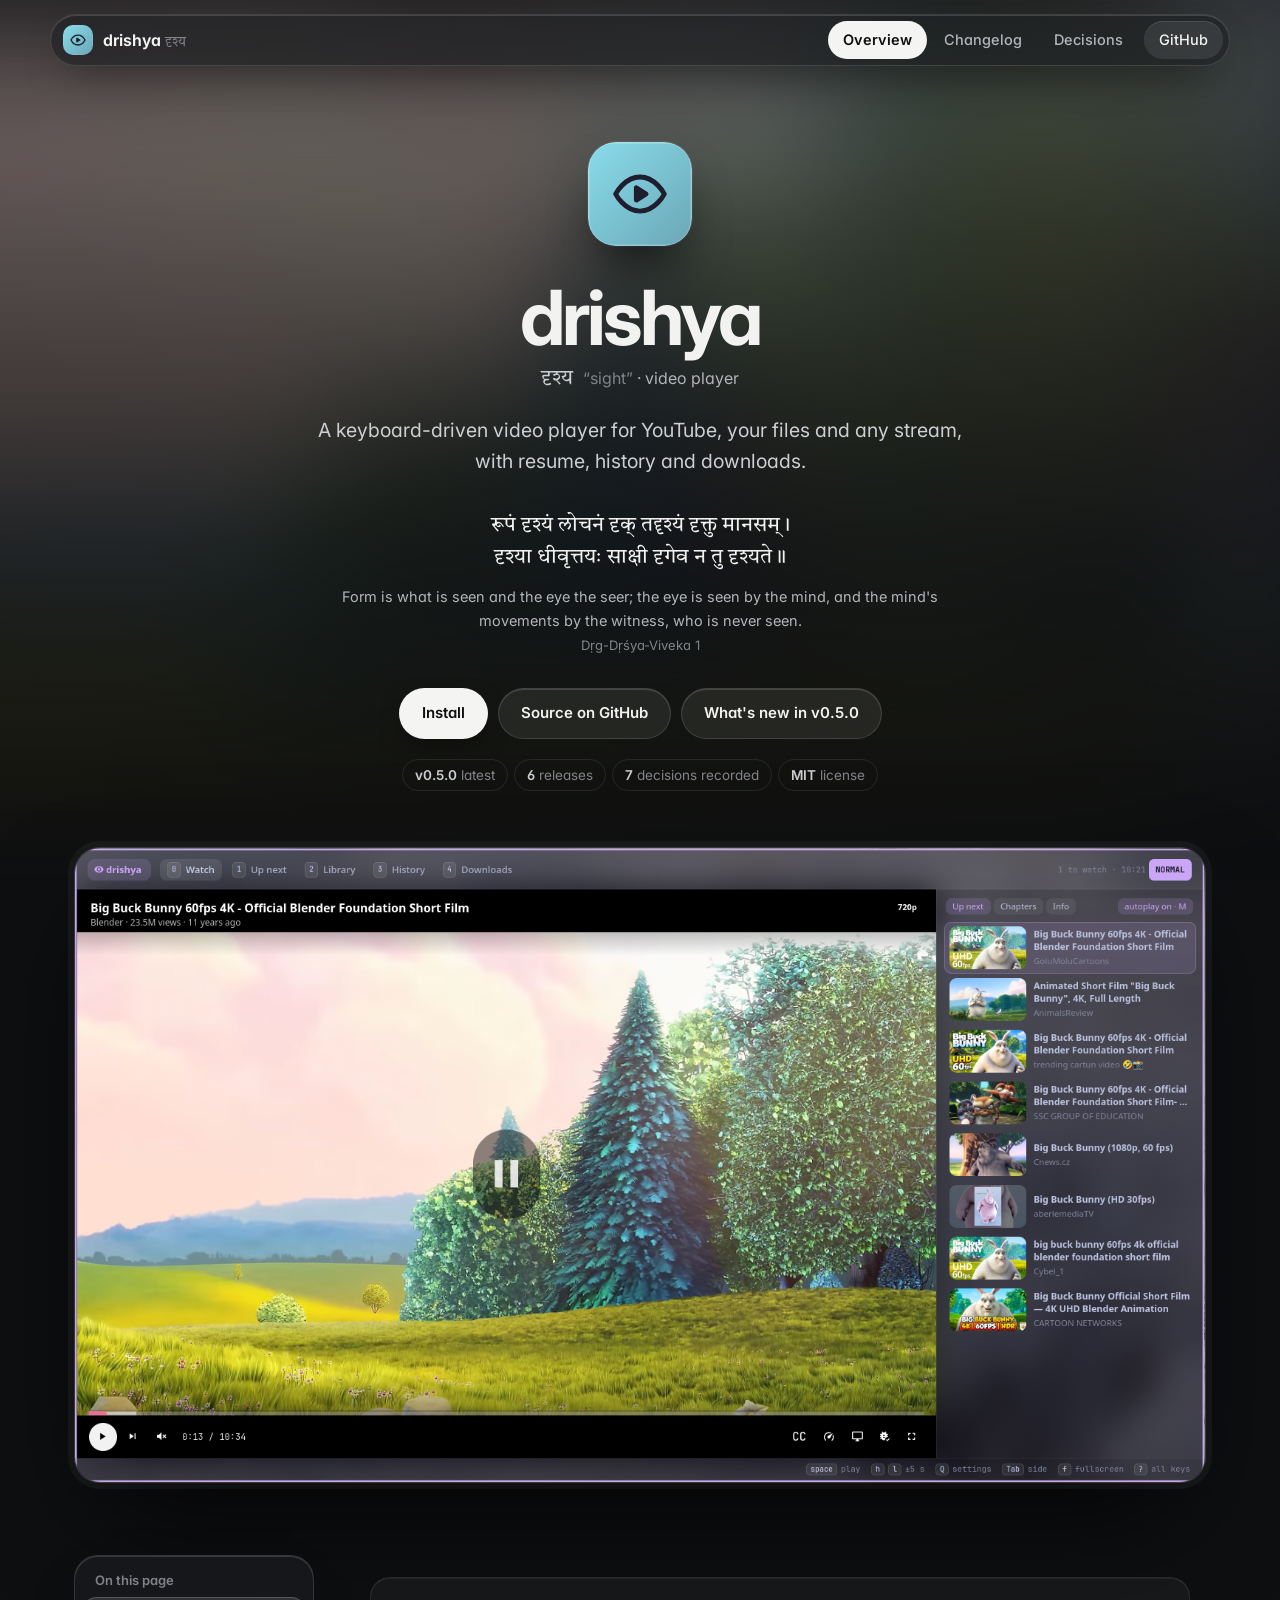
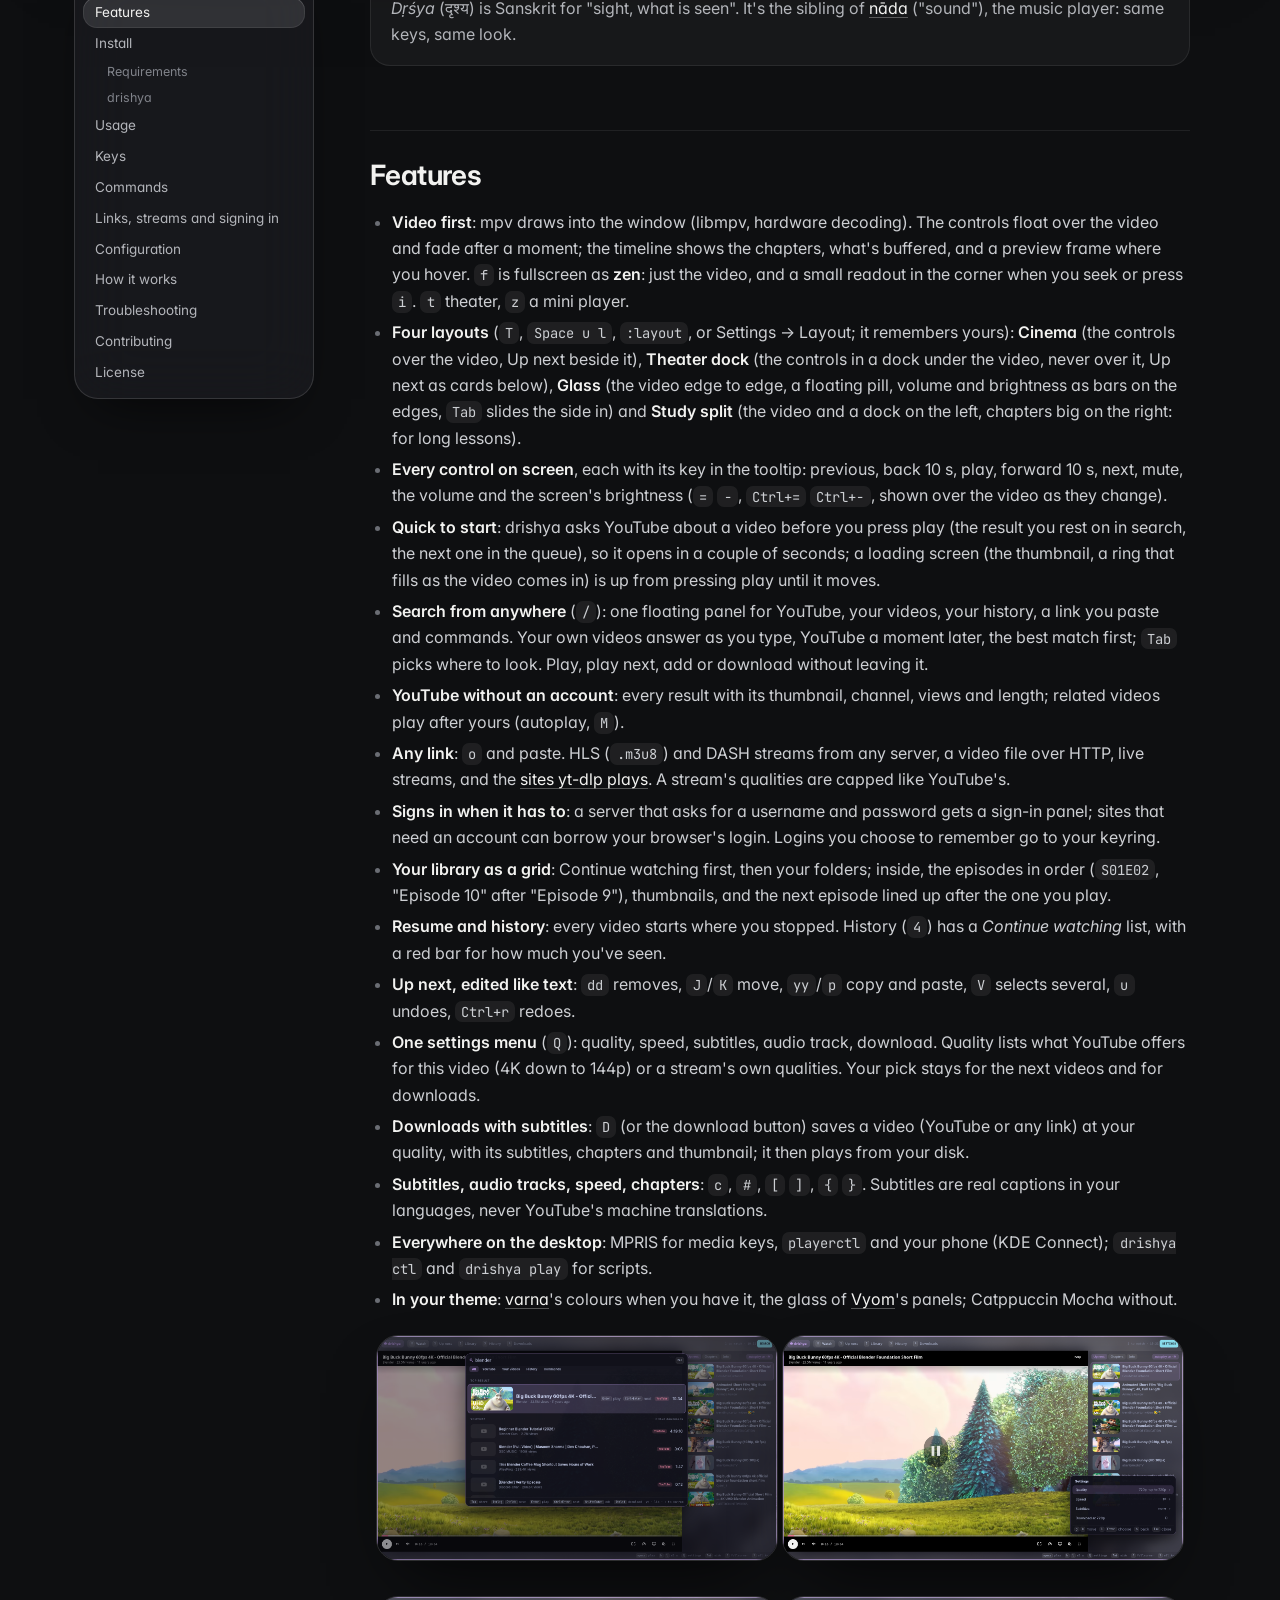
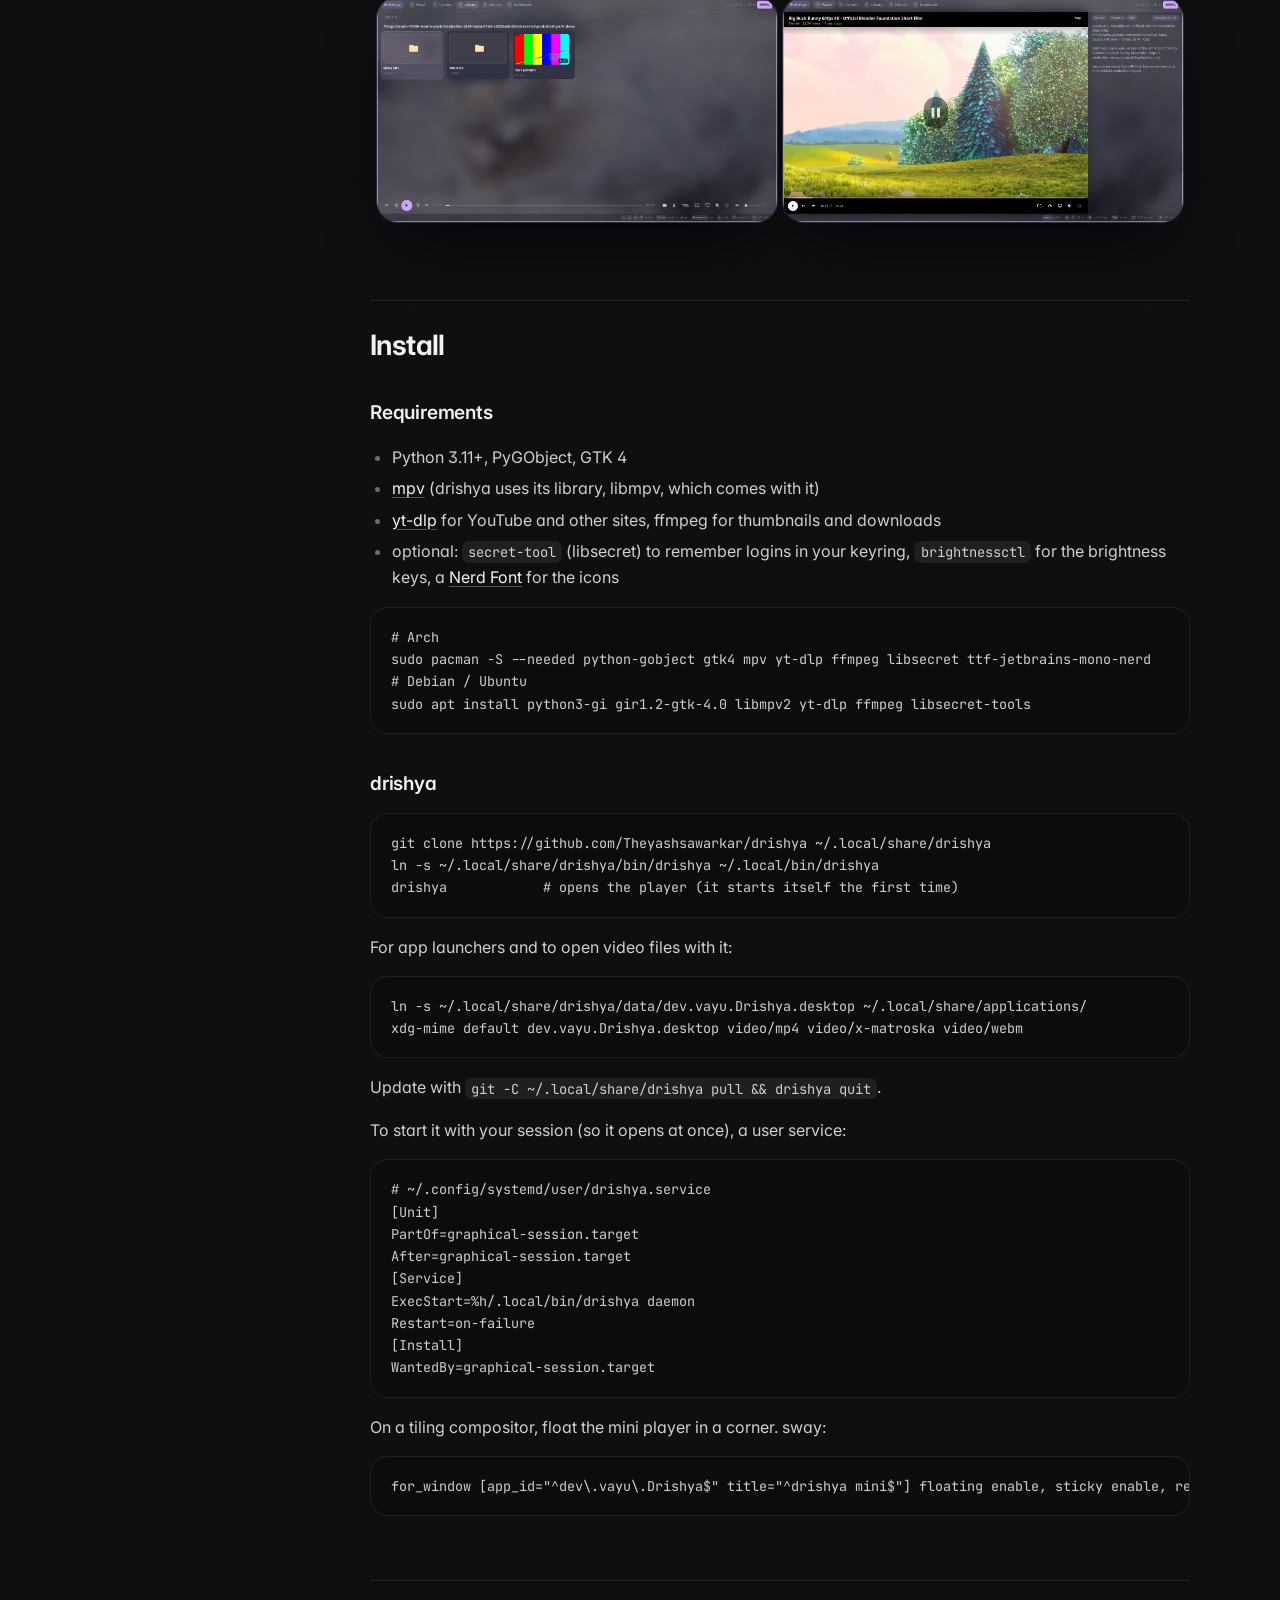
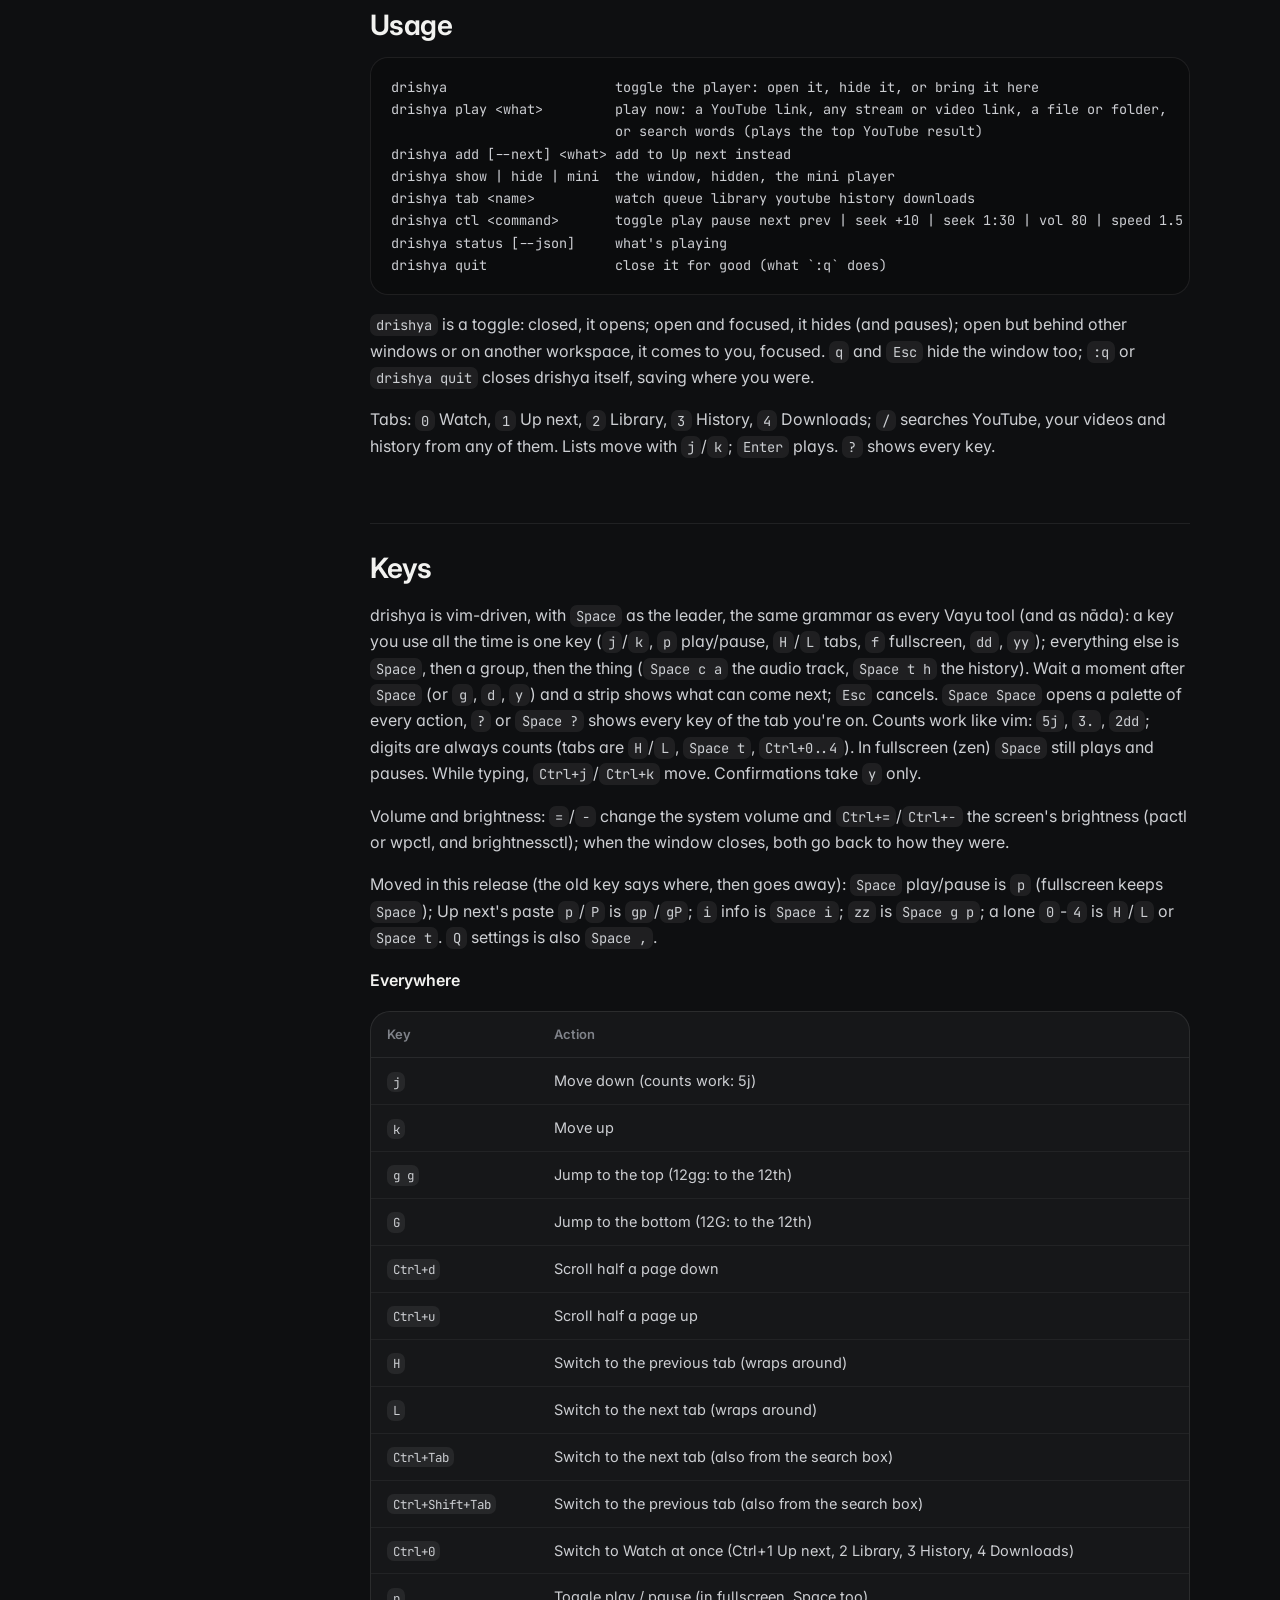
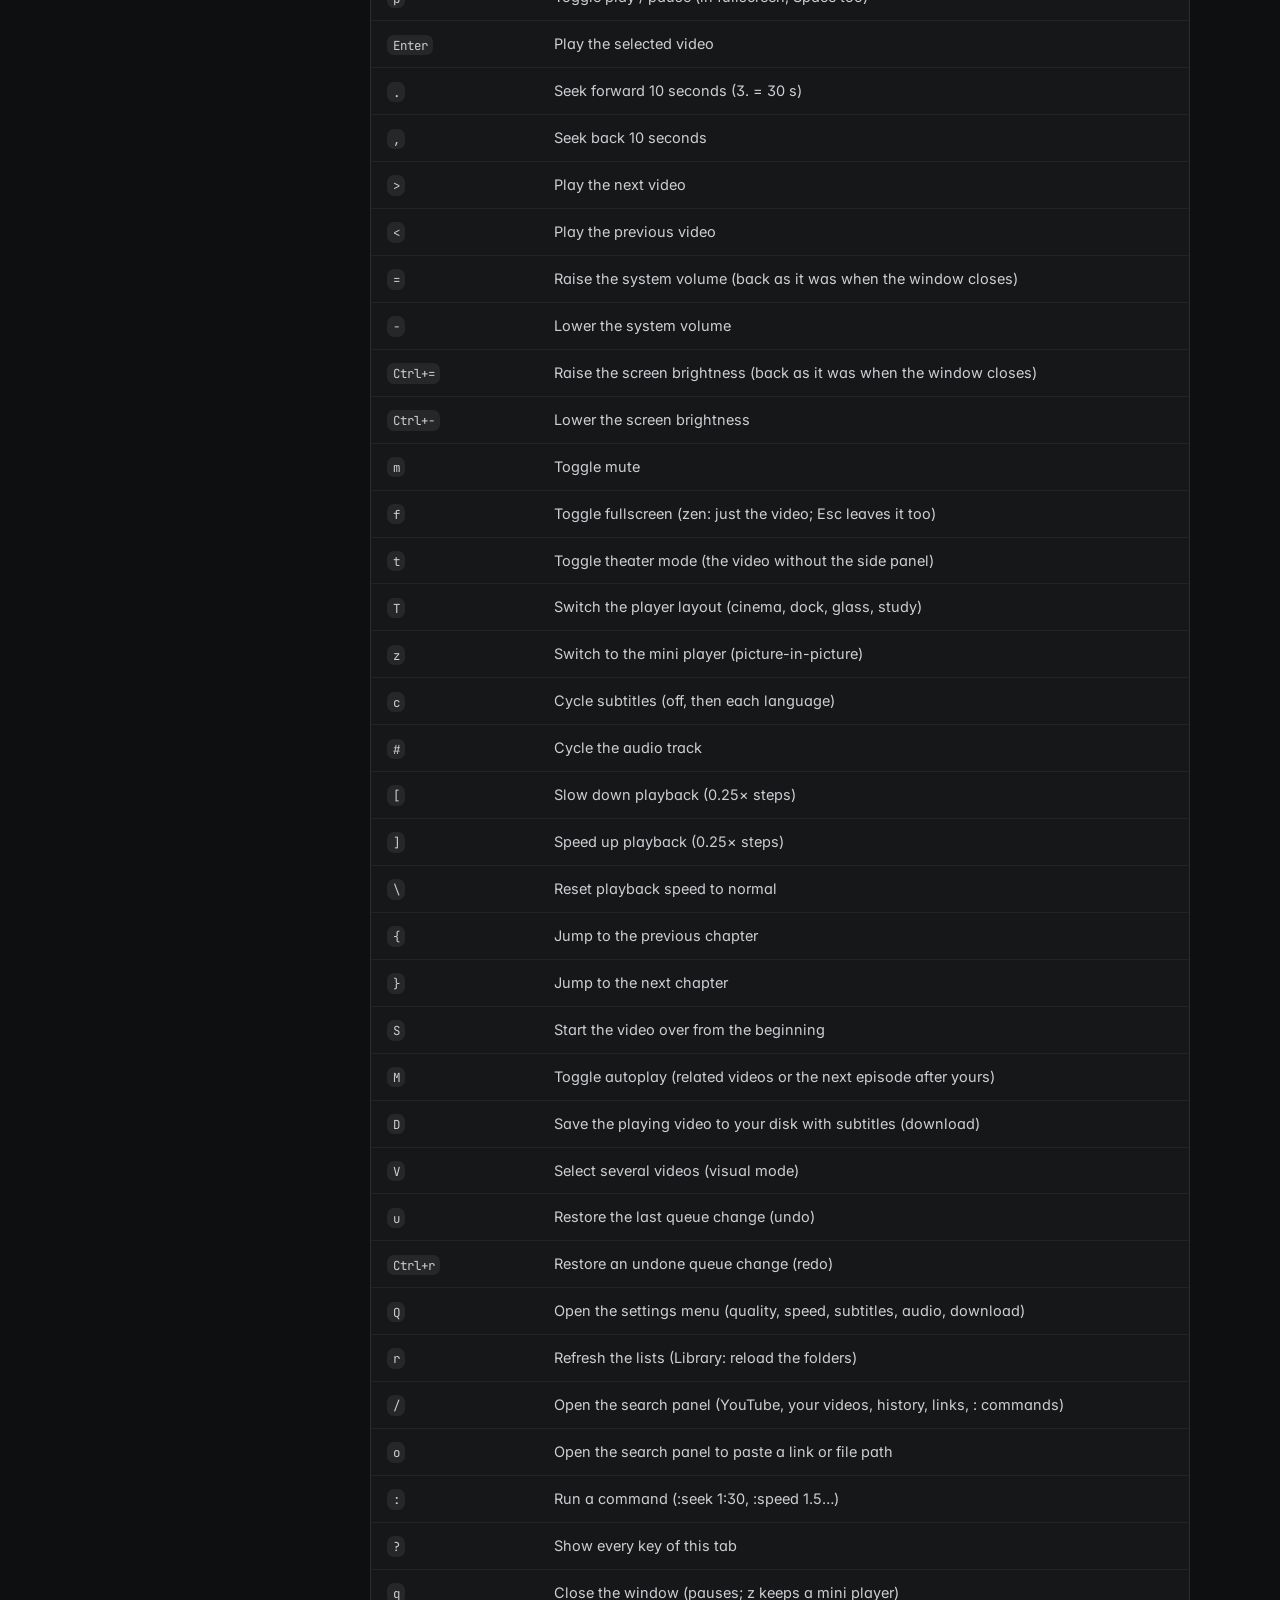
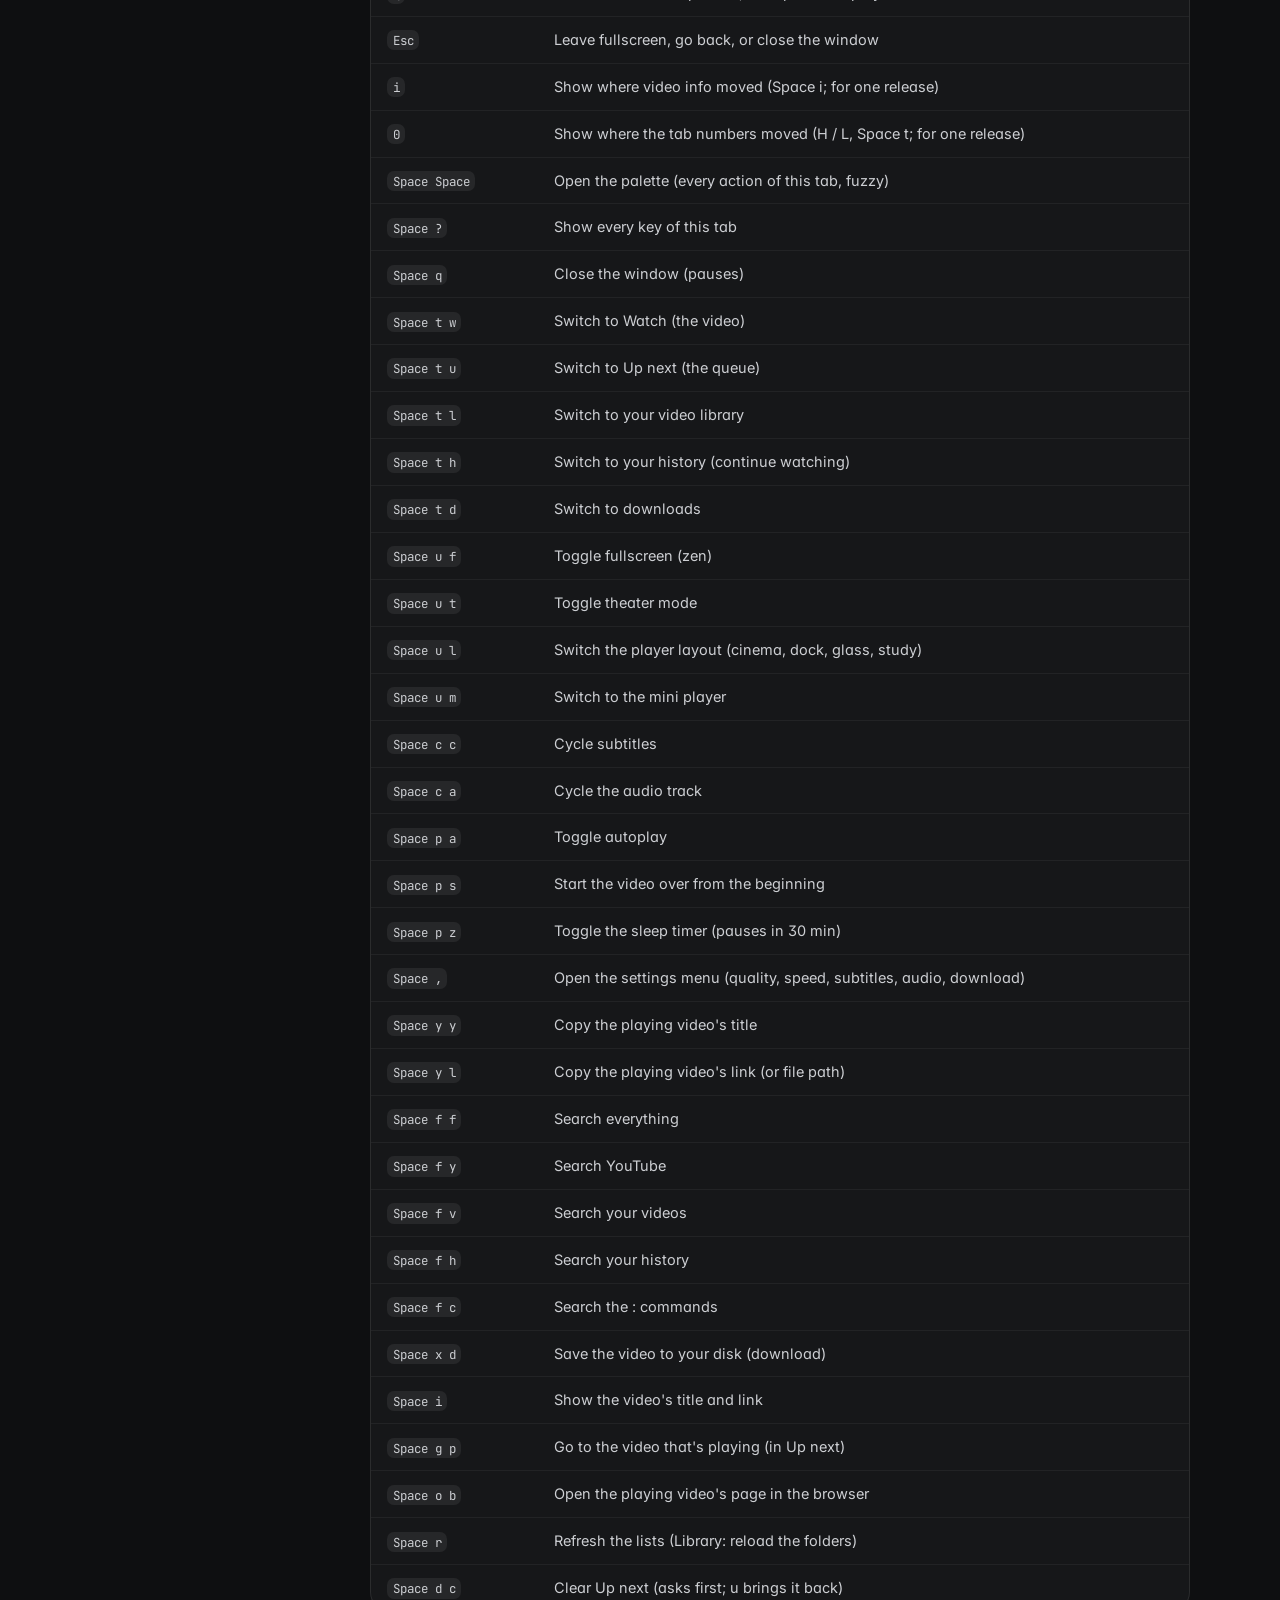
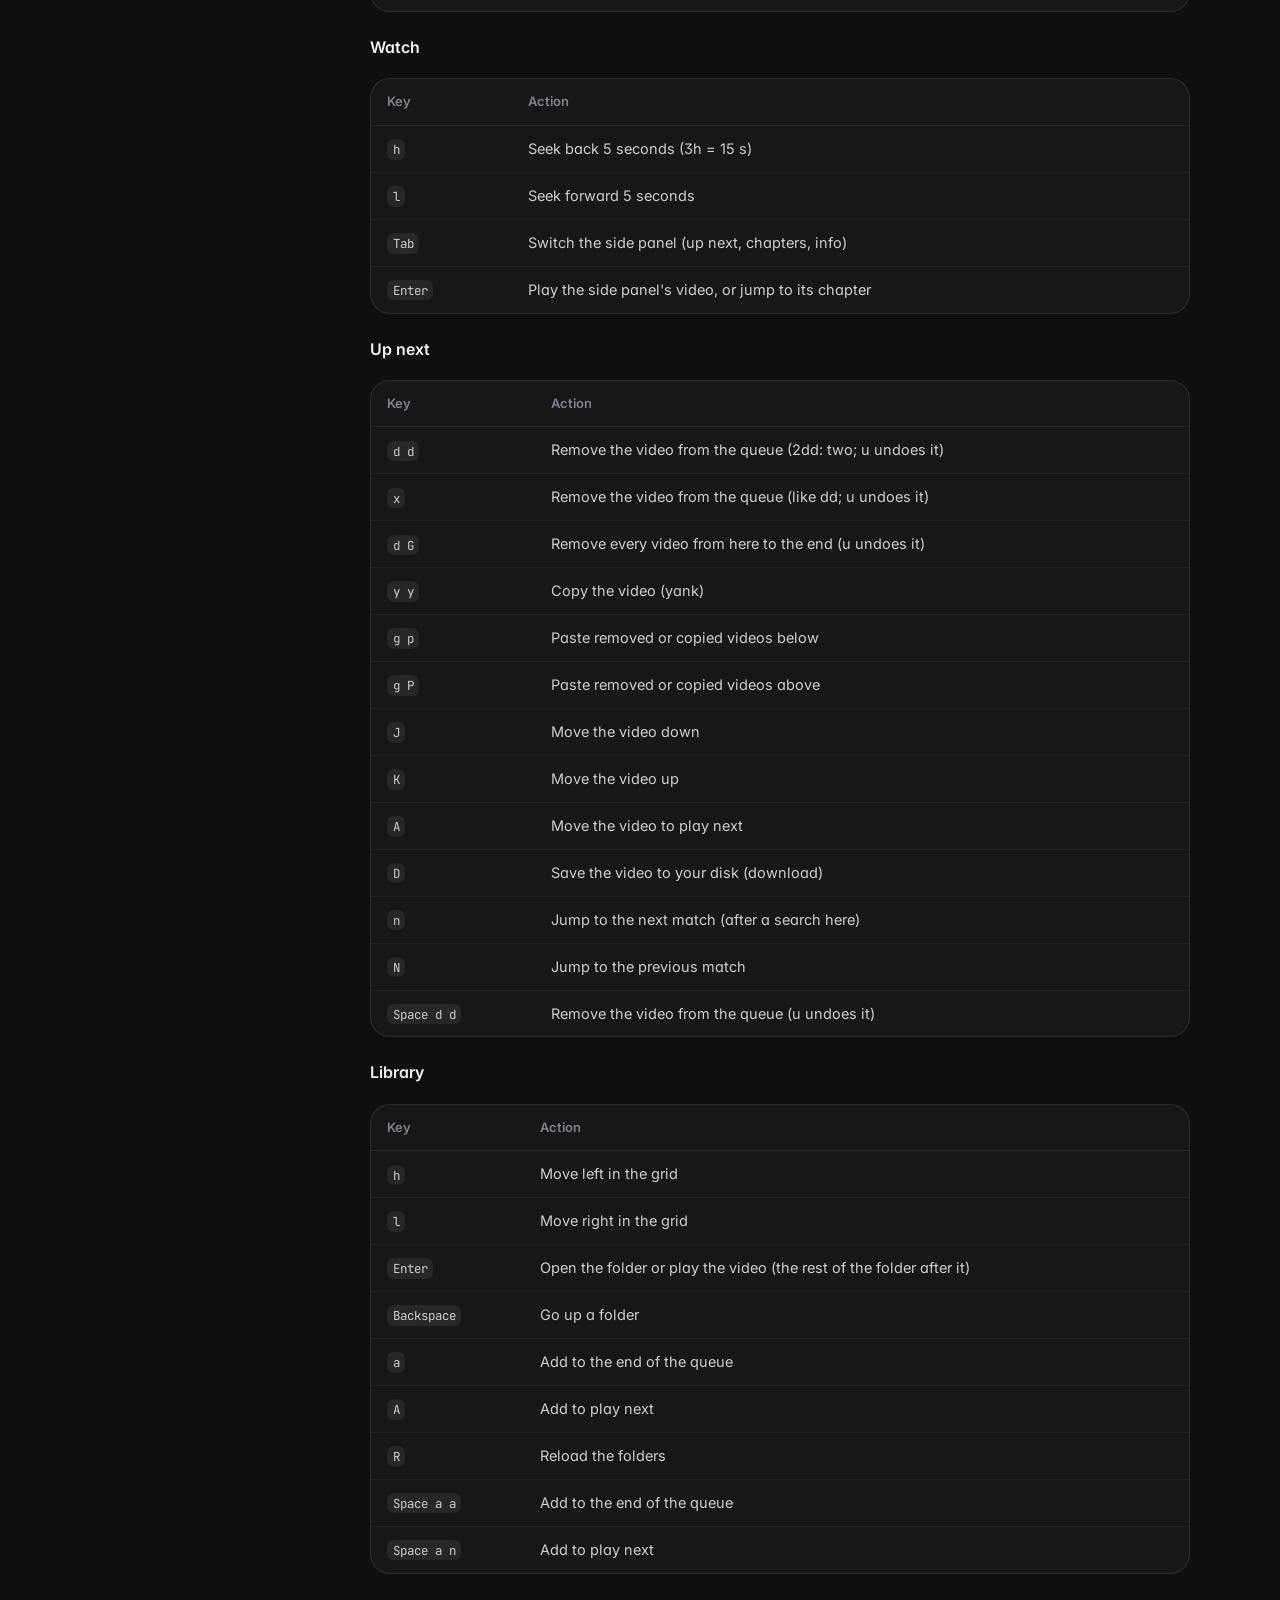
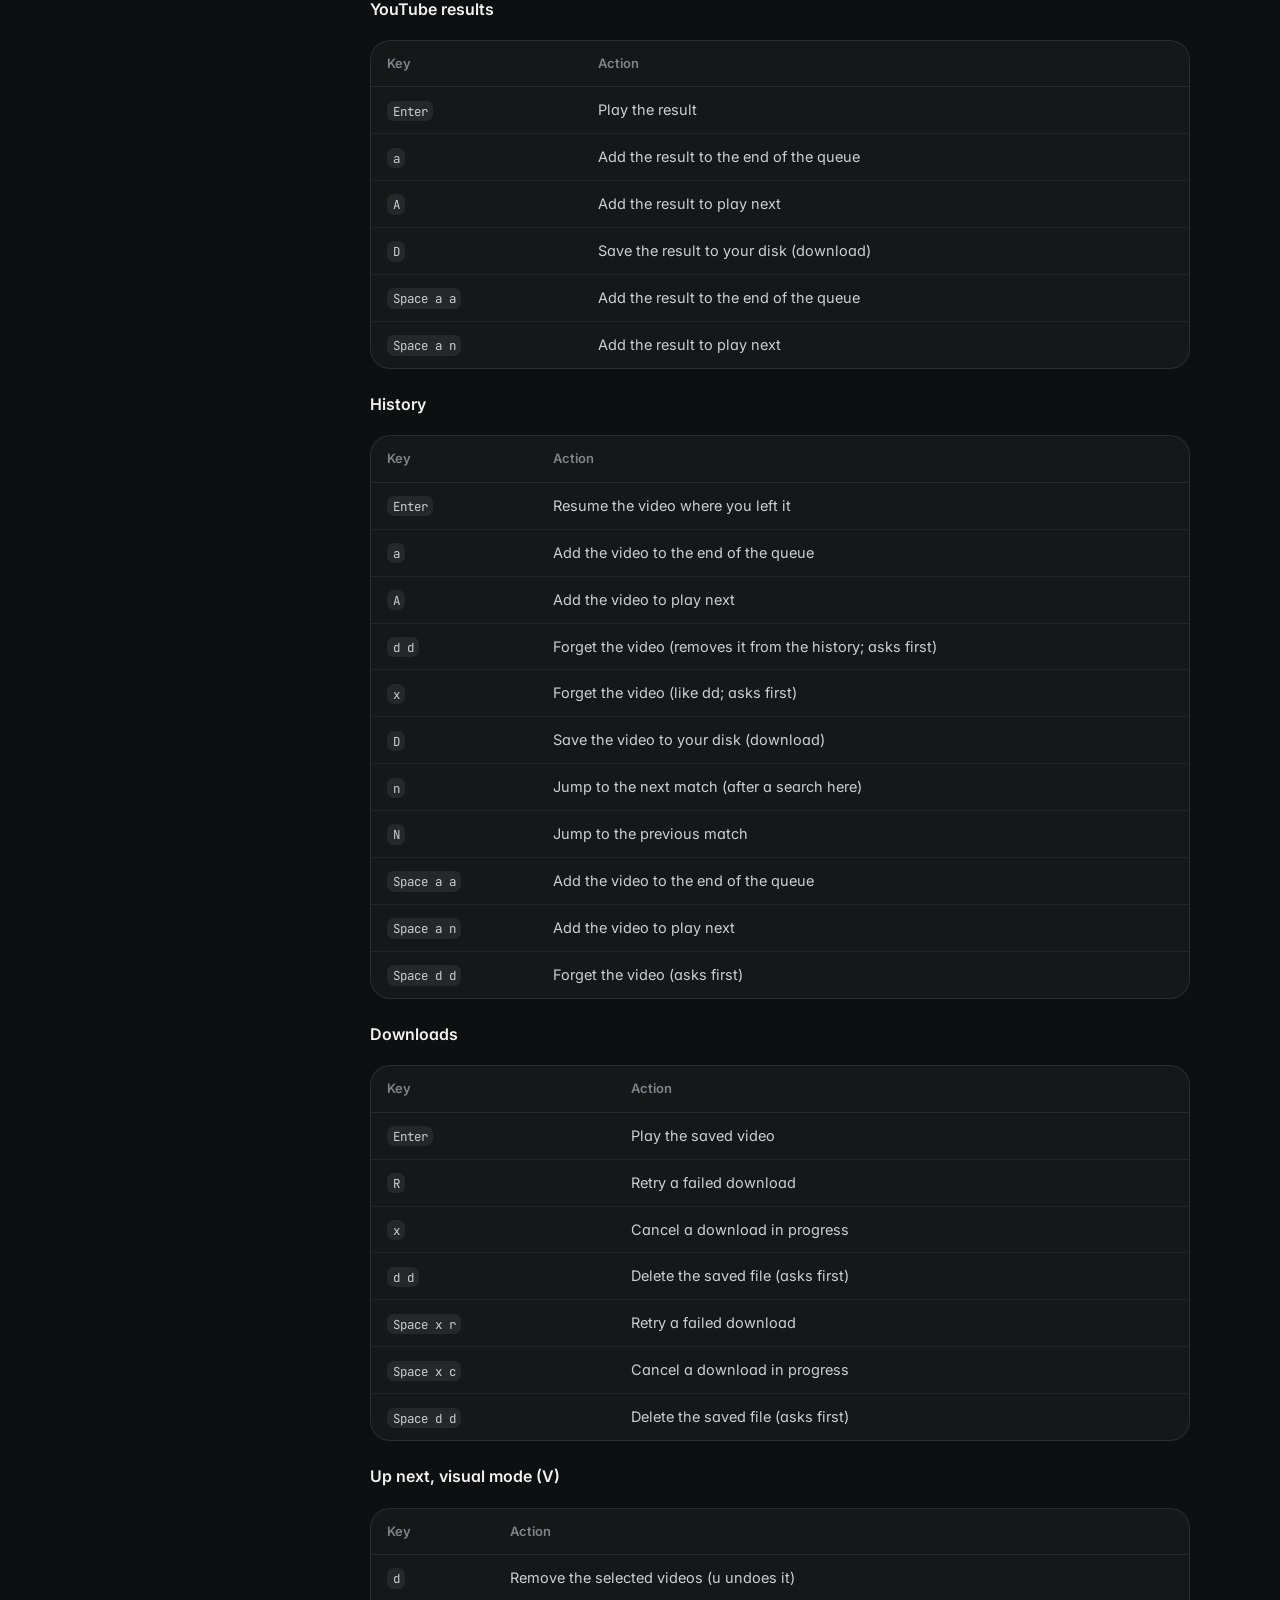
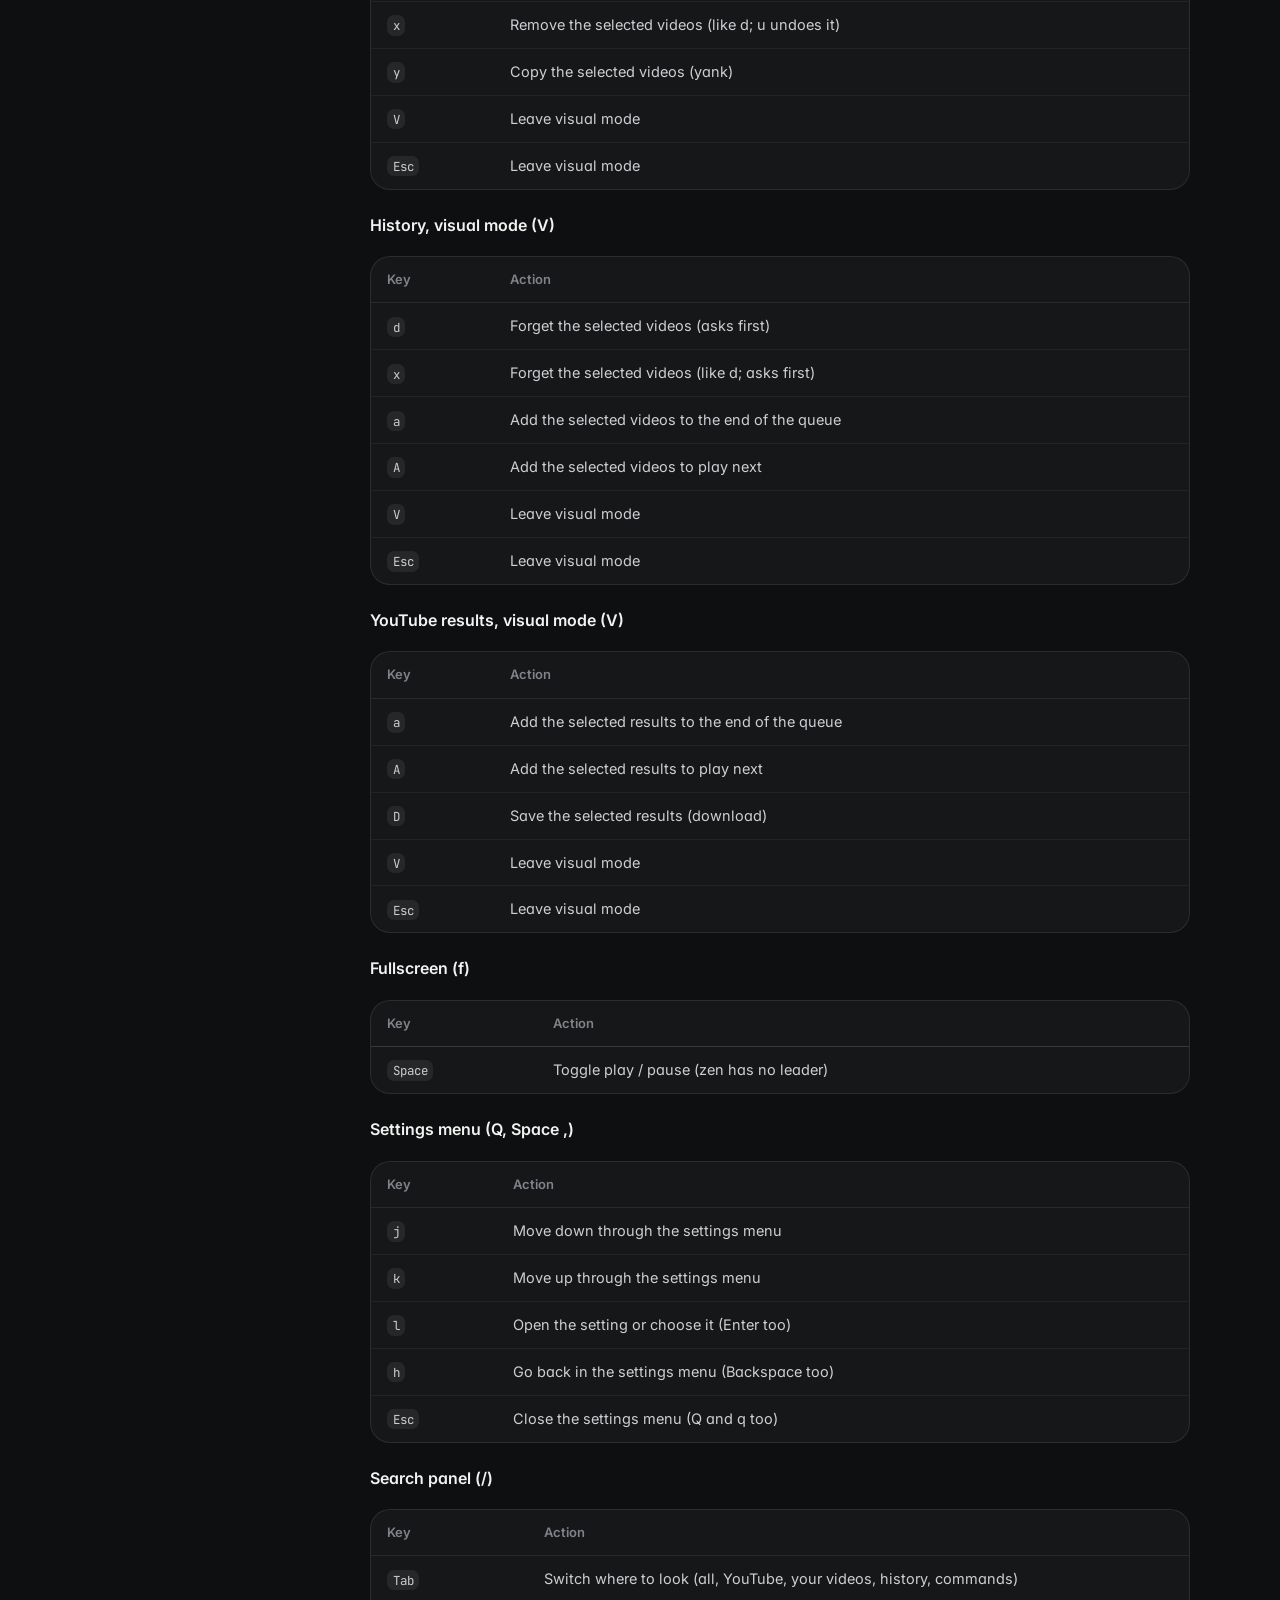
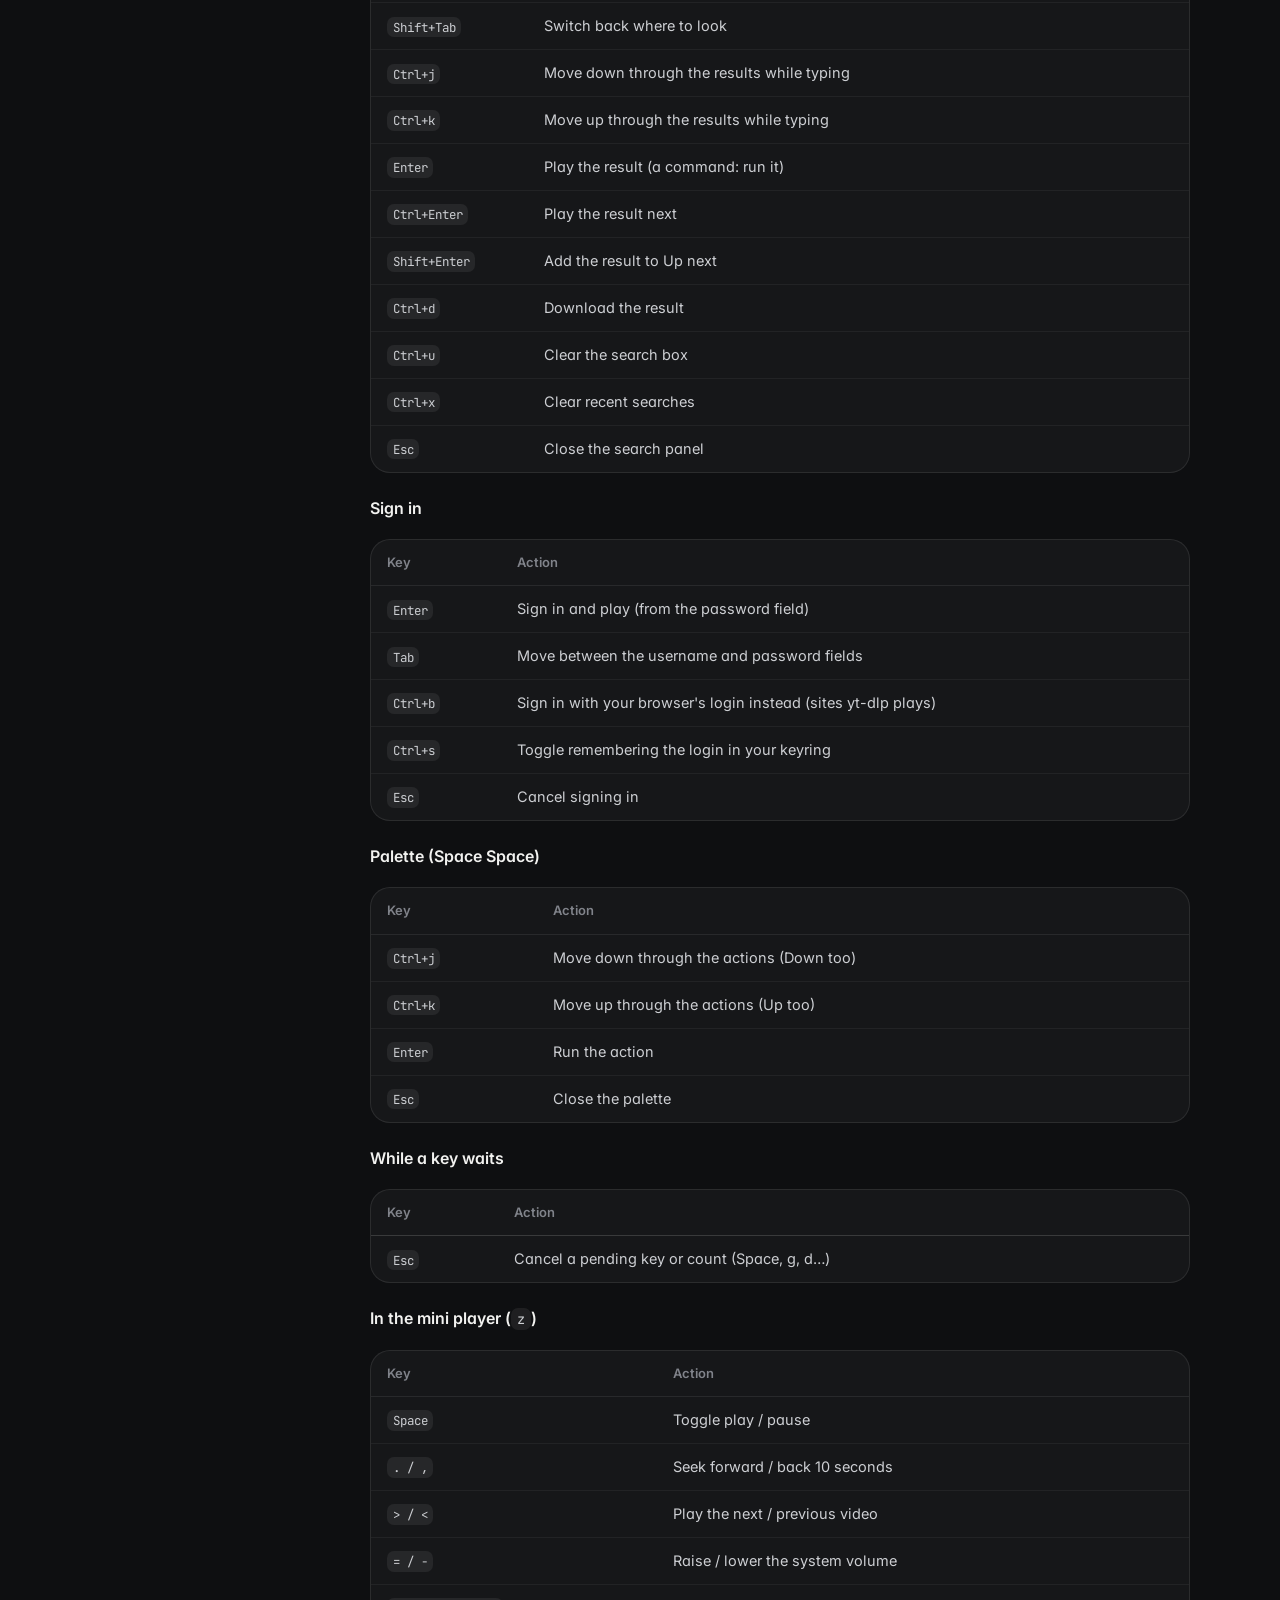
<file: docs/index.html>
<!doctype html>
<html lang="en">
<head>
<meta charset="utf-8">
<meta name="viewport" content="width=device-width, initial-scale=1">
<title>drishya · A keyboard-driven video player for YouTube, your files and any stream, with resume, history and downloads.</title>
<meta name="description" content="A keyboard-driven video player for YouTube, your files and any stream, with resume, history and downloads.">
<meta property="og:title" content="drishya · A keyboard-driven video player for YouTube, your files and any stream, with resume, history and downloads.">
<meta property="og:description" content="A keyboard-driven video player for YouTube, your files and any stream, with resume, history and downloads.">
<meta name="theme-color" content="#0e0f11">
<link rel="icon" href="assets/logo.svg" type="image/svg+xml">
<link rel="preconnect" href="https://fonts.googleapis.com">
<link rel="preconnect" href="https://fonts.gstatic.com" crossorigin>
<link href="https://fonts.googleapis.com/css2?family=Inter:wght@400;500;600;700&family=JetBrains+Mono:wght@400;500;600&family=Tiro+Devanagari+Sanskrit&display=swap" rel="stylesheet">
<link rel="stylesheet" href="assets/site.css">
<style>:root{--tool:#8fd6ec}.backdrop:before{background-image:url("assets/screenshots/watch.png")}</style>
</head>
<body class="home">
<div class="backdrop" aria-hidden="true"></div>
<header class="top"><div class="in">
<a class="brand" href="index.html"><img src="assets/logo.svg" alt=""><span>drishya <small>दृश्य</small></span></a>
<nav><a href="index.html" class="on">Overview</a><a href="changelog.html" class="">Changelog</a><a href="adr/index.html" class=" hide">Decisions</a><a class="gh" href="https://github.com/Theyashsawarkar/drishya">GitHub</a></nav></div></header>
<header class="hero">
<img class="logo" src="assets/logo.svg" alt="drishya logo" width="104" height="104">
<h1>drishya</h1>
<div class="sa"><b lang="sa">दृश्य</b> <i>“sight”</i> · video player</div>
<p class="lead">A keyboard-driven video player for YouTube, your files and any stream, with resume, history and downloads.</p>
<figure class="shloka"><p lang="sa">रूपं दृश्यं लोचनं दृक् तद्दृश्यं दृक्तु मानसम् ।<br>दृश्या धीवृत्तयः साक्षी दृगेव न तु दृश्यते ॥</p><figcaption>Form is what is seen and the eye the seer; the eye is seen by the mind, and the mind&#x27;s movements by the witness, who is never seen. <cite>Dṛg-Dṛśya-Viveka 1</cite></figcaption></figure>
<div class="cta"><a class="btn primary" href="#install">Install</a><a class="btn" href="https://github.com/Theyashsawarkar/drishya">Source on GitHub</a><a class="btn" href="changelog.html">What's new in v0.5.0</a></div>
<div class="meta"><span><b>v0.5.0</b> latest</span><span><b>6</b> releases</span><span><b>7</b> decisions recorded</span><span><b>MIT</b> license</span></div>
</header>
<figure class="shot"><img src="assets/screenshots/watch.png" alt="Watching a YouTube video: the video on the left, its title, channel and views, quality and chapter on the right with what plays next, the controls and keys below" fetchpriority="high"></figure>
<div class="wrap"><aside class="toc"><b>On this page</b><a class="l2" href="#features">Features</a><a class="l2" href="#install">Install</a><a class="l3" href="#requirements">Requirements</a><a class="l3" href="#drishya">drishya</a><a class="l2" href="#usage">Usage</a><a class="l2" href="#keys">Keys</a><a class="l2" href="#commands">Commands</a><a class="l2" href="#links-streams-and-signing-in">Links, streams and signing in</a><a class="l2" href="#configuration">Configuration</a><a class="l2" href="#how-it-works">How it works</a><a class="l2" href="#troubleshooting">Troubleshooting</a><a class="l2" href="#contributing">Contributing</a><a class="l2" href="#license">License</a></aside><article>
<blockquote><p><em>Dṛśya</em> (दृश्य) is Sanskrit for "sight, what is seen". It's the sibling of <a href="https://github.com/Theyashsawarkar/nada">nāda</a> ("sound"), the music player: same keys, same look.</p></blockquote>
<h2 id="features"><a class="anchor" href="#features">#</a>Features</h2>
<ul><li><strong>Video first</strong>: mpv draws into the window (libmpv, hardware decoding). The controls float over the video and fade after a moment; the timeline shows the chapters, what's buffered, and a preview frame where you hover. <code>f</code> is fullscreen as <strong>zen</strong>: just the video, and a small readout in the corner when you seek or press <code>i</code>. <code>t</code> theater, <code>z</code> a mini player.</li><li><strong>Four layouts</strong> (<code>T</code>, <code>Space u l</code>, <code>:layout</code>, or Settings → Layout; it remembers yours): <strong>Cinema</strong> (the controls over the video, Up next beside it), <strong>Theater dock</strong> (the controls in a dock under the video, never over it, Up next as cards below), <strong>Glass</strong> (the video edge to edge, a floating pill, volume and brightness as bars on the edges, <code>Tab</code> slides the side in) and <strong>Study split</strong> (the video and a dock on the left, chapters big on the right: for long lessons).</li><li><strong>Every control on screen</strong>, each with its key in the tooltip: previous, back 10 s, play, forward 10 s, next, mute, the volume and the screen's brightness (<code>=</code> <code>-</code>, <code>Ctrl+=</code> <code>Ctrl+-</code>, shown over the video as they change).</li><li><strong>Quick to start</strong>: drishya asks YouTube about a video before you press play (the result you rest on in search, the next one in the queue), so it opens in a couple of seconds; a loading screen (the thumbnail, a ring that fills as the video comes in) is up from pressing play until it moves.</li><li><strong>Search from anywhere</strong> (<code>/</code>): one floating panel for YouTube, your videos, your history, a link you paste and commands. Your own videos answer as you type, YouTube a moment later, the best match first; <code>Tab</code> picks where to look. Play, play next, add or download without leaving it.</li><li><strong>YouTube without an account</strong>: every result with its thumbnail, channel, views and length; related videos play after yours (autoplay, <code>M</code>).</li><li><strong>Any link</strong>: <code>o</code> and paste. HLS (<code>.m3u8</code>) and DASH streams from any server, a video file over HTTP, live streams, and the <a href="https://github.com/yt-dlp/yt-dlp/blob/master/supportedsites.md">sites yt-dlp plays</a>. A stream's qualities are capped like YouTube's.</li><li><strong>Signs in when it has to</strong>: a server that asks for a username and password gets a sign-in panel; sites that need an account can borrow your browser's login. Logins you choose to remember go to your keyring.</li><li><strong>Your library as a grid</strong>: Continue watching first, then your folders; inside, the episodes in order (<code>S01E02</code>, "Episode 10" after "Episode 9"), thumbnails, and the next episode lined up after the one you play.</li><li><strong>Resume and history</strong>: every video starts where you stopped. History (<code>4</code>) has a <em>Continue watching</em> list, with a red bar for how much you've seen.</li><li><strong>Up next, edited like text</strong>: <code>dd</code> removes, <code>J</code>/<code>K</code> move, <code>yy</code>/<code>p</code> copy and paste, <code>V</code> selects several, <code>u</code> undoes, <code>Ctrl+r</code> redoes.</li><li><strong>One settings menu</strong> (<code>Q</code>): quality, speed, subtitles, audio track, download. Quality lists what YouTube offers for this video (4K down to 144p) or a stream's own qualities. Your pick stays for the next videos and for downloads.</li><li><strong>Downloads with subtitles</strong>: <code>D</code> (or the download button) saves a video (YouTube or any link) at your quality, with its subtitles, chapters and thumbnail; it then plays from your disk.</li><li><strong>Subtitles, audio tracks, speed, chapters</strong>: <code>c</code>, <code>#</code>, <code>[</code> <code>]</code>, <code>{</code> <code>}</code>. Subtitles are real captions in your languages, never YouTube's machine translations.</li><li><strong>Everywhere on the desktop</strong>: MPRIS for media keys, <code>playerctl</code> and your phone (KDE Connect); <code>drishya ctl</code> and <code>drishya play</code> for scripts.</li><li><strong>In your theme</strong>: <a href="https://github.com/Theyashsawarkar/varna">varna</a>'s colours when you have it, the glass of <a href="https://github.com/Theyashsawarkar/vyom">Vyom</a>'s panels; Catppuccin Mocha without.</li></ul>
<p align="center">
  <img alt="The search panel: the top result from YouTube with its thumbnail, more results, and the keys" src="assets/screenshots/search.png" width="49%">
  <img alt="The settings menu over the video: quality, speed, subtitles" src="assets/screenshots/settings.png" width="49%">
</p>
<p align="center">
  <img alt="The library as a grid: folders and videos with thumbnails and lengths" src="assets/screenshots/library.png" width="49%">
  <img alt="Watch with the Info side panel: the video's link, views, date and description" src="assets/screenshots/info.png" width="49%">
</p>
<h2 id="install"><a class="anchor" href="#install">#</a>Install</h2>
<h3 id="requirements"><a class="anchor" href="#requirements">#</a>Requirements</h3>
<ul><li>Python 3.11+, PyGObject, GTK 4</li><li><a href="https://mpv.io">mpv</a> (drishya uses its library, libmpv, which comes with it)</li><li><a href="https://github.com/yt-dlp/yt-dlp">yt-dlp</a> for YouTube and other sites, ffmpeg for thumbnails and downloads</li><li>optional: <code>secret-tool</code> (libsecret) to remember logins in your keyring, <code>brightnessctl</code> for the brightness keys, a <a href="https://www.nerdfonts.com">Nerd Font</a> for the icons</li></ul>
<pre class="code" data-lang="sh"><code># Arch
sudo pacman -S --needed python-gobject gtk4 mpv yt-dlp ffmpeg libsecret ttf-jetbrains-mono-nerd
# Debian / Ubuntu
sudo apt install python3-gi gir1.2-gtk-4.0 libmpv2 yt-dlp ffmpeg libsecret-tools</code></pre>
<h3 id="drishya"><a class="anchor" href="#drishya">#</a>drishya</h3>
<pre class="code" data-lang="sh"><code>git clone https://github.com/Theyashsawarkar/drishya ~/.local/share/drishya
ln -s ~/.local/share/drishya/bin/drishya ~/.local/bin/drishya
drishya            # opens the player (it starts itself the first time)</code></pre>
<p>For app launchers and to open video files with it:</p>
<pre class="code" data-lang="sh"><code>ln -s ~/.local/share/drishya/data/dev.vayu.Drishya.desktop ~/.local/share/applications/
xdg-mime default dev.vayu.Drishya.desktop video/mp4 video/x-matroska video/webm</code></pre>
<p>Update with <code>git -C ~/.local/share/drishya pull &amp;&amp; drishya quit</code>.</p>
<p>To start it with your session (so it opens at once), a user service:</p>
<pre class="code" data-lang="ini"><code># ~/.config/systemd/user/drishya.service
[Unit]
PartOf=graphical-session.target
After=graphical-session.target
[Service]
ExecStart=%h/.local/bin/drishya daemon
Restart=on-failure
[Install]
WantedBy=graphical-session.target</code></pre>
<p>On a tiling compositor, float the mini player in a corner. sway:</p>
<pre class="code" data-lang=""><code>for_window [app_id=&quot;^dev\.vayu\.Drishya$&quot; title=&quot;^drishya mini$&quot;] floating enable, sticky enable, resize set 480 270, move position 1420 790</code></pre>
<h2 id="usage"><a class="anchor" href="#usage">#</a>Usage</h2>
<pre class="code" data-lang=""><code>drishya                     toggle the player: open it, hide it, or bring it here
drishya play &lt;what&gt;         play now: a YouTube link, any stream or video link, a file or folder,
                            or search words (plays the top YouTube result)
drishya add [--next] &lt;what&gt; add to Up next instead
drishya show | hide | mini  the window, hidden, the mini player
drishya tab &lt;name&gt;          watch queue library youtube history downloads
drishya ctl &lt;command&gt;       toggle play pause next prev | seek +10 | seek 1:30 | vol 80 | speed 1.5 | layout dock
drishya status [--json]     what&#x27;s playing
drishya quit                close it for good (what `:q` does)</code></pre>
<p><code>drishya</code> is a toggle: closed, it opens; open and focused, it hides (and pauses); open but behind other windows or on another workspace, it comes to you, focused. <code>q</code> and <code>Esc</code> hide the window too; <code>:q</code> or <code>drishya quit</code> closes drishya itself, saving where you were.</p>
<p>Tabs: <code>0</code> Watch, <code>1</code> Up next, <code>2</code> Library, <code>3</code> History, <code>4</code> Downloads; <code>/</code> searches YouTube, your videos and history from any of them. Lists move with <code>j</code>/<code>k</code>; <code>Enter</code> plays. <code>?</code> shows every key.</p>
<h2 id="keys"><a class="anchor" href="#keys">#</a>Keys</h2>
<p>drishya is vim-driven, with <code>Space</code> as the leader, the same grammar as every Vayu tool (and as nāda): a key you use all the time is one key (<code>j</code>/<code>k</code>, <code>p</code> play/pause, <code>H</code>/<code>L</code> tabs, <code>f</code> fullscreen, <code>dd</code>, <code>yy</code>); everything else is <code>Space</code>, then a group, then the thing (<code>Space c a</code> the audio track, <code>Space t h</code> the history). Wait a moment after <code>Space</code> (or <code>g</code>, <code>d</code>, <code>y</code>) and a strip shows what can come next; <code>Esc</code> cancels. <code>Space Space</code> opens a palette of every action, <code>?</code> or <code>Space ?</code> shows every key of the tab you're on. Counts work like vim: <code>5j</code>, <code>3.</code>, <code>2dd</code>; digits are always counts (tabs are <code>H</code>/<code>L</code>, <code>Space t</code>, <code>Ctrl+0..4</code>). In fullscreen (zen) <code>Space</code> still plays and pauses. While typing, <code>Ctrl+j</code>/<code>Ctrl+k</code> move. Confirmations take <code>y</code> only.</p>
<p>Volume and brightness: <code>=</code>/<code>-</code> change the system volume and <code>Ctrl+=</code>/<code>Ctrl+-</code> the screen's brightness (pactl or wpctl, and brightnessctl); when the window closes, both go back to how they were.</p>
<p>Moved in this release (the old key says where, then goes away): <code>Space</code> play/pause is <code>p</code> (fullscreen keeps <code>Space</code>); Up next's paste <code>p</code>/<code>P</code> is <code>gp</code>/<code>gP</code>; <code>i</code> info is <code>Space i</code>; <code>zz</code> is <code>Space g p</code>; a lone <code>0</code>-<code>4</code> is <code>H</code>/<code>L</code> or <code>Space t</code>. <code>Q</code> settings is also <code>Space ,</code>.</p>
<!-- keys: generated by scripts/keybinds.py from the keymap; don't edit by hand -->
<p><strong>Everywhere</strong></p>
<div class="table"><table><thead><tr><th>Key</th><th>Action</th></tr></thead><tbody><tr><td><code>j</code></td><td>Move down (counts work: 5j)</td></tr><tr><td><code>k</code></td><td>Move up</td></tr><tr><td><code>g g</code></td><td>Jump to the top (12gg: to the 12th)</td></tr><tr><td><code>G</code></td><td>Jump to the bottom (12G: to the 12th)</td></tr><tr><td><code>Ctrl+d</code></td><td>Scroll half a page down</td></tr><tr><td><code>Ctrl+u</code></td><td>Scroll half a page up</td></tr><tr><td><code>H</code></td><td>Switch to the previous tab (wraps around)</td></tr><tr><td><code>L</code></td><td>Switch to the next tab (wraps around)</td></tr><tr><td><code>Ctrl+Tab</code></td><td>Switch to the next tab (also from the search box)</td></tr><tr><td><code>Ctrl+Shift+Tab</code></td><td>Switch to the previous tab (also from the search box)</td></tr><tr><td><code>Ctrl+0</code></td><td>Switch to Watch at once (Ctrl+1 Up next, 2 Library, 3 History, 4 Downloads)</td></tr><tr><td><code>p</code></td><td>Toggle play / pause (in fullscreen, Space too)</td></tr><tr><td><code>Enter</code></td><td>Play the selected video</td></tr><tr><td><code>.</code></td><td>Seek forward 10 seconds (3. = 30 s)</td></tr><tr><td><code>,</code></td><td>Seek back 10 seconds</td></tr><tr><td><code>&gt;</code></td><td>Play the next video</td></tr><tr><td><code>&lt;</code></td><td>Play the previous video</td></tr><tr><td><code>=</code></td><td>Raise the system volume (back as it was when the window closes)</td></tr><tr><td><code>-</code></td><td>Lower the system volume</td></tr><tr><td><code>Ctrl+=</code></td><td>Raise the screen brightness (back as it was when the window closes)</td></tr><tr><td><code>Ctrl+-</code></td><td>Lower the screen brightness</td></tr><tr><td><code>m</code></td><td>Toggle mute</td></tr><tr><td><code>f</code></td><td>Toggle fullscreen (zen: just the video; Esc leaves it too)</td></tr><tr><td><code>t</code></td><td>Toggle theater mode (the video without the side panel)</td></tr><tr><td><code>T</code></td><td>Switch the player layout (cinema, dock, glass, study)</td></tr><tr><td><code>z</code></td><td>Switch to the mini player (picture-in-picture)</td></tr><tr><td><code>c</code></td><td>Cycle subtitles (off, then each language)</td></tr><tr><td><code>#</code></td><td>Cycle the audio track</td></tr><tr><td><code>[</code></td><td>Slow down playback (0.25× steps)</td></tr><tr><td><code>]</code></td><td>Speed up playback (0.25× steps)</td></tr><tr><td><code>\</code></td><td>Reset playback speed to normal</td></tr><tr><td><code>{</code></td><td>Jump to the previous chapter</td></tr><tr><td><code>}</code></td><td>Jump to the next chapter</td></tr><tr><td><code>S</code></td><td>Start the video over from the beginning</td></tr><tr><td><code>M</code></td><td>Toggle autoplay (related videos or the next episode after yours)</td></tr><tr><td><code>D</code></td><td>Save the playing video to your disk with subtitles (download)</td></tr><tr><td><code>V</code></td><td>Select several videos (visual mode)</td></tr><tr><td><code>u</code></td><td>Restore the last queue change (undo)</td></tr><tr><td><code>Ctrl+r</code></td><td>Restore an undone queue change (redo)</td></tr><tr><td><code>Q</code></td><td>Open the settings menu (quality, speed, subtitles, audio, download)</td></tr><tr><td><code>r</code></td><td>Refresh the lists (Library: reload the folders)</td></tr><tr><td><code>/</code></td><td>Open the search panel (YouTube, your videos, history, links, : commands)</td></tr><tr><td><code>o</code></td><td>Open the search panel to paste a link or file path</td></tr><tr><td><code>:</code></td><td>Run a command (:seek 1:30, :speed 1.5…)</td></tr><tr><td><code>?</code></td><td>Show every key of this tab</td></tr><tr><td><code>q</code></td><td>Close the window (pauses; z keeps a mini player)</td></tr><tr><td><code>Esc</code></td><td>Leave fullscreen, go back, or close the window</td></tr><tr><td><code>i</code></td><td>Show where video info moved (Space i; for one release)</td></tr><tr><td><code>0</code></td><td>Show where the tab numbers moved (H / L, Space t; for one release)</td></tr><tr><td><code>Space Space</code></td><td>Open the palette (every action of this tab, fuzzy)</td></tr><tr><td><code>Space ?</code></td><td>Show every key of this tab</td></tr><tr><td><code>Space q</code></td><td>Close the window (pauses)</td></tr><tr><td><code>Space t w</code></td><td>Switch to Watch (the video)</td></tr><tr><td><code>Space t u</code></td><td>Switch to Up next (the queue)</td></tr><tr><td><code>Space t l</code></td><td>Switch to your video library</td></tr><tr><td><code>Space t h</code></td><td>Switch to your history (continue watching)</td></tr><tr><td><code>Space t d</code></td><td>Switch to downloads</td></tr><tr><td><code>Space u f</code></td><td>Toggle fullscreen (zen)</td></tr><tr><td><code>Space u t</code></td><td>Toggle theater mode</td></tr><tr><td><code>Space u l</code></td><td>Switch the player layout (cinema, dock, glass, study)</td></tr><tr><td><code>Space u m</code></td><td>Switch to the mini player</td></tr><tr><td><code>Space c c</code></td><td>Cycle subtitles</td></tr><tr><td><code>Space c a</code></td><td>Cycle the audio track</td></tr><tr><td><code>Space p a</code></td><td>Toggle autoplay</td></tr><tr><td><code>Space p s</code></td><td>Start the video over from the beginning</td></tr><tr><td><code>Space p z</code></td><td>Toggle the sleep timer (pauses in 30 min)</td></tr><tr><td><code>Space ,</code></td><td>Open the settings menu (quality, speed, subtitles, audio, download)</td></tr><tr><td><code>Space y y</code></td><td>Copy the playing video's title</td></tr><tr><td><code>Space y l</code></td><td>Copy the playing video's link (or file path)</td></tr><tr><td><code>Space f f</code></td><td>Search everything</td></tr><tr><td><code>Space f y</code></td><td>Search YouTube</td></tr><tr><td><code>Space f v</code></td><td>Search your videos</td></tr><tr><td><code>Space f h</code></td><td>Search your history</td></tr><tr><td><code>Space f c</code></td><td>Search the : commands</td></tr><tr><td><code>Space x d</code></td><td>Save the video to your disk (download)</td></tr><tr><td><code>Space i</code></td><td>Show the video's title and link</td></tr><tr><td><code>Space g p</code></td><td>Go to the video that's playing (in Up next)</td></tr><tr><td><code>Space o b</code></td><td>Open the playing video's page in the browser</td></tr><tr><td><code>Space r</code></td><td>Refresh the lists (Library: reload the folders)</td></tr><tr><td><code>Space d c</code></td><td>Clear Up next (asks first; u brings it back)</td></tr></tbody></table></div>
<p><strong>Watch</strong></p>
<div class="table"><table><thead><tr><th>Key</th><th>Action</th></tr></thead><tbody><tr><td><code>h</code></td><td>Seek back 5 seconds (3h = 15 s)</td></tr><tr><td><code>l</code></td><td>Seek forward 5 seconds</td></tr><tr><td><code>Tab</code></td><td>Switch the side panel (up next, chapters, info)</td></tr><tr><td><code>Enter</code></td><td>Play the side panel's video, or jump to its chapter</td></tr></tbody></table></div>
<p><strong>Up next</strong></p>
<div class="table"><table><thead><tr><th>Key</th><th>Action</th></tr></thead><tbody><tr><td><code>d d</code></td><td>Remove the video from the queue (2dd: two; u undoes it)</td></tr><tr><td><code>x</code></td><td>Remove the video from the queue (like dd; u undoes it)</td></tr><tr><td><code>d G</code></td><td>Remove every video from here to the end (u undoes it)</td></tr><tr><td><code>y y</code></td><td>Copy the video (yank)</td></tr><tr><td><code>g p</code></td><td>Paste removed or copied videos below</td></tr><tr><td><code>g P</code></td><td>Paste removed or copied videos above</td></tr><tr><td><code>J</code></td><td>Move the video down</td></tr><tr><td><code>K</code></td><td>Move the video up</td></tr><tr><td><code>A</code></td><td>Move the video to play next</td></tr><tr><td><code>D</code></td><td>Save the video to your disk (download)</td></tr><tr><td><code>n</code></td><td>Jump to the next match (after a search here)</td></tr><tr><td><code>N</code></td><td>Jump to the previous match</td></tr><tr><td><code>Space d d</code></td><td>Remove the video from the queue (u undoes it)</td></tr></tbody></table></div>
<p><strong>Library</strong></p>
<div class="table"><table><thead><tr><th>Key</th><th>Action</th></tr></thead><tbody><tr><td><code>h</code></td><td>Move left in the grid</td></tr><tr><td><code>l</code></td><td>Move right in the grid</td></tr><tr><td><code>Enter</code></td><td>Open the folder or play the video (the rest of the folder after it)</td></tr><tr><td><code>Backspace</code></td><td>Go up a folder</td></tr><tr><td><code>a</code></td><td>Add to the end of the queue</td></tr><tr><td><code>A</code></td><td>Add to play next</td></tr><tr><td><code>R</code></td><td>Reload the folders</td></tr><tr><td><code>Space a a</code></td><td>Add to the end of the queue</td></tr><tr><td><code>Space a n</code></td><td>Add to play next</td></tr></tbody></table></div>
<p><strong>YouTube results</strong></p>
<div class="table"><table><thead><tr><th>Key</th><th>Action</th></tr></thead><tbody><tr><td><code>Enter</code></td><td>Play the result</td></tr><tr><td><code>a</code></td><td>Add the result to the end of the queue</td></tr><tr><td><code>A</code></td><td>Add the result to play next</td></tr><tr><td><code>D</code></td><td>Save the result to your disk (download)</td></tr><tr><td><code>Space a a</code></td><td>Add the result to the end of the queue</td></tr><tr><td><code>Space a n</code></td><td>Add the result to play next</td></tr></tbody></table></div>
<p><strong>History</strong></p>
<div class="table"><table><thead><tr><th>Key</th><th>Action</th></tr></thead><tbody><tr><td><code>Enter</code></td><td>Resume the video where you left it</td></tr><tr><td><code>a</code></td><td>Add the video to the end of the queue</td></tr><tr><td><code>A</code></td><td>Add the video to play next</td></tr><tr><td><code>d d</code></td><td>Forget the video (removes it from the history; asks first)</td></tr><tr><td><code>x</code></td><td>Forget the video (like dd; asks first)</td></tr><tr><td><code>D</code></td><td>Save the video to your disk (download)</td></tr><tr><td><code>n</code></td><td>Jump to the next match (after a search here)</td></tr><tr><td><code>N</code></td><td>Jump to the previous match</td></tr><tr><td><code>Space a a</code></td><td>Add the video to the end of the queue</td></tr><tr><td><code>Space a n</code></td><td>Add the video to play next</td></tr><tr><td><code>Space d d</code></td><td>Forget the video (asks first)</td></tr></tbody></table></div>
<p><strong>Downloads</strong></p>
<div class="table"><table><thead><tr><th>Key</th><th>Action</th></tr></thead><tbody><tr><td><code>Enter</code></td><td>Play the saved video</td></tr><tr><td><code>R</code></td><td>Retry a failed download</td></tr><tr><td><code>x</code></td><td>Cancel a download in progress</td></tr><tr><td><code>d d</code></td><td>Delete the saved file (asks first)</td></tr><tr><td><code>Space x r</code></td><td>Retry a failed download</td></tr><tr><td><code>Space x c</code></td><td>Cancel a download in progress</td></tr><tr><td><code>Space d d</code></td><td>Delete the saved file (asks first)</td></tr></tbody></table></div>
<p><strong>Up next, visual mode (V)</strong></p>
<div class="table"><table><thead><tr><th>Key</th><th>Action</th></tr></thead><tbody><tr><td><code>d</code></td><td>Remove the selected videos (u undoes it)</td></tr><tr><td><code>x</code></td><td>Remove the selected videos (like d; u undoes it)</td></tr><tr><td><code>y</code></td><td>Copy the selected videos (yank)</td></tr><tr><td><code>V</code></td><td>Leave visual mode</td></tr><tr><td><code>Esc</code></td><td>Leave visual mode</td></tr></tbody></table></div>
<p><strong>History, visual mode (V)</strong></p>
<div class="table"><table><thead><tr><th>Key</th><th>Action</th></tr></thead><tbody><tr><td><code>d</code></td><td>Forget the selected videos (asks first)</td></tr><tr><td><code>x</code></td><td>Forget the selected videos (like d; asks first)</td></tr><tr><td><code>a</code></td><td>Add the selected videos to the end of the queue</td></tr><tr><td><code>A</code></td><td>Add the selected videos to play next</td></tr><tr><td><code>V</code></td><td>Leave visual mode</td></tr><tr><td><code>Esc</code></td><td>Leave visual mode</td></tr></tbody></table></div>
<p><strong>YouTube results, visual mode (V)</strong></p>
<div class="table"><table><thead><tr><th>Key</th><th>Action</th></tr></thead><tbody><tr><td><code>a</code></td><td>Add the selected results to the end of the queue</td></tr><tr><td><code>A</code></td><td>Add the selected results to play next</td></tr><tr><td><code>D</code></td><td>Save the selected results (download)</td></tr><tr><td><code>V</code></td><td>Leave visual mode</td></tr><tr><td><code>Esc</code></td><td>Leave visual mode</td></tr></tbody></table></div>
<p><strong>Fullscreen (f)</strong></p>
<div class="table"><table><thead><tr><th>Key</th><th>Action</th></tr></thead><tbody><tr><td><code>Space</code></td><td>Toggle play / pause (zen has no leader)</td></tr></tbody></table></div>
<p><strong>Settings menu (Q, Space ,)</strong></p>
<div class="table"><table><thead><tr><th>Key</th><th>Action</th></tr></thead><tbody><tr><td><code>j</code></td><td>Move down through the settings menu</td></tr><tr><td><code>k</code></td><td>Move up through the settings menu</td></tr><tr><td><code>l</code></td><td>Open the setting or choose it (Enter too)</td></tr><tr><td><code>h</code></td><td>Go back in the settings menu (Backspace too)</td></tr><tr><td><code>Esc</code></td><td>Close the settings menu (Q and q too)</td></tr></tbody></table></div>
<p><strong>Search panel (/)</strong></p>
<div class="table"><table><thead><tr><th>Key</th><th>Action</th></tr></thead><tbody><tr><td><code>Tab</code></td><td>Switch where to look (all, YouTube, your videos, history, commands)</td></tr><tr><td><code>Shift+Tab</code></td><td>Switch back where to look</td></tr><tr><td><code>Ctrl+j</code></td><td>Move down through the results while typing</td></tr><tr><td><code>Ctrl+k</code></td><td>Move up through the results while typing</td></tr><tr><td><code>Enter</code></td><td>Play the result (a command: run it)</td></tr><tr><td><code>Ctrl+Enter</code></td><td>Play the result next</td></tr><tr><td><code>Shift+Enter</code></td><td>Add the result to Up next</td></tr><tr><td><code>Ctrl+d</code></td><td>Download the result</td></tr><tr><td><code>Ctrl+u</code></td><td>Clear the search box</td></tr><tr><td><code>Ctrl+x</code></td><td>Clear recent searches</td></tr><tr><td><code>Esc</code></td><td>Close the search panel</td></tr></tbody></table></div>
<p><strong>Sign in</strong></p>
<div class="table"><table><thead><tr><th>Key</th><th>Action</th></tr></thead><tbody><tr><td><code>Enter</code></td><td>Sign in and play (from the password field)</td></tr><tr><td><code>Tab</code></td><td>Move between the username and password fields</td></tr><tr><td><code>Ctrl+b</code></td><td>Sign in with your browser's login instead (sites yt-dlp plays)</td></tr><tr><td><code>Ctrl+s</code></td><td>Toggle remembering the login in your keyring</td></tr><tr><td><code>Esc</code></td><td>Cancel signing in</td></tr></tbody></table></div>
<p><strong>Palette (Space Space)</strong></p>
<div class="table"><table><thead><tr><th>Key</th><th>Action</th></tr></thead><tbody><tr><td><code>Ctrl+j</code></td><td>Move down through the actions (Down too)</td></tr><tr><td><code>Ctrl+k</code></td><td>Move up through the actions (Up too)</td></tr><tr><td><code>Enter</code></td><td>Run the action</td></tr><tr><td><code>Esc</code></td><td>Close the palette</td></tr></tbody></table></div>
<p><strong>While a key waits</strong></p>
<div class="table"><table><thead><tr><th>Key</th><th>Action</th></tr></thead><tbody><tr><td><code>Esc</code></td><td>Cancel a pending key or count (Space, g, d…)</td></tr></tbody></table></div>
<!-- end of keys -->
<p><strong>In the mini player (<code>z</code>)</strong></p>
<div class="table"><table><thead><tr><th>Key</th><th>Action</th></tr></thead><tbody><tr><td><code>Space</code></td><td>Toggle play / pause</td></tr><tr><td><code>. / ,</code></td><td>Seek forward / back 10 seconds</td></tr><tr><td><code>&gt; / &lt;</code></td><td>Play the next / previous video</td></tr><tr><td><code>= / -</code></td><td>Raise / lower the system volume</td></tr><tr><td><code>Ctrl+= / Ctrl+-</code></td><td>Raise / lower the screen brightness</td></tr><tr><td><code>z / Enter</code></td><td>Switch back to the full player</td></tr><tr><td><code>q / Esc</code></td><td>Close the mini player (pauses)</td></tr></tbody></table></div>
<h2 id="commands"><a class="anchor" href="#commands">#</a>Commands</h2>
<p><code>:</code> opens the command line:</p>
<div class="table"><table><thead><tr><th>Command</th><th>What it does</th></tr></thead><tbody><tr><td><code>:open &lt;link, file or folder&gt;</code></td><td>Play it now (<code>o</code> opens this)</td></tr><tr><td><code>:add &lt;…&gt;</code></td><td>Add to Up next</td></tr><tr><td><code>:yt &lt;search&gt;</code></td><td>Search YouTube</td></tr><tr><td><code>:seek 1:30</code> · <code>:seek +30</code></td><td>Jump to a time, or by an amount</td></tr><tr><td><code>:speed 1.5</code></td><td>Playback speed</td></tr><tr><td><code>:vol 80</code> · <code>:vol +10</code></td><td>Volume</td></tr><tr><td><code>:sub en</code> · <code>:sub off</code></td><td>Pick subtitles by language</td></tr><tr><td><code>:quality 720</code></td><td>Play at up to 720p, from now on (<code>Q</code> picks from a list)</td></tr><tr><td><code>:sleep 30m</code> · <code>:sleep off</code></td><td>Pause after a while</td></tr><tr><td><code>:shot</code></td><td>Save a screenshot to ~/Pictures</td></tr><tr><td><code>:logout [server]</code></td><td>Forget the login for a server (and remove it from your keyring)</td></tr><tr><td><code>:autoplay on</code> · <code>off</code></td><td>Same as <code>M</code></td></tr><tr><td><code>:dl</code></td><td>Download what's playing</td></tr><tr><td><code>:clear</code></td><td>Empty Up next (<code>u</code> brings it back)</td></tr><tr><td><code>:q</code> · <code>:hide</code></td><td>Quit drishya (playback stops; the toggle key starts it again) · hide the window</td></tr></tbody></table></div>
<h2 id="links-streams-and-signing-in"><a class="anchor" href="#links-streams-and-signing-in">#</a>Links, streams and signing in</h2>
<p>Press <code>o</code>, paste a link and Enter (or paste it into the YouTube search box, or run <code>drishya play &lt;link&gt;</code>). drishya plays:</p>
<ul><li><strong>HLS and DASH</strong> (<code>.m3u8</code>, <code>.mpd</code>) from any server, live or not. A stream that offers several qualities plays the best one up to your <code>quality</code>.</li><li><strong>A video file on a server</strong> (<code>https://…/film.mkv</code>), streamed as it plays.</li><li><strong>Any site yt-dlp supports</strong> (Vimeo, Twitch, Dailymotion, news sites…).</li><li><code>rtmp://</code>, <code>rtsp://</code>, <code>srt://</code> streams.</li></ul>
<p>When the server answers that it needs a login (HTTP 401 or 403), a sign-in panel opens: your username and password, sent as HTTP authentication with every request, including each segment of a stream. Tick <em>Remember in my keyring</em> (<code>Ctrl+s</code>) to keep it in your keyring (through libsecret), else it's kept only until drishya quits. A site that needs an account offers your browser's login instead (<code>Ctrl+b</code>: yt-dlp reads its cookies). A link with the login in it (<code>https://user:password@host/…</code>) works too: the login is taken out of the link, so it never reaches the history or the queue file.</p>
<p align="center">
  <img alt="The sign-in panel over the player: Sign in to the server, why, username and password fields, Remember in my keyring, and the keys" src="assets/screenshots/signin.png" width="70%">
</p>
<h2 id="configuration"><a class="anchor" href="#configuration">#</a>Configuration</h2>
<p><code>~/.config/drishya/config.toml</code>, everything optional:</p>
<pre class="code" data-lang="toml"><code>[drishya]
quality = 1080           # highest resolution to stream or download
autoplay = true          # more after your videos: related ones, or the next episode
resume = true            # start where you stopped
seek_step = 10           # seconds for , and .
fine_step = 5            # seconds for h and l on the Watch tab
volume_step = 5
subtitles = &quot;en&quot;         # your subtitle languages, e.g. &quot;en,hi&quot;
video_dirs = [&quot;~/Videos&quot;]
download_dir = &quot;~/Videos/YouTube&quot;
hwdec = &quot;auto-copy-safe&quot; # mpv&#x27;s hardware decoding; &quot;no&quot; to turn it off
pause_on_hide = true     # q pauses (z keeps a mini player going)
# opacity = 0.62         # the window&#x27;s glass (unset: your theme&#x27;s)</code></pre>
<p>Styles: <code>~/.config/drishya/style.css</code> is loaded after drishya's own. State: <code>~/.local/state/drishya</code> (history, queue, settings, downloads); thumbnails: <code>~/.cache/drishya</code>.</p>
<h2 id="how-it-works"><a class="anchor" href="#how-it-works">#</a>How it works</h2>
<ul><li>One resident process (<code>drishya daemon</code>, the app id <code>dev.vayu.Drishya</code>) holds the player, MPRIS and downloads; <code>drishya</code> only sends it a D-Bus message, so the window opens at once.</li><li>The player is libmpv, bound with ctypes (<code>drishya/mpv.py</code>): no extra Python package. Its OpenGL renderer draws into a GTK <code>GLArea</code>; the mini player takes the renderer over and gives it back.</li><li>YouTube plays through mpv's own yt-dlp support, which picks the streams (no AV1, which few laptops decode in hardware) and renews them. Search, related videos and downloads call yt-dlp directly, never on the GTK main loop.</li><li>Logs go to stderr: <code>journalctl --user -u drishya</code> with the service. <code>DRISHYA_DEBUG=1</code> shows debug messages.</li></ul>
<h2 id="troubleshooting"><a class="anchor" href="#troubleshooting">#</a>Troubleshooting</h2>
<ul><li><strong>Black video, sound plays.</strong> Look at <code>journalctl --user -u drishya</code> for "OpenGL" or "video output". <code>hwdec = &quot;no&quot;</code> rules out hardware decoding.</li><li><strong>YouTube says "Sign in to confirm you're not a bot".</strong> The sign-in panel offers your browser's login (<code>Ctrl+b</code>).</li><li><strong>A stream won't play.</strong> Try it in mpv (<code>mpv &#x27;&lt;link&gt;&#x27;</code>); if mpv can't, drishya can't either. A 403 often means the link expired: get a fresh one.</li><li><strong>No thumbnails for your files.</strong> Install ffmpeg.</li></ul>
<h2 id="contributing"><a class="anchor" href="#contributing">#</a>Contributing</h2>
<p>Bug reports, ideas and pull requests are welcome: see <a href="https://github.com/Theyashsawarkar/drishya/blob/main/CONTRIBUTING.md">CONTRIBUTING.md</a>, and <a href="changelog.html">CHANGELOG.md</a> for what changed in each release.</p>
<p>drishya comes from <a href="https://github.com/Theyashsawarkar/vayu">Vayu</a>, a keyboard-driven Wayland desktop, and works on any Linux desktop on its own.</p>
<h2 id="license"><a class="anchor" href="#license">#</a>License</h2>
<p><a href="https://github.com/Theyashsawarkar/drishya/blob/main/LICENSE">MIT</a></p>
</article></div>
<footer><div class="in glass"><div class=""><h4>Desktop</h4><div class="list"><a href="https://vayu.theyashsawarkar.dev/" class="">vayu <span>the keyboard-driven Wayland desktop</span></a></div></div><div class="g2"><h4>Apps</h4><div class="list"><a href="https://kosha.theyashsawarkar.dev/" class="">kosha <span>package manager</span></a><a href="https://nada.theyashsawarkar.dev/" class="">nada <span>music player</span></a><a href="https://drishya.theyashsawarkar.dev/" class="me" aria-current="page">drishya <span>video player</span></a><a href="https://darshan.theyashsawarkar.dev/" class="">darshan <span>document viewer</span></a><a href="https://sangam.theyashsawarkar.dev/" class="">sangam <span>pull requests in the terminal</span></a><a href="https://narada.theyashsawarkar.dev/" class="">narada <span>mail and chat in the terminal</span></a><a href="https://pattan.theyashsawarkar.dev/" class="">pattan <span>ports and tunnels</span></a><a href="https://nauka.theyashsawarkar.dev/" class="">nauka <span>Docker in the terminal</span></a><a href="https://vaikhari.theyashsawarkar.dev/" class="">vaikhari <span>posts to X and LinkedIn</span></a><a href="https://dvarapala.theyashsawarkar.dev/" class="">dvarapala <span>commands for AI agents, approved</span></a><a href="https://pramana.theyashsawarkar.dev/" class="">pramana <span>password prompts</span></a><a href="https://vesha.theyashsawarkar.dev/" class="">vesha <span>Claude Code accounts</span></a><a href="https://vishvakarma.theyashsawarkar.dev/" class="">vishvakarma <span>skills for every AI agent</span></a><a href="https://sutradhar.theyashsawarkar.dev/" class="">sutradhar <span>browser hands for AI agents</span></a><a href="https://pranali.theyashsawarkar.dev/" class="">pranali <span>one pipe from agents to tools</span></a><a href="https://ekatva.theyashsawarkar.dev/" class="">ekatva <span>phone and laptop, linked</span></a><a href="https://vagdevi.theyashsawarkar.dev/" class="">vagdevi <span>book reader for Android</span></a><a href="https://varna.theyashsawarkar.dev/" class="">varna <span>theme engine</span></a><a href="https://vinyasa.theyashsawarkar.dev/" class="">vinyasa <span>settings</span></a><a href="https://vyakarana.theyashsawarkar.dev/" class="">vyakarana <span>key grammar</span></a></div></div><div class=""><h4>Vyom</h4><div class="list"><a href="https://vyom.theyashsawarkar.dev/" class="">vyom <span>panels runtime</span></a></div></div><div class="g2"><h4>Vyom tools</h4><div class="list"><a href="https://dvara.theyashsawarkar.dev/" class="">dvara <span>apps</span></a><a href="https://ganit.theyashsawarkar.dev/" class="">ganit <span>calculator</span></a><a href="https://smriti.theyashsawarkar.dev/" class="">smriti <span>clipboard</span></a><a href="https://bhava.theyashsawarkar.dev/" class="">bhava <span>emoji</span></a><a href="https://tarang.theyashsawarkar.dev/" class="">tarang <span>Wi‑Fi</span></a><a href="https://setu.theyashsawarkar.dev/" class="">setu <span>Bluetooth</span></a><a href="https://doot.theyashsawarkar.dev/" class="">doot <span>phone</span></a><a href="https://patra.theyashsawarkar.dev/" class="">patra <span>Docker</span></a><a href="https://akashvani.theyashsawarkar.dev/" class="">akashvani <span>notifications</span></a><a href="https://raga.theyashsawarkar.dev/" class="">raga <span>YouTube</span></a><a href="https://mudra.theyashsawarkar.dev/" class="">mudra <span>keybindings</span></a><a href="https://urja.theyashsawarkar.dev/" class="">urja <span>battery</span></a><a href="https://vishram.theyashsawarkar.dev/" class="">vishram <span>power menu</span></a><a href="https://kendra.theyashsawarkar.dev/" class="">kendra <span>quick settings</span></a><a href="https://darpana.theyashsawarkar.dev/" class="">darpana <span>phone, mirrored</span></a></div></div></div>
<div class="bottom"><span>drishya is free software under the MIT license.</span><a href="https://github.com/Theyashsawarkar/drishya">Source</a><a href="https://github.com/Theyashsawarkar/drishya/issues">Report a problem</a><a href="changelog.html">Changelog</a><span>Part of <a href="https://vayu.theyashsawarkar.dev/">Vayu</a>.</span></div></footer>
<script>
document.querySelectorAll('pre.code').forEach(p=>{const b=document.createElement('button');b.className='copy';b.type='button';b.textContent='Copy';
b.onclick=()=>{navigator.clipboard.writeText(p.querySelector('code').innerText).then(()=>{b.textContent='Copied';b.classList.add('done');setTimeout(()=>{b.textContent='Copy';b.classList.remove('done')},1400)})};p.appendChild(b)});
const links=[...document.querySelectorAll('.toc a')];if(links.length){const hs=links.map(a=>document.getElementById(a.hash.slice(1))).filter(Boolean);
const on=()=>{let cur=hs[0];for(const h of hs){if(h.getBoundingClientRect().top<120)cur=h}links.forEach(a=>a.classList.toggle('on',cur&&a.hash==='#'+cur.id))};
addEventListener('scroll',on,{passive:true});on()}
</script>
</body>
</html>
</file>
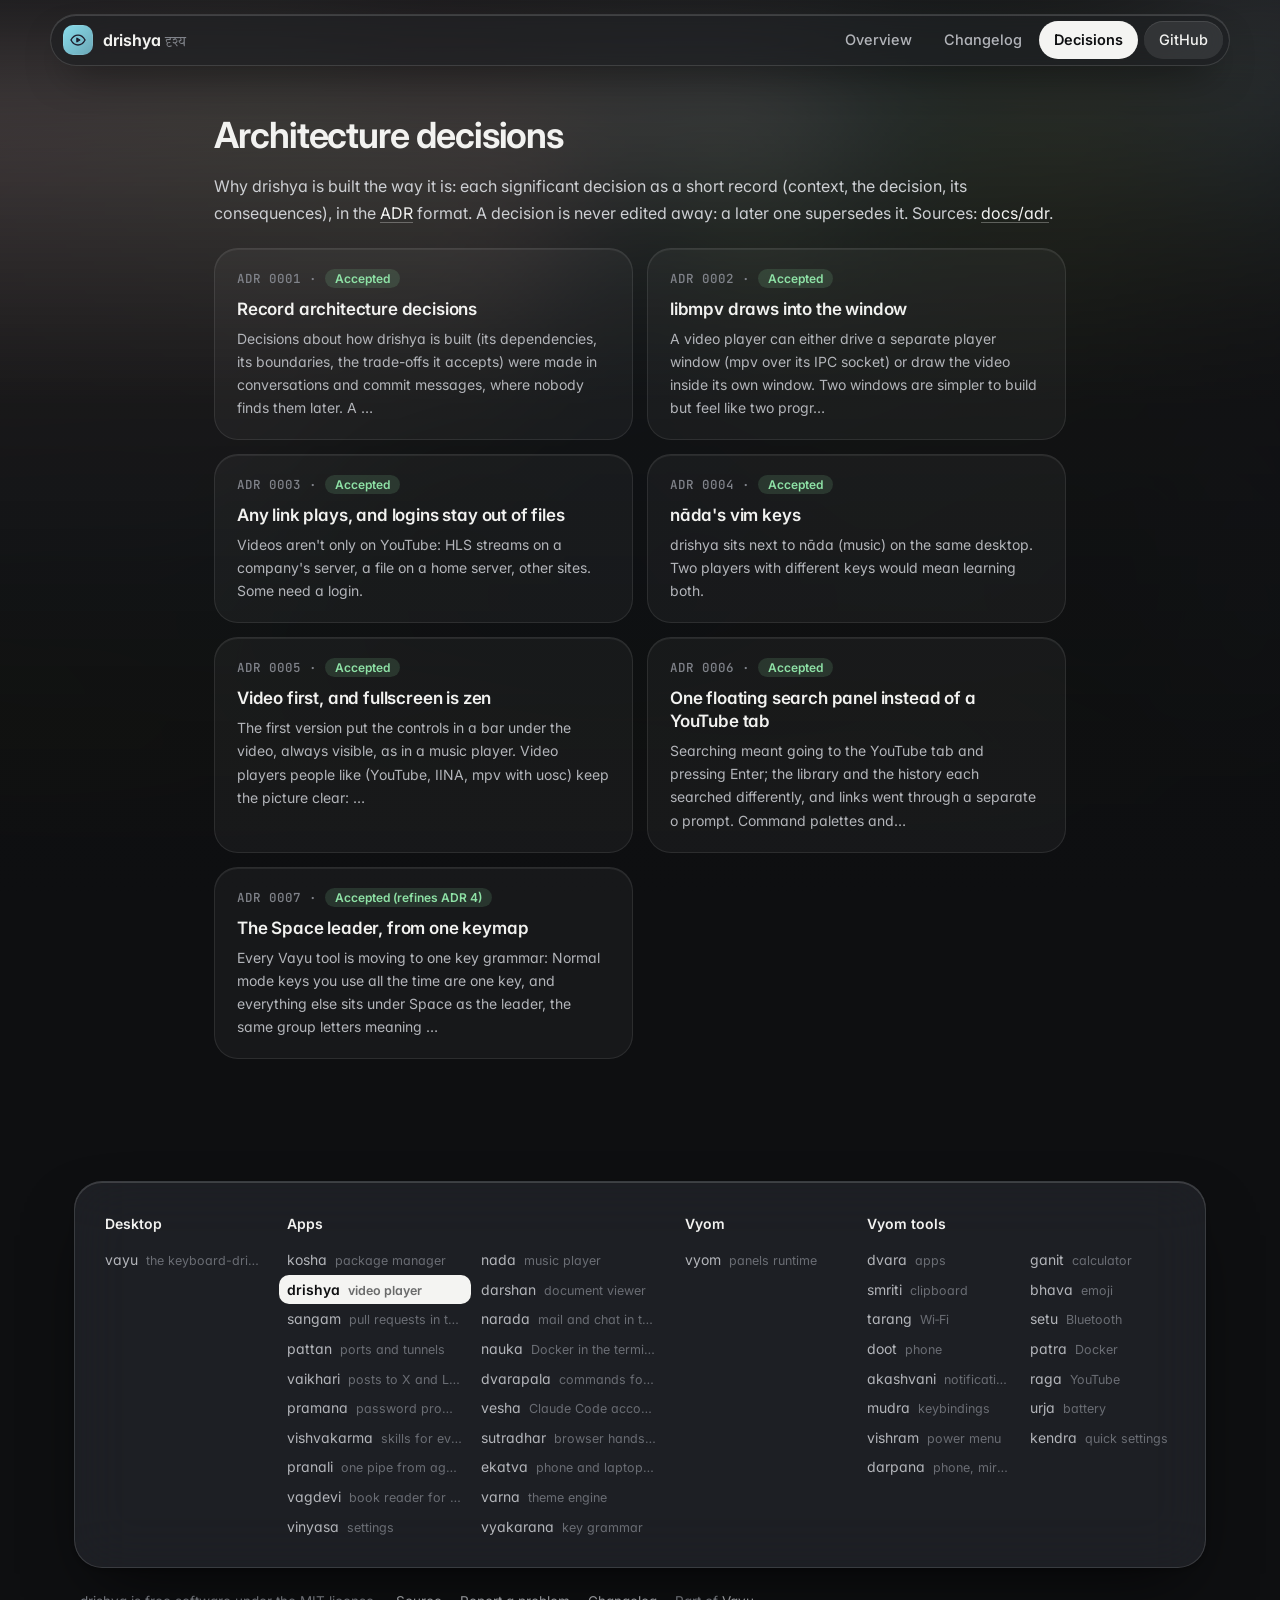
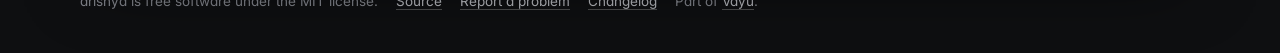
<file: docs/adr/index.html>
<!doctype html>
<html lang="en">
<head>
<meta charset="utf-8">
<meta name="viewport" content="width=device-width, initial-scale=1">
<title>Decisions · drishya</title>
<meta name="description" content="A keyboard-driven video player for YouTube, your files and any stream, with resume, history and downloads.">
<meta property="og:title" content="Decisions · drishya">
<meta property="og:description" content="A keyboard-driven video player for YouTube, your files and any stream, with resume, history and downloads.">
<meta name="theme-color" content="#0e0f11">
<link rel="icon" href="../assets/logo.svg" type="image/svg+xml">
<link rel="preconnect" href="https://fonts.googleapis.com">
<link rel="preconnect" href="https://fonts.gstatic.com" crossorigin>
<link href="https://fonts.googleapis.com/css2?family=Inter:wght@400;500;600;700&family=JetBrains+Mono:wght@400;500;600&family=Tiro+Devanagari+Sanskrit&display=swap" rel="stylesheet">
<link rel="stylesheet" href="../assets/site.css">
<style>:root{--tool:#8fd6ec}.backdrop:before{background-image:url("../assets/screenshots/watch.png")}</style>
</head>
<body class="sub">
<div class="backdrop" aria-hidden="true"></div>
<header class="top"><div class="in">
<a class="brand" href="../index.html"><img src="../assets/logo.svg" alt=""><span>drishya <small>दृश्य</small></span></a>
<nav><a href="../index.html" class="">Overview</a><a href="../changelog.html" class="">Changelog</a><a href="../adr/index.html" class="on hide">Decisions</a><a class="gh" href="https://github.com/Theyashsawarkar/drishya">GitHub</a></nav></div></header>

<div class="wrap solo"><article>
<h2>Architecture decisions</h2><p>Why drishya is built the way it is: each significant decision as a short record (context, the decision, its consequences), in the <a href="https://cognitect.com/blog/2011/11/15/documenting-architecture-decisions">ADR</a> format. A decision is never edited away: a later one supersedes it. Sources: <a href="https://github.com/Theyashsawarkar/drishya/tree/main/docs/adr">docs/adr</a>.</p><div class="cards"><a class="card" href="0001-record-architecture-decisions.html"><div class="n">ADR 0001 · <span class="status accepted">Accepted</span></div><h3>Record architecture decisions</h3><p>Decisions about how drishya is built (its dependencies, its boundaries, the trade-offs it accepts) were made in conversations and commit messages, where nobody finds them later. A …</p></a><a class="card" href="0002-libmpv-in-the-window.html"><div class="n">ADR 0002 · <span class="status accepted">Accepted</span></div><h3>libmpv draws into the window</h3><p>A video player can either drive a separate player window (mpv over its IPC socket) or draw the video inside its own window. Two windows are simpler to build but feel like two progr…</p></a><a class="card" href="0003-any-link-and-sign-in.html"><div class="n">ADR 0003 · <span class="status accepted">Accepted</span></div><h3>Any link plays, and logins stay out of files</h3><p>Videos aren&#x27;t only on YouTube: HLS streams on a company&#x27;s server, a file on a home server, other sites. Some need a login.</p></a><a class="card" href="0004-vim-keys.html"><div class="n">ADR 0004 · <span class="status accepted">Accepted</span></div><h3>nāda&#x27;s vim keys</h3><p>drishya sits next to nāda (music) on the same desktop. Two players with different keys would mean learning both.</p></a><a class="card" href="0005-video-first-and-zen.html"><div class="n">ADR 0005 · <span class="status accepted">Accepted</span></div><h3>Video first, and fullscreen is zen</h3><p>The first version put the controls in a bar under the video, always visible, as in a music player. Video players people like (YouTube, IINA, mpv with uosc) keep the picture clear: …</p></a><a class="card" href="0006-search-panel.html"><div class="n">ADR 0006 · <span class="status accepted">Accepted</span></div><h3>One floating search panel instead of a YouTube tab</h3><p>Searching meant going to the YouTube tab and pressing Enter; the library and the history each searched differently, and links went through a separate o prompt. Command palettes and…</p></a><a class="card" href="0007-space-leader.html"><div class="n">ADR 0007 · <span class="status accepted">Accepted (refines ADR 4)</span></div><h3>The Space leader, from one keymap</h3><p>Every Vayu tool is moving to one key grammar: Normal mode keys you use all the time are one key, and everything else sits under Space as the leader, the same group letters meaning …</p></a></div>
</article></div>
<footer><div class="in glass"><div class=""><h4>Desktop</h4><div class="list"><a href="https://vayu.theyashsawarkar.dev/" class="">vayu <span>the keyboard-driven Wayland desktop</span></a></div></div><div class="g2"><h4>Apps</h4><div class="list"><a href="https://kosha.theyashsawarkar.dev/" class="">kosha <span>package manager</span></a><a href="https://nada.theyashsawarkar.dev/" class="">nada <span>music player</span></a><a href="https://drishya.theyashsawarkar.dev/" class="me" aria-current="page">drishya <span>video player</span></a><a href="https://darshan.theyashsawarkar.dev/" class="">darshan <span>document viewer</span></a><a href="https://sangam.theyashsawarkar.dev/" class="">sangam <span>pull requests in the terminal</span></a><a href="https://narada.theyashsawarkar.dev/" class="">narada <span>mail and chat in the terminal</span></a><a href="https://pattan.theyashsawarkar.dev/" class="">pattan <span>ports and tunnels</span></a><a href="https://nauka.theyashsawarkar.dev/" class="">nauka <span>Docker in the terminal</span></a><a href="https://vaikhari.theyashsawarkar.dev/" class="">vaikhari <span>posts to X and LinkedIn</span></a><a href="https://dvarapala.theyashsawarkar.dev/" class="">dvarapala <span>commands for AI agents, approved</span></a><a href="https://pramana.theyashsawarkar.dev/" class="">pramana <span>password prompts</span></a><a href="https://vesha.theyashsawarkar.dev/" class="">vesha <span>Claude Code accounts</span></a><a href="https://vishvakarma.theyashsawarkar.dev/" class="">vishvakarma <span>skills for every AI agent</span></a><a href="https://sutradhar.theyashsawarkar.dev/" class="">sutradhar <span>browser hands for AI agents</span></a><a href="https://pranali.theyashsawarkar.dev/" class="">pranali <span>one pipe from agents to tools</span></a><a href="https://ekatva.theyashsawarkar.dev/" class="">ekatva <span>phone and laptop, linked</span></a><a href="https://vagdevi.theyashsawarkar.dev/" class="">vagdevi <span>book reader for Android</span></a><a href="https://varna.theyashsawarkar.dev/" class="">varna <span>theme engine</span></a><a href="https://vinyasa.theyashsawarkar.dev/" class="">vinyasa <span>settings</span></a><a href="https://vyakarana.theyashsawarkar.dev/" class="">vyakarana <span>key grammar</span></a></div></div><div class=""><h4>Vyom</h4><div class="list"><a href="https://vyom.theyashsawarkar.dev/" class="">vyom <span>panels runtime</span></a></div></div><div class="g2"><h4>Vyom tools</h4><div class="list"><a href="https://dvara.theyashsawarkar.dev/" class="">dvara <span>apps</span></a><a href="https://ganit.theyashsawarkar.dev/" class="">ganit <span>calculator</span></a><a href="https://smriti.theyashsawarkar.dev/" class="">smriti <span>clipboard</span></a><a href="https://bhava.theyashsawarkar.dev/" class="">bhava <span>emoji</span></a><a href="https://tarang.theyashsawarkar.dev/" class="">tarang <span>Wi‑Fi</span></a><a href="https://setu.theyashsawarkar.dev/" class="">setu <span>Bluetooth</span></a><a href="https://doot.theyashsawarkar.dev/" class="">doot <span>phone</span></a><a href="https://patra.theyashsawarkar.dev/" class="">patra <span>Docker</span></a><a href="https://akashvani.theyashsawarkar.dev/" class="">akashvani <span>notifications</span></a><a href="https://raga.theyashsawarkar.dev/" class="">raga <span>YouTube</span></a><a href="https://mudra.theyashsawarkar.dev/" class="">mudra <span>keybindings</span></a><a href="https://urja.theyashsawarkar.dev/" class="">urja <span>battery</span></a><a href="https://vishram.theyashsawarkar.dev/" class="">vishram <span>power menu</span></a><a href="https://kendra.theyashsawarkar.dev/" class="">kendra <span>quick settings</span></a><a href="https://darpana.theyashsawarkar.dev/" class="">darpana <span>phone, mirrored</span></a></div></div></div>
<div class="bottom"><span>drishya is free software under the MIT license.</span><a href="https://github.com/Theyashsawarkar/drishya">Source</a><a href="https://github.com/Theyashsawarkar/drishya/issues">Report a problem</a><a href="../changelog.html">Changelog</a><span>Part of <a href="https://vayu.theyashsawarkar.dev/">Vayu</a>.</span></div></footer>
<script>
document.querySelectorAll('pre.code').forEach(p=>{const b=document.createElement('button');b.className='copy';b.type='button';b.textContent='Copy';
b.onclick=()=>{navigator.clipboard.writeText(p.querySelector('code').innerText).then(()=>{b.textContent='Copied';b.classList.add('done');setTimeout(()=>{b.textContent='Copy';b.classList.remove('done')},1400)})};p.appendChild(b)});
const links=[...document.querySelectorAll('.toc a')];if(links.length){const hs=links.map(a=>document.getElementById(a.hash.slice(1))).filter(Boolean);
const on=()=>{let cur=hs[0];for(const h of hs){if(h.getBoundingClientRect().top<120)cur=h}links.forEach(a=>a.classList.toggle('on',cur&&a.hash==='#'+cur.id))};
addEventListener('scroll',on,{passive:true});on()}
</script>
</body>
</html>
</file>
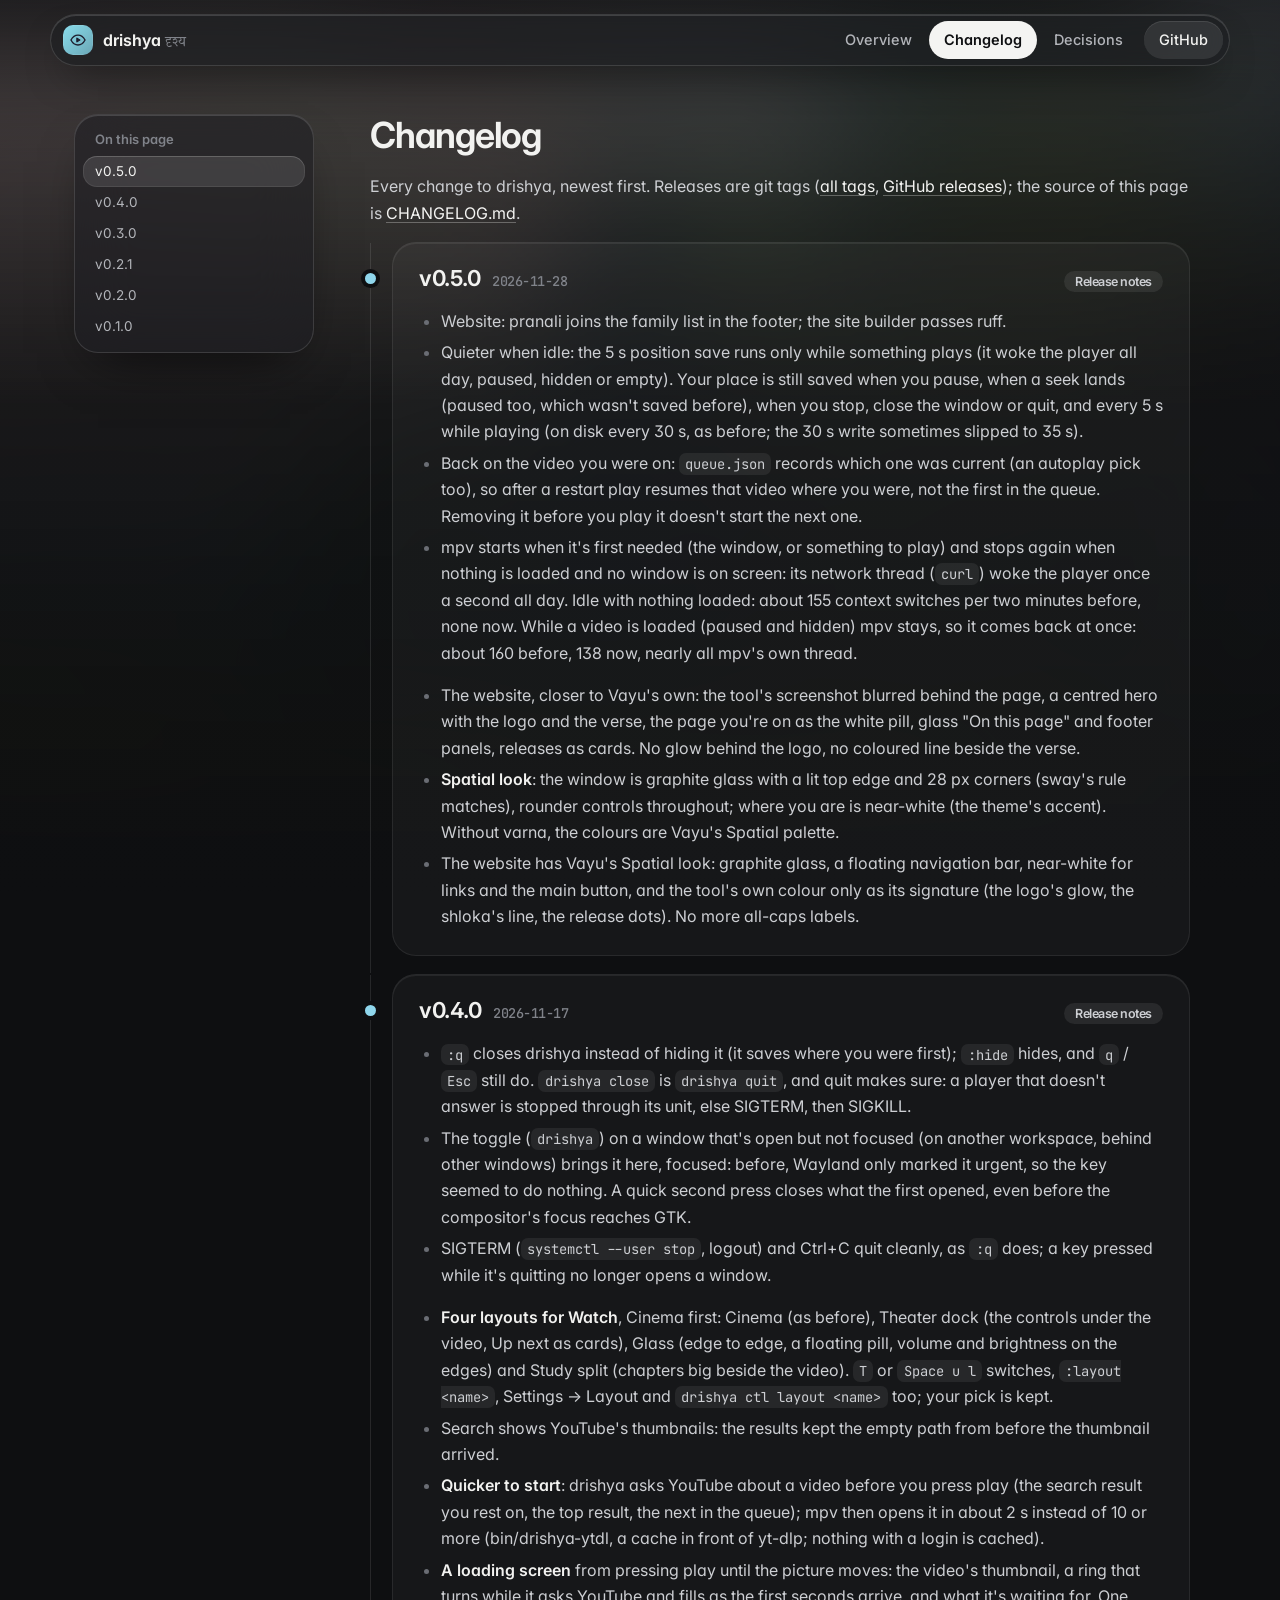
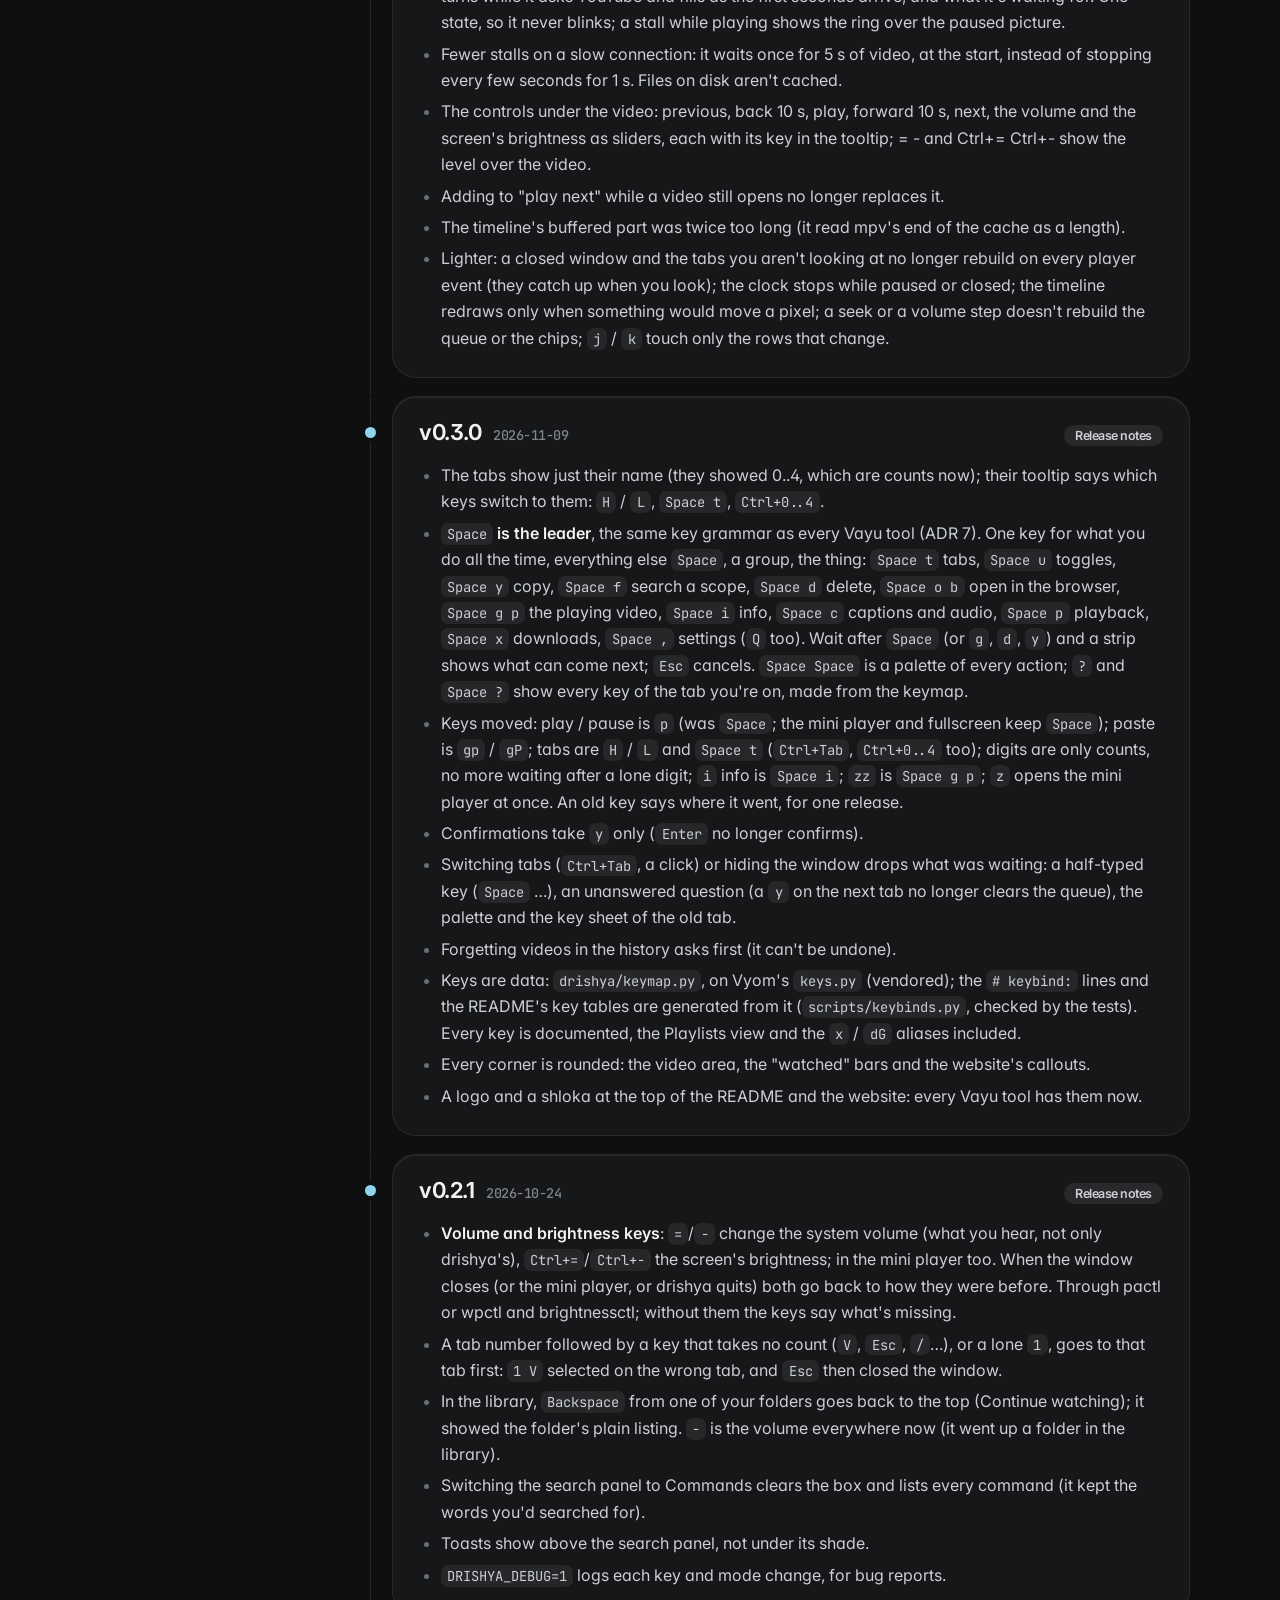
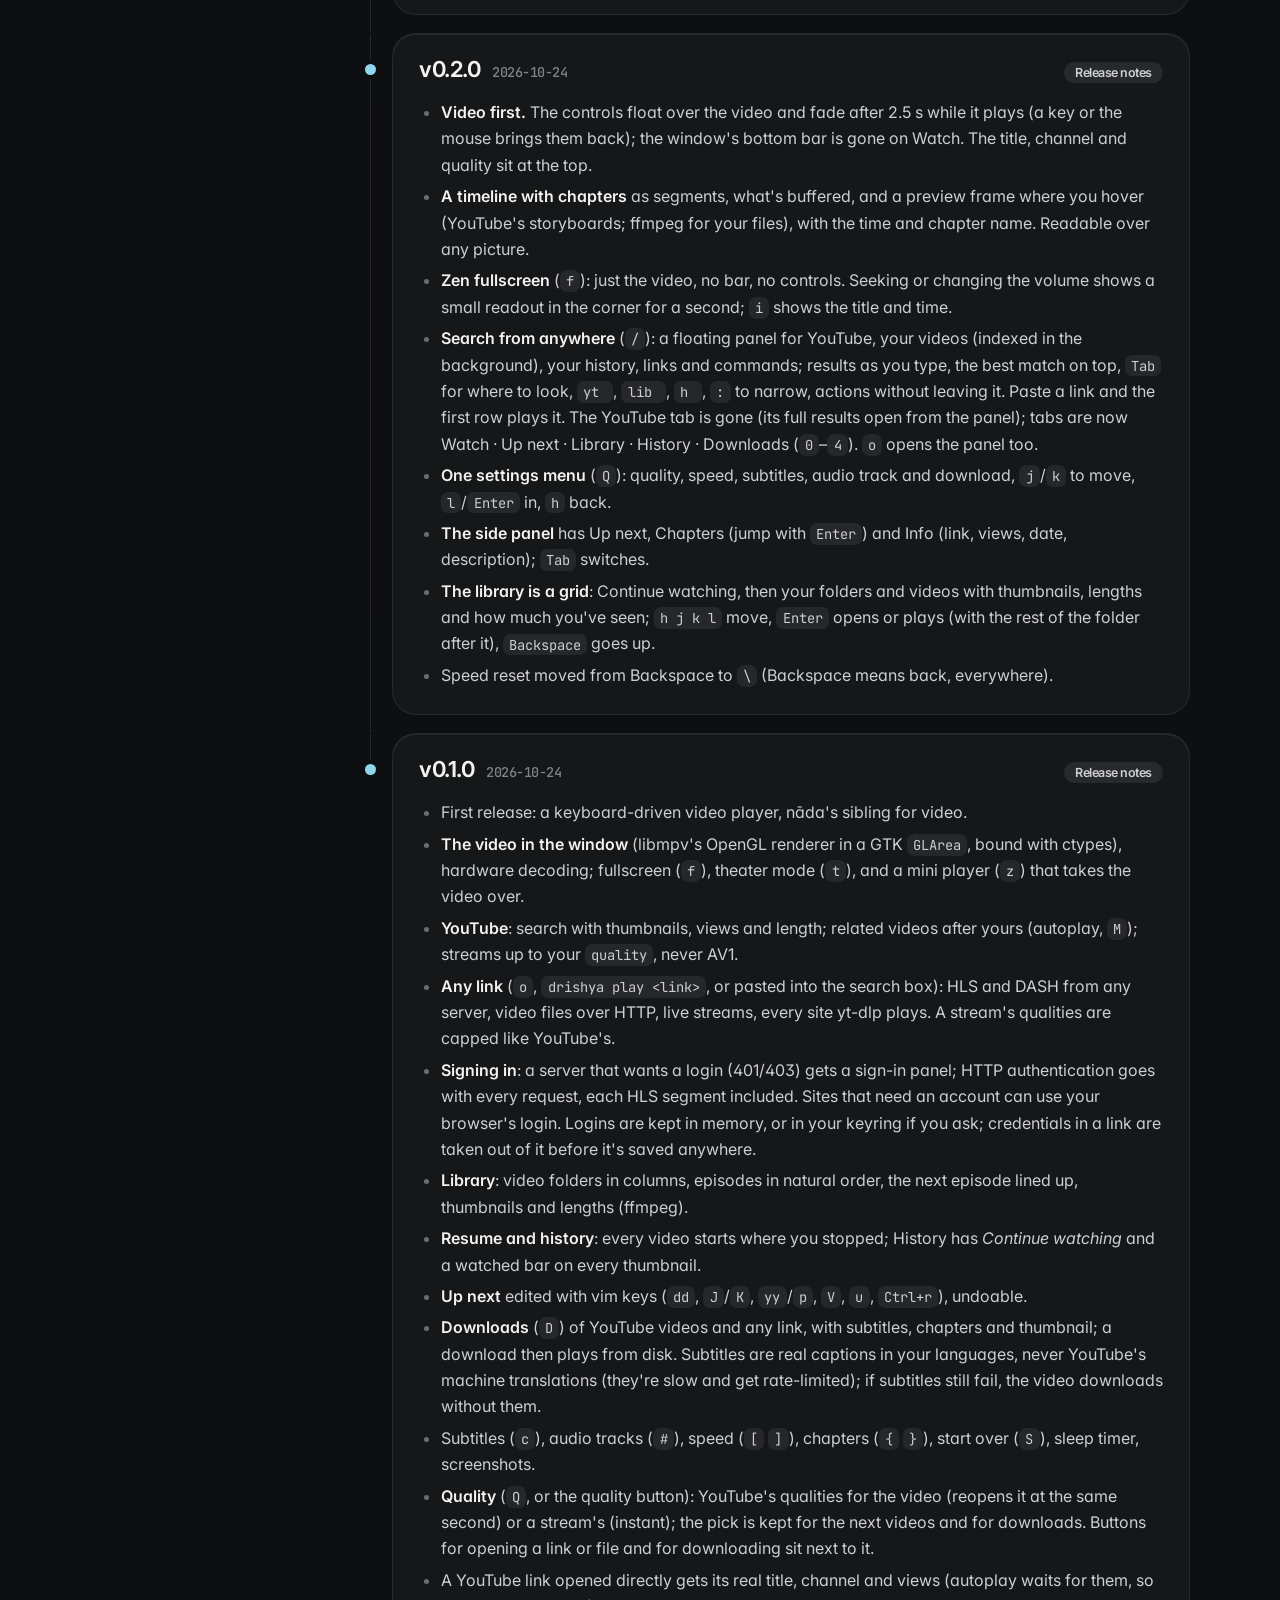
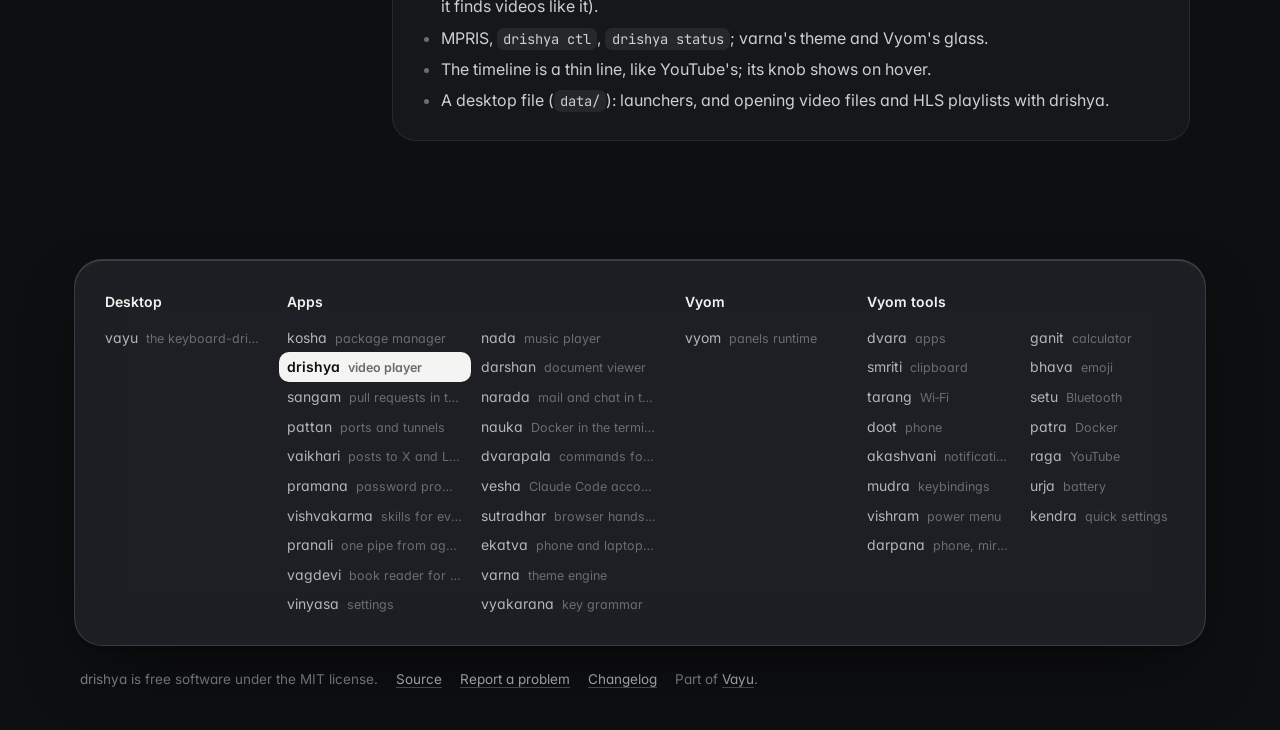
<file: docs/changelog.html>
<!doctype html>
<html lang="en">
<head>
<meta charset="utf-8">
<meta name="viewport" content="width=device-width, initial-scale=1">
<title>Changelog · drishya</title>
<meta name="description" content="A keyboard-driven video player for YouTube, your files and any stream, with resume, history and downloads.">
<meta property="og:title" content="Changelog · drishya">
<meta property="og:description" content="A keyboard-driven video player for YouTube, your files and any stream, with resume, history and downloads.">
<meta name="theme-color" content="#0e0f11">
<link rel="icon" href="assets/logo.svg" type="image/svg+xml">
<link rel="preconnect" href="https://fonts.googleapis.com">
<link rel="preconnect" href="https://fonts.gstatic.com" crossorigin>
<link href="https://fonts.googleapis.com/css2?family=Inter:wght@400;500;600;700&family=JetBrains+Mono:wght@400;500;600&family=Tiro+Devanagari+Sanskrit&display=swap" rel="stylesheet">
<link rel="stylesheet" href="assets/site.css">
<style>:root{--tool:#8fd6ec}.backdrop:before{background-image:url("assets/screenshots/watch.png")}</style>
</head>
<body class="sub">
<div class="backdrop" aria-hidden="true"></div>
<header class="top"><div class="in">
<a class="brand" href="index.html"><img src="assets/logo.svg" alt=""><span>drishya <small>दृश्य</small></span></a>
<nav><a href="index.html" class="">Overview</a><a href="changelog.html" class="on">Changelog</a><a href="adr/index.html" class=" hide">Decisions</a><a class="gh" href="https://github.com/Theyashsawarkar/drishya">GitHub</a></nav></div></header>

<div class="wrap"><aside class="toc"><b>On this page</b><a class="l2" href="#v050">v0.5.0</a><a class="l2" href="#v040">v0.4.0</a><a class="l2" href="#v030">v0.3.0</a><a class="l2" href="#v021">v0.2.1</a><a class="l2" href="#v020">v0.2.0</a><a class="l2" href="#v010">v0.1.0</a></aside><article>
<h2>Changelog</h2><p>Every change to drishya, newest first. Releases are git tags (<a href="https://github.com/Theyashsawarkar/drishya/tags">all tags</a>, <a href="https://github.com/Theyashsawarkar/drishya/releases">GitHub releases</a>); the source of this page is <a href="https://github.com/Theyashsawarkar/drishya/blob/main/CHANGELOG.md">CHANGELOG.md</a>.</p><section class="release"><h2 id="v050">v0.5.0<span class="date">2026-11-28</span><a class="tag" href="https://github.com/Theyashsawarkar/drishya/releases/tag/v0.5.0">Release notes</a></h2><ul><li>Website: pranali joins the family list in the footer; the site builder passes ruff.</li><li>Quieter when idle: the 5 s position save runs only while something plays (it woke the player all day, paused, hidden or empty). Your place is still saved when you pause, when a seek lands (paused too, which wasn't saved before), when you stop, close the window or quit, and every 5 s while playing (on disk every 30 s, as before; the 30 s write sometimes slipped to 35 s).</li><li>Back on the video you were on: <code>queue.json</code> records which one was current (an autoplay pick too), so after a restart play resumes that video where you were, not the first in the queue. Removing it before you play it doesn't start the next one.</li><li>mpv starts when it's first needed (the window, or something to play) and stops again when nothing is loaded and no window is on screen: its network thread (<code>curl</code>) woke the player once a second all day. Idle with nothing loaded: about 155 context switches per two minutes before, none now. While a video is loaded (paused and hidden) mpv stays, so it comes back at once: about 160 before, 138 now, nearly all mpv's own thread.</li></ul>
<ul><li>The website, closer to Vayu's own: the tool's screenshot blurred behind the page, a centred hero with the logo and the verse, the page you're on as the white pill, glass "On this page" and footer panels, releases as cards. No glow behind the logo, no coloured line beside the verse.</li><li><strong>Spatial look</strong>: the window is graphite glass with a lit top edge and 28 px corners (sway's rule matches), rounder controls throughout; where you are is near-white (the theme's accent). Without varna, the colours are Vayu's Spatial palette.</li><li>The website has Vayu's Spatial look: graphite glass, a floating navigation bar, near-white for links and the main button, and the tool's own colour only as its signature (the logo's glow, the shloka's line, the release dots). No more all-caps labels.</li></ul></section><section class="release"><h2 id="v040">v0.4.0<span class="date">2026-11-17</span><a class="tag" href="https://github.com/Theyashsawarkar/drishya/releases/tag/v0.4.0">Release notes</a></h2><ul><li><code>:q</code> closes drishya instead of hiding it (it saves where you were first); <code>:hide</code> hides, and <code>q</code> / <code>Esc</code> still do. <code>drishya close</code> is <code>drishya quit</code>, and quit makes sure: a player that doesn't answer is stopped through its unit, else SIGTERM, then SIGKILL.</li><li>The toggle (<code>drishya</code>) on a window that's open but not focused (on another workspace, behind other windows) brings it here, focused: before, Wayland only marked it urgent, so the key seemed to do nothing. A quick second press closes what the first opened, even before the compositor's focus reaches GTK.</li><li>SIGTERM (<code>systemctl --user stop</code>, logout) and Ctrl+C quit cleanly, as <code>:q</code> does; a key pressed while it's quitting no longer opens a window.</li></ul>
<ul><li><strong>Four layouts for Watch</strong>, Cinema first: Cinema (as before), Theater dock (the controls under the video, Up next as cards), Glass (edge to edge, a floating pill, volume and brightness on the edges) and Study split (chapters big beside the video). <code>T</code> or <code>Space u l</code> switches, <code>:layout &lt;name&gt;</code>, Settings → Layout and <code>drishya ctl layout &lt;name&gt;</code> too; your pick is kept.</li><li>Search shows YouTube's thumbnails: the results kept the empty path from before the thumbnail arrived.</li><li><strong>Quicker to start</strong>: drishya asks YouTube about a video before you press play (the search result you rest on, the top result, the next in the queue); mpv then opens it in about 2 s instead of 10 or more (bin/drishya-ytdl, a cache in front of yt-dlp; nothing with a login is cached).</li><li><strong>A loading screen</strong> from pressing play until the picture moves: the video's thumbnail, a ring that turns while it asks YouTube and fills as the first seconds arrive, and what it's waiting for. One state, so it never blinks; a stall while playing shows the ring over the paused picture.</li><li>Fewer stalls on a slow connection: it waits once for 5 s of video, at the start, instead of stopping every few seconds for 1 s. Files on disk aren't cached.</li><li>The controls under the video: previous, back 10 s, play, forward 10 s, next, the volume and the screen's brightness as sliders, each with its key in the tooltip; = - and Ctrl+= Ctrl+- show the level over the video.</li><li>Adding to "play next" while a video still opens no longer replaces it.</li><li>The timeline's buffered part was twice too long (it read mpv's end of the cache as a length).</li><li>Lighter: a closed window and the tabs you aren't looking at no longer rebuild on every player event (they catch up when you look); the clock stops while paused or closed; the timeline redraws only when something would move a pixel; a seek or a volume step doesn't rebuild the queue or the chips; <code>j</code> / <code>k</code> touch only the rows that change.</li></ul></section><section class="release"><h2 id="v030">v0.3.0<span class="date">2026-11-09</span><a class="tag" href="https://github.com/Theyashsawarkar/drishya/releases/tag/v0.3.0">Release notes</a></h2><ul><li>The tabs show just their name (they showed 0..4, which are counts now); their tooltip says which keys switch to them: <code>H</code> / <code>L</code>, <code>Space t</code>, <code>Ctrl+0..4</code>.</li><li><strong><code>Space</code> is the leader</strong>, the same key grammar as every Vayu tool (ADR 7). One key for what you do all the time, everything else <code>Space</code>, a group, the thing: <code>Space t</code> tabs, <code>Space u</code> toggles, <code>Space y</code> copy, <code>Space f</code> search a scope, <code>Space d</code> delete, <code>Space o b</code> open in the browser, <code>Space g p</code> the playing video, <code>Space i</code> info, <code>Space c</code> captions and audio, <code>Space p</code> playback, <code>Space x</code> downloads, <code>Space ,</code> settings (<code>Q</code> too). Wait after <code>Space</code> (or <code>g</code>, <code>d</code>, <code>y</code>) and a strip shows what can come next; <code>Esc</code> cancels. <code>Space Space</code> is a palette of every action; <code>?</code> and <code>Space ?</code> show every key of the tab you're on, made from the keymap.</li><li>Keys moved: play / pause is <code>p</code> (was <code>Space</code>; the mini player and fullscreen keep <code>Space</code>); paste is <code>gp</code> / <code>gP</code>; tabs are <code>H</code> / <code>L</code> and <code>Space t</code> (<code>Ctrl+Tab</code>, <code>Ctrl+0..4</code> too); digits are only counts, no more waiting after a lone digit; <code>i</code> info is <code>Space i</code>; <code>zz</code> is <code>Space g p</code>; <code>z</code> opens the mini player at once. An old key says where it went, for one release.</li><li>Confirmations take <code>y</code> only (<code>Enter</code> no longer confirms).</li><li>Switching tabs (<code>Ctrl+Tab</code>, a click) or hiding the window drops what was waiting: a half-typed key (<code>Space</code> …), an unanswered question (a <code>y</code> on the next tab no longer clears the queue), the palette and the key sheet of the old tab.</li><li>Forgetting videos in the history asks first (it can't be undone).</li><li>Keys are data: <code>drishya/keymap.py</code>, on Vyom's <code>keys.py</code> (vendored); the <code># keybind:</code> lines and the README's key tables are generated from it (<code>scripts/keybinds.py</code>, checked by the tests). Every key is documented, the Playlists view and the <code>x</code> / <code>dG</code> aliases included.</li><li>Every corner is rounded: the video area, the "watched" bars and the website's callouts.</li><li>A logo and a shloka at the top of the README and the website: every Vayu tool has them now.</li></ul></section><section class="release"><h2 id="v021">v0.2.1<span class="date">2026-10-24</span><a class="tag" href="https://github.com/Theyashsawarkar/drishya/releases/tag/v0.2.1">Release notes</a></h2><ul><li><strong>Volume and brightness keys</strong>: <code>=</code>/<code>-</code> change the system volume (what you hear, not only drishya's), <code>Ctrl+=</code>/<code>Ctrl+-</code> the screen's brightness; in the mini player too. When the window closes (or the mini player, or drishya quits) both go back to how they were before. Through pactl or wpctl and brightnessctl; without them the keys say what's missing.</li><li>A tab number followed by a key that takes no count (<code>V</code>, <code>Esc</code>, <code>/</code>…), or a lone <code>1</code>, goes to that tab first: <code>1 V</code> selected on the wrong tab, and <code>Esc</code> then closed the window.</li><li>In the library, <code>Backspace</code> from one of your folders goes back to the top (Continue watching); it showed the folder's plain listing. <code>-</code> is the volume everywhere now (it went up a folder in the library).</li><li>Switching the search panel to Commands clears the box and lists every command (it kept the words you'd searched for).</li><li>Toasts show above the search panel, not under its shade.</li><li><code>DRISHYA_DEBUG=1</code> logs each key and mode change, for bug reports.</li></ul></section><section class="release"><h2 id="v020">v0.2.0<span class="date">2026-10-24</span><a class="tag" href="https://github.com/Theyashsawarkar/drishya/releases/tag/v0.2.0">Release notes</a></h2><ul><li><strong>Video first.</strong> The controls float over the video and fade after 2.5 s while it plays (a key or the mouse brings them back); the window's bottom bar is gone on Watch. The title, channel and quality sit at the top.</li><li><strong>A timeline with chapters</strong> as segments, what's buffered, and a preview frame where you hover (YouTube's storyboards; ffmpeg for your files), with the time and chapter name. Readable over any picture.</li><li><strong>Zen fullscreen</strong> (<code>f</code>): just the video, no bar, no controls. Seeking or changing the volume shows a small readout in the corner for a second; <code>i</code> shows the title and time.</li><li><strong>Search from anywhere</strong> (<code>/</code>): a floating panel for YouTube, your videos (indexed in the background), your history, links and commands; results as you type, the best match on top, <code>Tab</code> for where to look, <code>yt </code>, <code>lib </code>, <code>h </code>, <code>:</code> to narrow, actions without leaving it. Paste a link and the first row plays it. The YouTube tab is gone (its full results open from the panel); tabs are now Watch · Up next · Library · History · Downloads (<code>0</code>–<code>4</code>). <code>o</code> opens the panel too.</li><li><strong>One settings menu</strong> (<code>Q</code>): quality, speed, subtitles, audio track and download, <code>j</code>/<code>k</code> to move, <code>l</code>/<code>Enter</code> in, <code>h</code> back.</li><li><strong>The side panel</strong> has Up next, Chapters (jump with <code>Enter</code>) and Info (link, views, date, description); <code>Tab</code> switches.</li><li><strong>The library is a grid</strong>: Continue watching, then your folders and videos with thumbnails, lengths and how much you've seen; <code>h j k l</code> move, <code>Enter</code> opens or plays (with the rest of the folder after it), <code>Backspace</code> goes up.</li><li>Speed reset moved from Backspace to <code>\</code> (Backspace means back, everywhere).</li></ul></section><section class="release"><h2 id="v010">v0.1.0<span class="date">2026-10-24</span><a class="tag" href="https://github.com/Theyashsawarkar/drishya/releases/tag/v0.1.0">Release notes</a></h2><ul><li>First release: a keyboard-driven video player, nāda's sibling for video.</li><li><strong>The video in the window</strong> (libmpv's OpenGL renderer in a GTK <code>GLArea</code>, bound with ctypes), hardware decoding; fullscreen (<code>f</code>), theater mode (<code>t</code>), and a mini player (<code>z</code>) that takes the video over.</li><li><strong>YouTube</strong>: search with thumbnails, views and length; related videos after yours (autoplay, <code>M</code>); streams up to your <code>quality</code>, never AV1.</li><li><strong>Any link</strong> (<code>o</code>, <code>drishya play &lt;link&gt;</code>, or pasted into the search box): HLS and DASH from any server, video files over HTTP, live streams, every site yt-dlp plays. A stream's qualities are capped like YouTube's.</li><li><strong>Signing in</strong>: a server that wants a login (401/403) gets a sign-in panel; HTTP authentication goes with every request, each HLS segment included. Sites that need an account can use your browser's login. Logins are kept in memory, or in your keyring if you ask; credentials in a link are taken out of it before it's saved anywhere.</li><li><strong>Library</strong>: video folders in columns, episodes in natural order, the next episode lined up, thumbnails and lengths (ffmpeg).</li><li><strong>Resume and history</strong>: every video starts where you stopped; History has <em>Continue watching</em> and a watched bar on every thumbnail.</li><li><strong>Up next</strong> edited with vim keys (<code>dd</code>, <code>J</code>/<code>K</code>, <code>yy</code>/<code>p</code>, <code>V</code>, <code>u</code>, <code>Ctrl+r</code>), undoable.</li><li><strong>Downloads</strong> (<code>D</code>) of YouTube videos and any link, with subtitles, chapters and thumbnail; a download then plays from disk. Subtitles are real captions in your languages, never YouTube's machine translations (they're slow and get rate-limited); if subtitles still fail, the video downloads without them.</li><li>Subtitles (<code>c</code>), audio tracks (<code>#</code>), speed (<code>[</code> <code>]</code>), chapters (<code>{</code> <code>}</code>), start over (<code>S</code>), sleep timer, screenshots.</li><li><strong>Quality</strong> (<code>Q</code>, or the quality button): YouTube's qualities for the video (reopens it at the same second) or a stream's (instant); the pick is kept for the next videos and for downloads. Buttons for opening a link or file and for downloading sit next to it.</li><li>A YouTube link opened directly gets its real title, channel and views (autoplay waits for them, so it finds videos like it).</li><li>MPRIS, <code>drishya ctl</code>, <code>drishya status</code>; varna's theme and Vyom's glass.</li><li>The timeline is a thin line, like YouTube's; its knob shows on hover.</li><li>A desktop file (<code>data/</code>): launchers, and opening video files and HLS playlists with drishya.</li></ul></section>
</article></div>
<footer><div class="in glass"><div class=""><h4>Desktop</h4><div class="list"><a href="https://vayu.theyashsawarkar.dev/" class="">vayu <span>the keyboard-driven Wayland desktop</span></a></div></div><div class="g2"><h4>Apps</h4><div class="list"><a href="https://kosha.theyashsawarkar.dev/" class="">kosha <span>package manager</span></a><a href="https://nada.theyashsawarkar.dev/" class="">nada <span>music player</span></a><a href="https://drishya.theyashsawarkar.dev/" class="me" aria-current="page">drishya <span>video player</span></a><a href="https://darshan.theyashsawarkar.dev/" class="">darshan <span>document viewer</span></a><a href="https://sangam.theyashsawarkar.dev/" class="">sangam <span>pull requests in the terminal</span></a><a href="https://narada.theyashsawarkar.dev/" class="">narada <span>mail and chat in the terminal</span></a><a href="https://pattan.theyashsawarkar.dev/" class="">pattan <span>ports and tunnels</span></a><a href="https://nauka.theyashsawarkar.dev/" class="">nauka <span>Docker in the terminal</span></a><a href="https://vaikhari.theyashsawarkar.dev/" class="">vaikhari <span>posts to X and LinkedIn</span></a><a href="https://dvarapala.theyashsawarkar.dev/" class="">dvarapala <span>commands for AI agents, approved</span></a><a href="https://pramana.theyashsawarkar.dev/" class="">pramana <span>password prompts</span></a><a href="https://vesha.theyashsawarkar.dev/" class="">vesha <span>Claude Code accounts</span></a><a href="https://vishvakarma.theyashsawarkar.dev/" class="">vishvakarma <span>skills for every AI agent</span></a><a href="https://sutradhar.theyashsawarkar.dev/" class="">sutradhar <span>browser hands for AI agents</span></a><a href="https://pranali.theyashsawarkar.dev/" class="">pranali <span>one pipe from agents to tools</span></a><a href="https://ekatva.theyashsawarkar.dev/" class="">ekatva <span>phone and laptop, linked</span></a><a href="https://vagdevi.theyashsawarkar.dev/" class="">vagdevi <span>book reader for Android</span></a><a href="https://varna.theyashsawarkar.dev/" class="">varna <span>theme engine</span></a><a href="https://vinyasa.theyashsawarkar.dev/" class="">vinyasa <span>settings</span></a><a href="https://vyakarana.theyashsawarkar.dev/" class="">vyakarana <span>key grammar</span></a></div></div><div class=""><h4>Vyom</h4><div class="list"><a href="https://vyom.theyashsawarkar.dev/" class="">vyom <span>panels runtime</span></a></div></div><div class="g2"><h4>Vyom tools</h4><div class="list"><a href="https://dvara.theyashsawarkar.dev/" class="">dvara <span>apps</span></a><a href="https://ganit.theyashsawarkar.dev/" class="">ganit <span>calculator</span></a><a href="https://smriti.theyashsawarkar.dev/" class="">smriti <span>clipboard</span></a><a href="https://bhava.theyashsawarkar.dev/" class="">bhava <span>emoji</span></a><a href="https://tarang.theyashsawarkar.dev/" class="">tarang <span>Wi‑Fi</span></a><a href="https://setu.theyashsawarkar.dev/" class="">setu <span>Bluetooth</span></a><a href="https://doot.theyashsawarkar.dev/" class="">doot <span>phone</span></a><a href="https://patra.theyashsawarkar.dev/" class="">patra <span>Docker</span></a><a href="https://akashvani.theyashsawarkar.dev/" class="">akashvani <span>notifications</span></a><a href="https://raga.theyashsawarkar.dev/" class="">raga <span>YouTube</span></a><a href="https://mudra.theyashsawarkar.dev/" class="">mudra <span>keybindings</span></a><a href="https://urja.theyashsawarkar.dev/" class="">urja <span>battery</span></a><a href="https://vishram.theyashsawarkar.dev/" class="">vishram <span>power menu</span></a><a href="https://kendra.theyashsawarkar.dev/" class="">kendra <span>quick settings</span></a><a href="https://darpana.theyashsawarkar.dev/" class="">darpana <span>phone, mirrored</span></a></div></div></div>
<div class="bottom"><span>drishya is free software under the MIT license.</span><a href="https://github.com/Theyashsawarkar/drishya">Source</a><a href="https://github.com/Theyashsawarkar/drishya/issues">Report a problem</a><a href="changelog.html">Changelog</a><span>Part of <a href="https://vayu.theyashsawarkar.dev/">Vayu</a>.</span></div></footer>
<script>
document.querySelectorAll('pre.code').forEach(p=>{const b=document.createElement('button');b.className='copy';b.type='button';b.textContent='Copy';
b.onclick=()=>{navigator.clipboard.writeText(p.querySelector('code').innerText).then(()=>{b.textContent='Copied';b.classList.add('done');setTimeout(()=>{b.textContent='Copy';b.classList.remove('done')},1400)})};p.appendChild(b)});
const links=[...document.querySelectorAll('.toc a')];if(links.length){const hs=links.map(a=>document.getElementById(a.hash.slice(1))).filter(Boolean);
const on=()=>{let cur=hs[0];for(const h of hs){if(h.getBoundingClientRect().top<120)cur=h}links.forEach(a=>a.classList.toggle('on',cur&&a.hash==='#'+cur.id))};
addEventListener('scroll',on,{passive:true});on()}
</script>
</body>
</html>
</file>
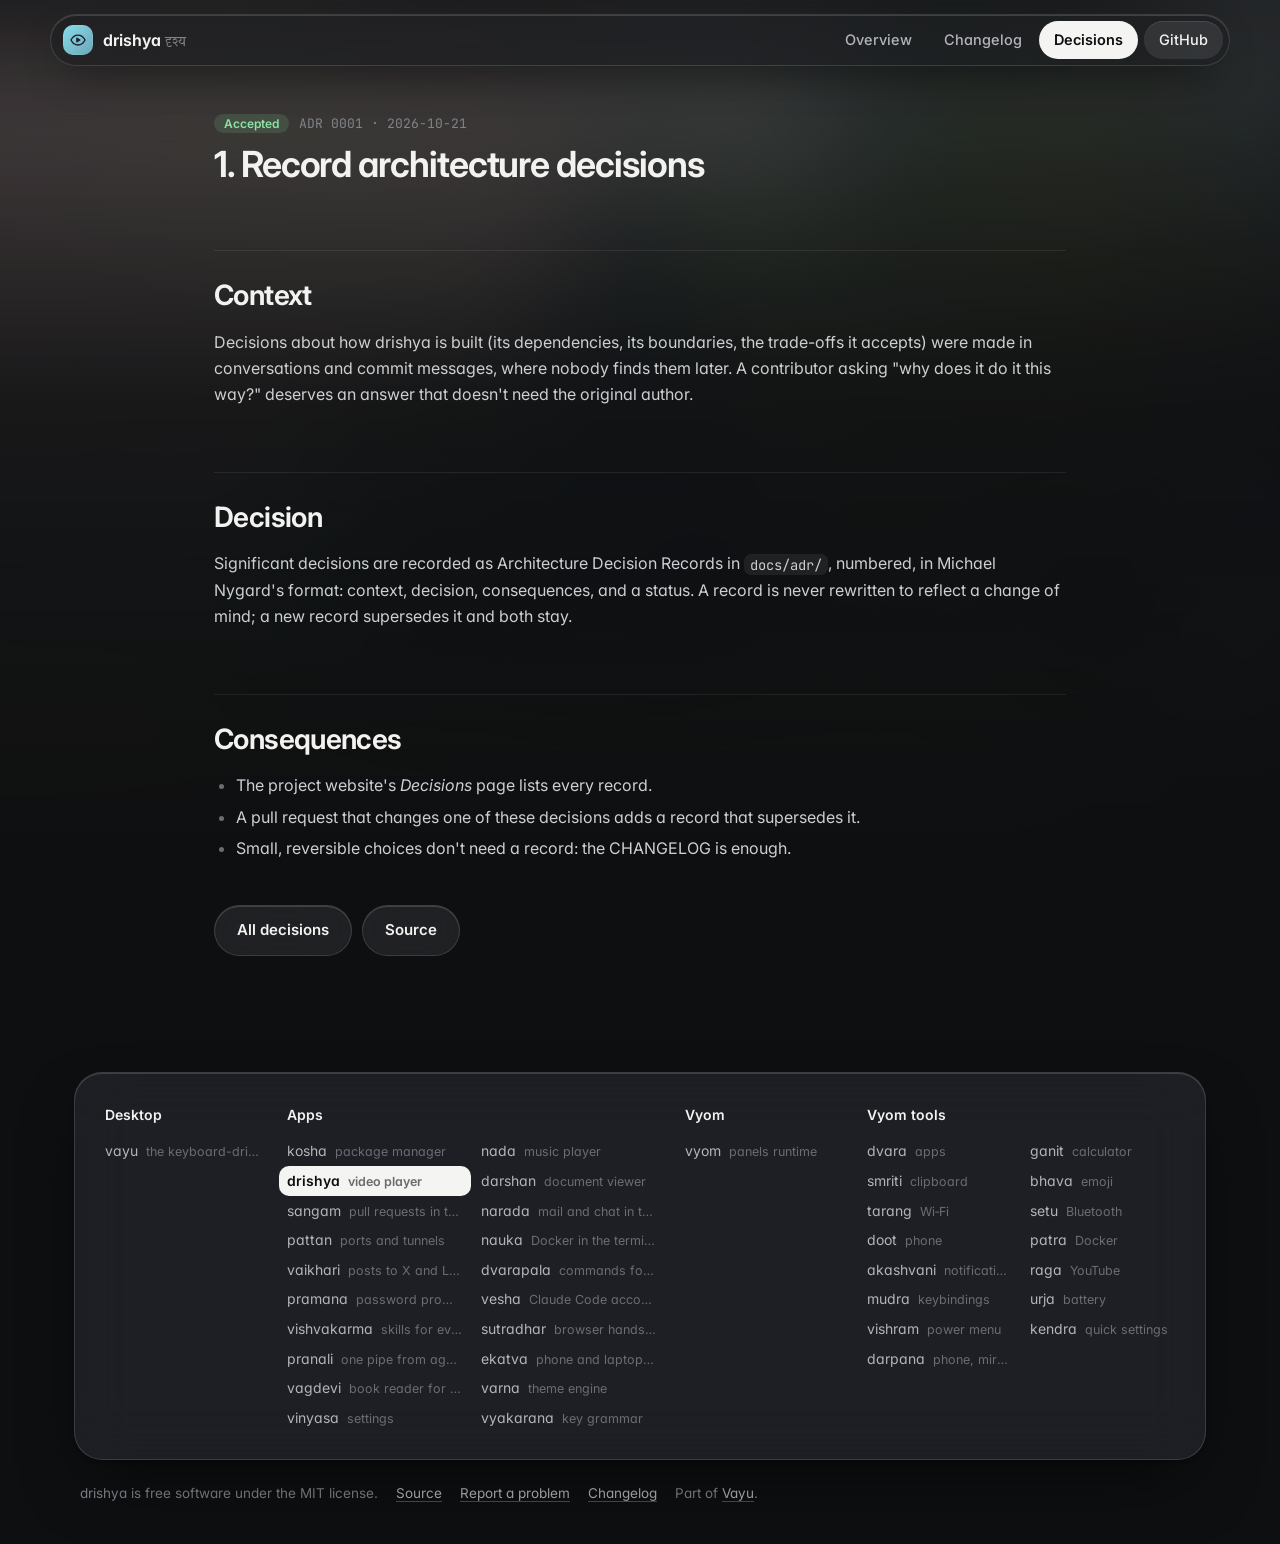
<file: docs/adr/0001-record-architecture-decisions.html>
<!doctype html>
<html lang="en">
<head>
<meta charset="utf-8">
<meta name="viewport" content="width=device-width, initial-scale=1">
<title>ADR 0001: 1. Record architecture decisions · drishya</title>
<meta name="description" content="A keyboard-driven video player for YouTube, your files and any stream, with resume, history and downloads.">
<meta property="og:title" content="ADR 0001: 1. Record architecture decisions · drishya">
<meta property="og:description" content="A keyboard-driven video player for YouTube, your files and any stream, with resume, history and downloads.">
<meta name="theme-color" content="#0e0f11">
<link rel="icon" href="../assets/logo.svg" type="image/svg+xml">
<link rel="preconnect" href="https://fonts.googleapis.com">
<link rel="preconnect" href="https://fonts.gstatic.com" crossorigin>
<link href="https://fonts.googleapis.com/css2?family=Inter:wght@400;500;600;700&family=JetBrains+Mono:wght@400;500;600&family=Tiro+Devanagari+Sanskrit&display=swap" rel="stylesheet">
<link rel="stylesheet" href="../assets/site.css">
<style>:root{--tool:#8fd6ec}.backdrop:before{background-image:url("../assets/screenshots/watch.png")}</style>
</head>
<body class="sub">
<div class="backdrop" aria-hidden="true"></div>
<header class="top"><div class="in">
<a class="brand" href="../index.html"><img src="../assets/logo.svg" alt=""><span>drishya <small>दृश्य</small></span></a>
<nav><a href="../index.html" class="">Overview</a><a href="../changelog.html" class="">Changelog</a><a href="../adr/index.html" class="on hide">Decisions</a><a class="gh" href="https://github.com/Theyashsawarkar/drishya">GitHub</a></nav></div></header>

<div class="wrap solo"><article>
<p class="adrmeta"><span class="status accepted">Accepted</span> <span>ADR 0001 · 2026-10-21</span></p><h2 id="1-record-architecture-decisions"><a class="anchor" href="#1-record-architecture-decisions">#</a>1. Record architecture decisions</h2>
<h2 id="context"><a class="anchor" href="#context">#</a>Context</h2>
<p>Decisions about how drishya is built (its dependencies, its boundaries, the trade-offs it accepts) were made in conversations and commit messages, where nobody finds them later. A contributor asking "why does it do it this way?" deserves an answer that doesn't need the original author.</p>
<h2 id="decision"><a class="anchor" href="#decision">#</a>Decision</h2>
<p>Significant decisions are recorded as Architecture Decision Records in <code>docs/adr/</code>, numbered, in Michael Nygard's format: context, decision, consequences, and a status. A record is never rewritten to reflect a change of mind; a new record supersedes it and both stay.</p>
<h2 id="consequences"><a class="anchor" href="#consequences">#</a>Consequences</h2>
<ul><li>The project website's <em>Decisions</em> page lists every record.</li><li>A pull request that changes one of these decisions adds a record that supersedes it.</li><li>Small, reversible choices don't need a record: the CHANGELOG is enough.</li></ul><p class="back"><a class="btn" href="index.html">All decisions</a><a class="btn" href="https://github.com/Theyashsawarkar/drishya/blob/main/docs/adr/0001-record-architecture-decisions.md">Source</a></p>
</article></div>
<footer><div class="in glass"><div class=""><h4>Desktop</h4><div class="list"><a href="https://vayu.theyashsawarkar.dev/" class="">vayu <span>the keyboard-driven Wayland desktop</span></a></div></div><div class="g2"><h4>Apps</h4><div class="list"><a href="https://kosha.theyashsawarkar.dev/" class="">kosha <span>package manager</span></a><a href="https://nada.theyashsawarkar.dev/" class="">nada <span>music player</span></a><a href="https://drishya.theyashsawarkar.dev/" class="me" aria-current="page">drishya <span>video player</span></a><a href="https://darshan.theyashsawarkar.dev/" class="">darshan <span>document viewer</span></a><a href="https://sangam.theyashsawarkar.dev/" class="">sangam <span>pull requests in the terminal</span></a><a href="https://narada.theyashsawarkar.dev/" class="">narada <span>mail and chat in the terminal</span></a><a href="https://pattan.theyashsawarkar.dev/" class="">pattan <span>ports and tunnels</span></a><a href="https://nauka.theyashsawarkar.dev/" class="">nauka <span>Docker in the terminal</span></a><a href="https://vaikhari.theyashsawarkar.dev/" class="">vaikhari <span>posts to X and LinkedIn</span></a><a href="https://dvarapala.theyashsawarkar.dev/" class="">dvarapala <span>commands for AI agents, approved</span></a><a href="https://pramana.theyashsawarkar.dev/" class="">pramana <span>password prompts</span></a><a href="https://vesha.theyashsawarkar.dev/" class="">vesha <span>Claude Code accounts</span></a><a href="https://vishvakarma.theyashsawarkar.dev/" class="">vishvakarma <span>skills for every AI agent</span></a><a href="https://sutradhar.theyashsawarkar.dev/" class="">sutradhar <span>browser hands for AI agents</span></a><a href="https://pranali.theyashsawarkar.dev/" class="">pranali <span>one pipe from agents to tools</span></a><a href="https://ekatva.theyashsawarkar.dev/" class="">ekatva <span>phone and laptop, linked</span></a><a href="https://vagdevi.theyashsawarkar.dev/" class="">vagdevi <span>book reader for Android</span></a><a href="https://varna.theyashsawarkar.dev/" class="">varna <span>theme engine</span></a><a href="https://vinyasa.theyashsawarkar.dev/" class="">vinyasa <span>settings</span></a><a href="https://vyakarana.theyashsawarkar.dev/" class="">vyakarana <span>key grammar</span></a></div></div><div class=""><h4>Vyom</h4><div class="list"><a href="https://vyom.theyashsawarkar.dev/" class="">vyom <span>panels runtime</span></a></div></div><div class="g2"><h4>Vyom tools</h4><div class="list"><a href="https://dvara.theyashsawarkar.dev/" class="">dvara <span>apps</span></a><a href="https://ganit.theyashsawarkar.dev/" class="">ganit <span>calculator</span></a><a href="https://smriti.theyashsawarkar.dev/" class="">smriti <span>clipboard</span></a><a href="https://bhava.theyashsawarkar.dev/" class="">bhava <span>emoji</span></a><a href="https://tarang.theyashsawarkar.dev/" class="">tarang <span>Wi‑Fi</span></a><a href="https://setu.theyashsawarkar.dev/" class="">setu <span>Bluetooth</span></a><a href="https://doot.theyashsawarkar.dev/" class="">doot <span>phone</span></a><a href="https://patra.theyashsawarkar.dev/" class="">patra <span>Docker</span></a><a href="https://akashvani.theyashsawarkar.dev/" class="">akashvani <span>notifications</span></a><a href="https://raga.theyashsawarkar.dev/" class="">raga <span>YouTube</span></a><a href="https://mudra.theyashsawarkar.dev/" class="">mudra <span>keybindings</span></a><a href="https://urja.theyashsawarkar.dev/" class="">urja <span>battery</span></a><a href="https://vishram.theyashsawarkar.dev/" class="">vishram <span>power menu</span></a><a href="https://kendra.theyashsawarkar.dev/" class="">kendra <span>quick settings</span></a><a href="https://darpana.theyashsawarkar.dev/" class="">darpana <span>phone, mirrored</span></a></div></div></div>
<div class="bottom"><span>drishya is free software under the MIT license.</span><a href="https://github.com/Theyashsawarkar/drishya">Source</a><a href="https://github.com/Theyashsawarkar/drishya/issues">Report a problem</a><a href="../changelog.html">Changelog</a><span>Part of <a href="https://vayu.theyashsawarkar.dev/">Vayu</a>.</span></div></footer>
<script>
document.querySelectorAll('pre.code').forEach(p=>{const b=document.createElement('button');b.className='copy';b.type='button';b.textContent='Copy';
b.onclick=()=>{navigator.clipboard.writeText(p.querySelector('code').innerText).then(()=>{b.textContent='Copied';b.classList.add('done');setTimeout(()=>{b.textContent='Copy';b.classList.remove('done')},1400)})};p.appendChild(b)});
const links=[...document.querySelectorAll('.toc a')];if(links.length){const hs=links.map(a=>document.getElementById(a.hash.slice(1))).filter(Boolean);
const on=()=>{let cur=hs[0];for(const h of hs){if(h.getBoundingClientRect().top<120)cur=h}links.forEach(a=>a.classList.toggle('on',cur&&a.hash==='#'+cur.id))};
addEventListener('scroll',on,{passive:true});on()}
</script>
</body>
</html>
</file>
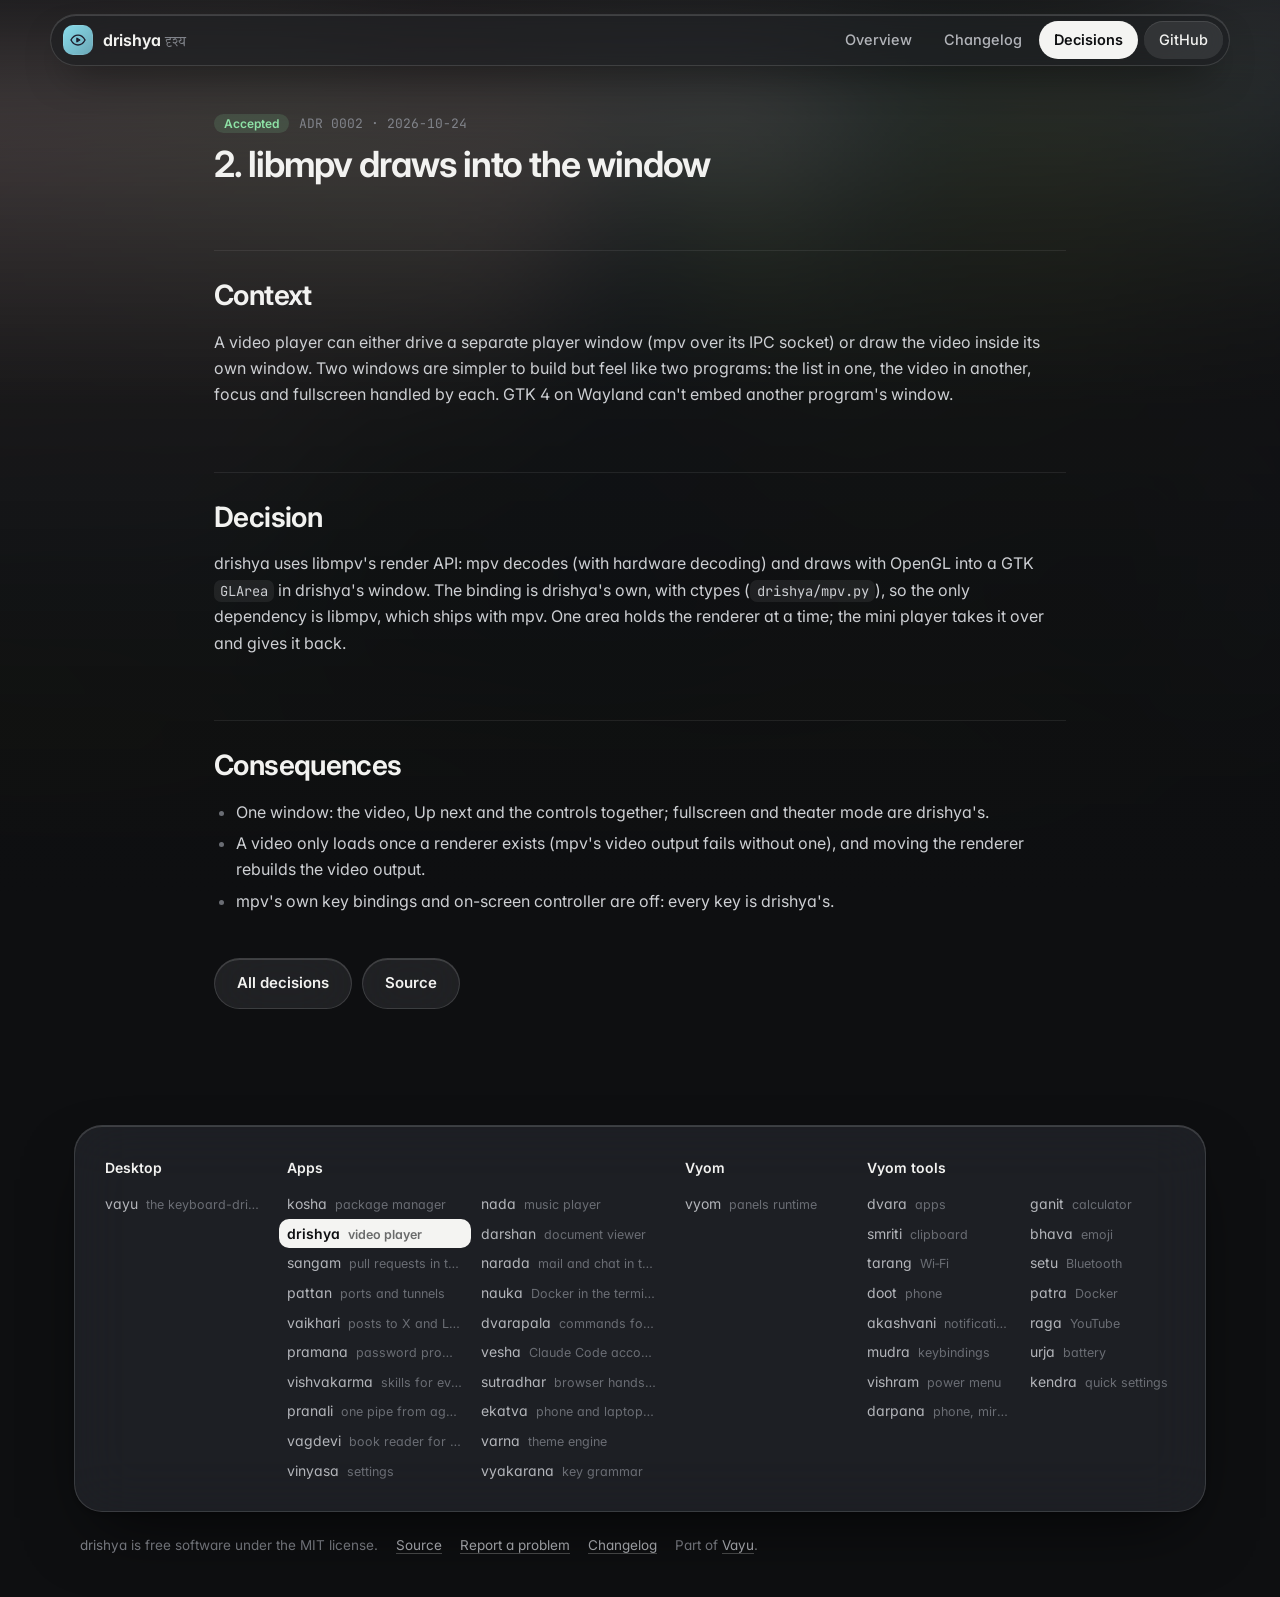
<file: docs/adr/0002-libmpv-in-the-window.html>
<!doctype html>
<html lang="en">
<head>
<meta charset="utf-8">
<meta name="viewport" content="width=device-width, initial-scale=1">
<title>ADR 0002: 2. libmpv draws into the window · drishya</title>
<meta name="description" content="A keyboard-driven video player for YouTube, your files and any stream, with resume, history and downloads.">
<meta property="og:title" content="ADR 0002: 2. libmpv draws into the window · drishya">
<meta property="og:description" content="A keyboard-driven video player for YouTube, your files and any stream, with resume, history and downloads.">
<meta name="theme-color" content="#0e0f11">
<link rel="icon" href="../assets/logo.svg" type="image/svg+xml">
<link rel="preconnect" href="https://fonts.googleapis.com">
<link rel="preconnect" href="https://fonts.gstatic.com" crossorigin>
<link href="https://fonts.googleapis.com/css2?family=Inter:wght@400;500;600;700&family=JetBrains+Mono:wght@400;500;600&family=Tiro+Devanagari+Sanskrit&display=swap" rel="stylesheet">
<link rel="stylesheet" href="../assets/site.css">
<style>:root{--tool:#8fd6ec}.backdrop:before{background-image:url("../assets/screenshots/watch.png")}</style>
</head>
<body class="sub">
<div class="backdrop" aria-hidden="true"></div>
<header class="top"><div class="in">
<a class="brand" href="../index.html"><img src="../assets/logo.svg" alt=""><span>drishya <small>दृश्य</small></span></a>
<nav><a href="../index.html" class="">Overview</a><a href="../changelog.html" class="">Changelog</a><a href="../adr/index.html" class="on hide">Decisions</a><a class="gh" href="https://github.com/Theyashsawarkar/drishya">GitHub</a></nav></div></header>

<div class="wrap solo"><article>
<p class="adrmeta"><span class="status accepted">Accepted</span> <span>ADR 0002 · 2026-10-24</span></p><h2 id="2-libmpv-draws-into-the-window"><a class="anchor" href="#2-libmpv-draws-into-the-window">#</a>2. libmpv draws into the window</h2>
<h2 id="context"><a class="anchor" href="#context">#</a>Context</h2>
<p>A video player can either drive a separate player window (mpv over its IPC socket) or draw the video inside its own window. Two windows are simpler to build but feel like two programs: the list in one, the video in another, focus and fullscreen handled by each. GTK 4 on Wayland can't embed another program's window.</p>
<h2 id="decision"><a class="anchor" href="#decision">#</a>Decision</h2>
<p>drishya uses libmpv's render API: mpv decodes (with hardware decoding) and draws with OpenGL into a GTK <code>GLArea</code> in drishya's window. The binding is drishya's own, with ctypes (<code>drishya/mpv.py</code>), so the only dependency is libmpv, which ships with mpv. One area holds the renderer at a time; the mini player takes it over and gives it back.</p>
<h2 id="consequences"><a class="anchor" href="#consequences">#</a>Consequences</h2>
<ul><li>One window: the video, Up next and the controls together; fullscreen and theater mode are drishya's.</li><li>A video only loads once a renderer exists (mpv's video output fails without one), and moving the renderer rebuilds the video output.</li><li>mpv's own key bindings and on-screen controller are off: every key is drishya's.</li></ul><p class="back"><a class="btn" href="index.html">All decisions</a><a class="btn" href="https://github.com/Theyashsawarkar/drishya/blob/main/docs/adr/0002-libmpv-in-the-window.md">Source</a></p>
</article></div>
<footer><div class="in glass"><div class=""><h4>Desktop</h4><div class="list"><a href="https://vayu.theyashsawarkar.dev/" class="">vayu <span>the keyboard-driven Wayland desktop</span></a></div></div><div class="g2"><h4>Apps</h4><div class="list"><a href="https://kosha.theyashsawarkar.dev/" class="">kosha <span>package manager</span></a><a href="https://nada.theyashsawarkar.dev/" class="">nada <span>music player</span></a><a href="https://drishya.theyashsawarkar.dev/" class="me" aria-current="page">drishya <span>video player</span></a><a href="https://darshan.theyashsawarkar.dev/" class="">darshan <span>document viewer</span></a><a href="https://sangam.theyashsawarkar.dev/" class="">sangam <span>pull requests in the terminal</span></a><a href="https://narada.theyashsawarkar.dev/" class="">narada <span>mail and chat in the terminal</span></a><a href="https://pattan.theyashsawarkar.dev/" class="">pattan <span>ports and tunnels</span></a><a href="https://nauka.theyashsawarkar.dev/" class="">nauka <span>Docker in the terminal</span></a><a href="https://vaikhari.theyashsawarkar.dev/" class="">vaikhari <span>posts to X and LinkedIn</span></a><a href="https://dvarapala.theyashsawarkar.dev/" class="">dvarapala <span>commands for AI agents, approved</span></a><a href="https://pramana.theyashsawarkar.dev/" class="">pramana <span>password prompts</span></a><a href="https://vesha.theyashsawarkar.dev/" class="">vesha <span>Claude Code accounts</span></a><a href="https://vishvakarma.theyashsawarkar.dev/" class="">vishvakarma <span>skills for every AI agent</span></a><a href="https://sutradhar.theyashsawarkar.dev/" class="">sutradhar <span>browser hands for AI agents</span></a><a href="https://pranali.theyashsawarkar.dev/" class="">pranali <span>one pipe from agents to tools</span></a><a href="https://ekatva.theyashsawarkar.dev/" class="">ekatva <span>phone and laptop, linked</span></a><a href="https://vagdevi.theyashsawarkar.dev/" class="">vagdevi <span>book reader for Android</span></a><a href="https://varna.theyashsawarkar.dev/" class="">varna <span>theme engine</span></a><a href="https://vinyasa.theyashsawarkar.dev/" class="">vinyasa <span>settings</span></a><a href="https://vyakarana.theyashsawarkar.dev/" class="">vyakarana <span>key grammar</span></a></div></div><div class=""><h4>Vyom</h4><div class="list"><a href="https://vyom.theyashsawarkar.dev/" class="">vyom <span>panels runtime</span></a></div></div><div class="g2"><h4>Vyom tools</h4><div class="list"><a href="https://dvara.theyashsawarkar.dev/" class="">dvara <span>apps</span></a><a href="https://ganit.theyashsawarkar.dev/" class="">ganit <span>calculator</span></a><a href="https://smriti.theyashsawarkar.dev/" class="">smriti <span>clipboard</span></a><a href="https://bhava.theyashsawarkar.dev/" class="">bhava <span>emoji</span></a><a href="https://tarang.theyashsawarkar.dev/" class="">tarang <span>Wi‑Fi</span></a><a href="https://setu.theyashsawarkar.dev/" class="">setu <span>Bluetooth</span></a><a href="https://doot.theyashsawarkar.dev/" class="">doot <span>phone</span></a><a href="https://patra.theyashsawarkar.dev/" class="">patra <span>Docker</span></a><a href="https://akashvani.theyashsawarkar.dev/" class="">akashvani <span>notifications</span></a><a href="https://raga.theyashsawarkar.dev/" class="">raga <span>YouTube</span></a><a href="https://mudra.theyashsawarkar.dev/" class="">mudra <span>keybindings</span></a><a href="https://urja.theyashsawarkar.dev/" class="">urja <span>battery</span></a><a href="https://vishram.theyashsawarkar.dev/" class="">vishram <span>power menu</span></a><a href="https://kendra.theyashsawarkar.dev/" class="">kendra <span>quick settings</span></a><a href="https://darpana.theyashsawarkar.dev/" class="">darpana <span>phone, mirrored</span></a></div></div></div>
<div class="bottom"><span>drishya is free software under the MIT license.</span><a href="https://github.com/Theyashsawarkar/drishya">Source</a><a href="https://github.com/Theyashsawarkar/drishya/issues">Report a problem</a><a href="../changelog.html">Changelog</a><span>Part of <a href="https://vayu.theyashsawarkar.dev/">Vayu</a>.</span></div></footer>
<script>
document.querySelectorAll('pre.code').forEach(p=>{const b=document.createElement('button');b.className='copy';b.type='button';b.textContent='Copy';
b.onclick=()=>{navigator.clipboard.writeText(p.querySelector('code').innerText).then(()=>{b.textContent='Copied';b.classList.add('done');setTimeout(()=>{b.textContent='Copy';b.classList.remove('done')},1400)})};p.appendChild(b)});
const links=[...document.querySelectorAll('.toc a')];if(links.length){const hs=links.map(a=>document.getElementById(a.hash.slice(1))).filter(Boolean);
const on=()=>{let cur=hs[0];for(const h of hs){if(h.getBoundingClientRect().top<120)cur=h}links.forEach(a=>a.classList.toggle('on',cur&&a.hash==='#'+cur.id))};
addEventListener('scroll',on,{passive:true});on()}
</script>
</body>
</html>
</file>
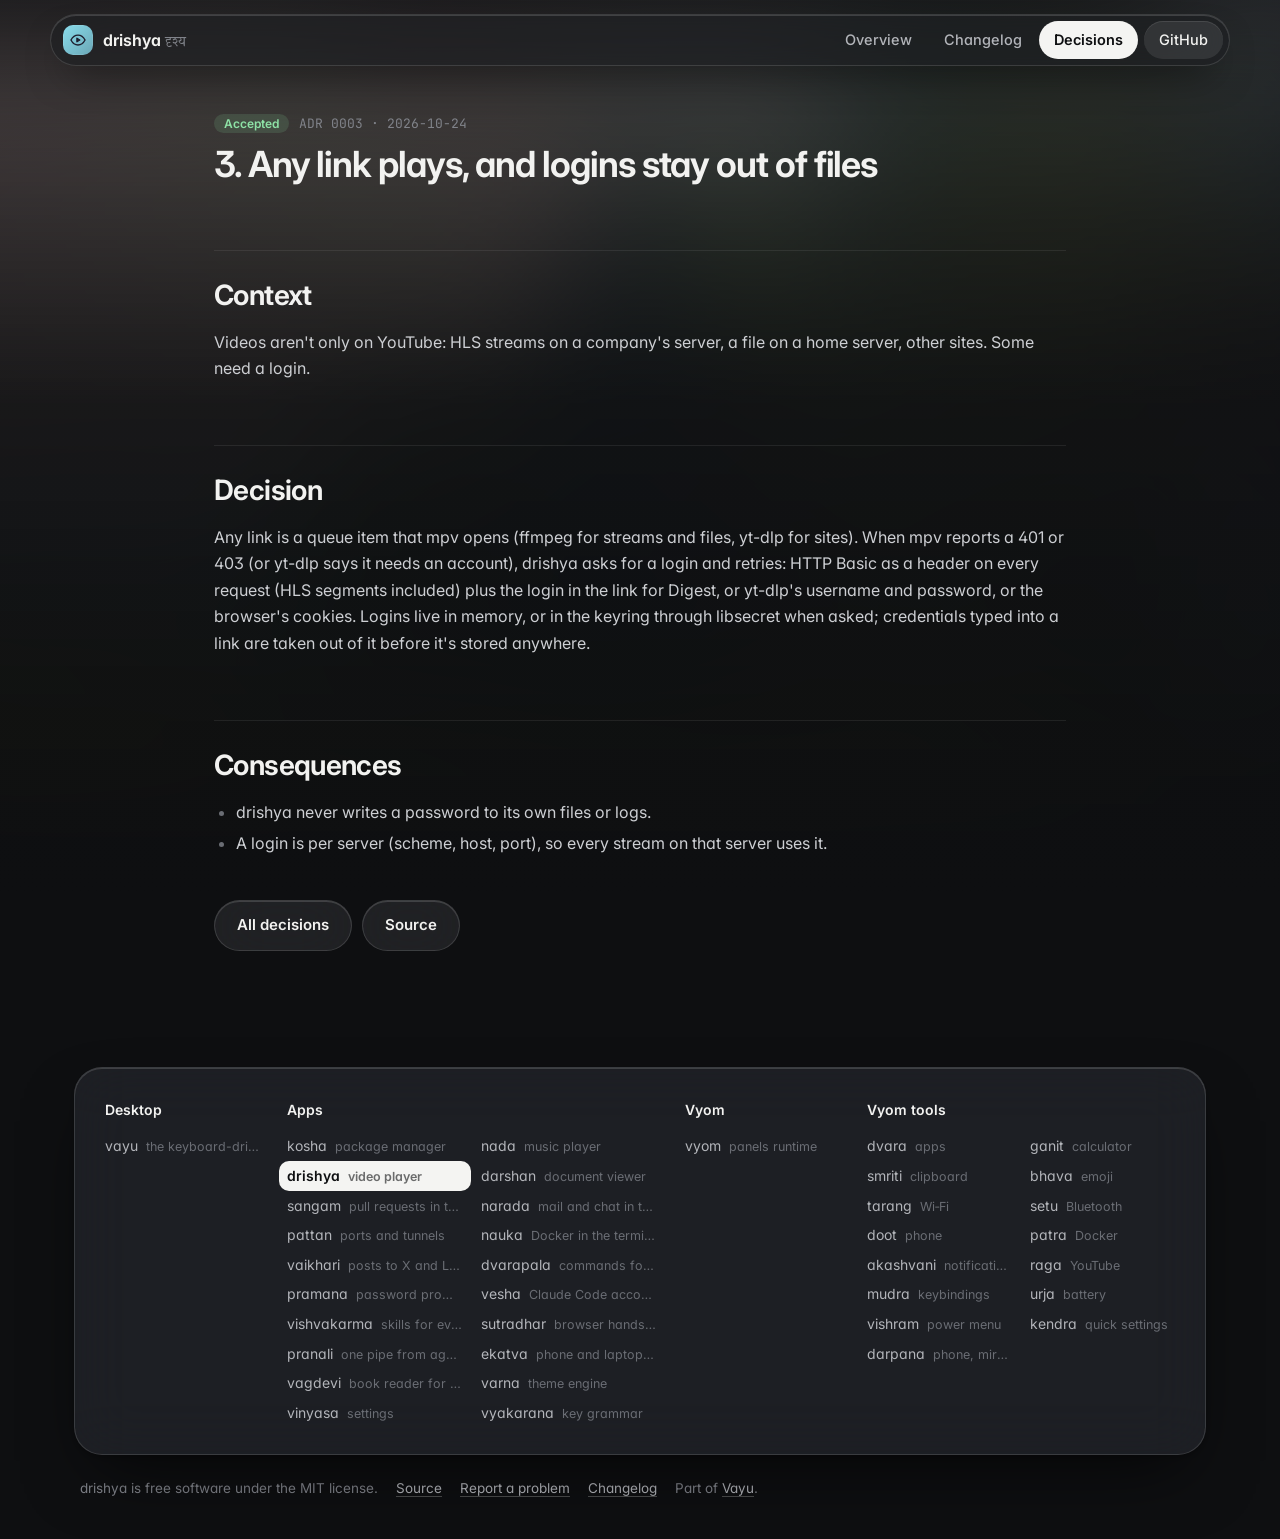
<file: docs/adr/0003-any-link-and-sign-in.html>
<!doctype html>
<html lang="en">
<head>
<meta charset="utf-8">
<meta name="viewport" content="width=device-width, initial-scale=1">
<title>ADR 0003: 3. Any link plays, and logins stay out of files · drishya</title>
<meta name="description" content="A keyboard-driven video player for YouTube, your files and any stream, with resume, history and downloads.">
<meta property="og:title" content="ADR 0003: 3. Any link plays, and logins stay out of files · drishya">
<meta property="og:description" content="A keyboard-driven video player for YouTube, your files and any stream, with resume, history and downloads.">
<meta name="theme-color" content="#0e0f11">
<link rel="icon" href="../assets/logo.svg" type="image/svg+xml">
<link rel="preconnect" href="https://fonts.googleapis.com">
<link rel="preconnect" href="https://fonts.gstatic.com" crossorigin>
<link href="https://fonts.googleapis.com/css2?family=Inter:wght@400;500;600;700&family=JetBrains+Mono:wght@400;500;600&family=Tiro+Devanagari+Sanskrit&display=swap" rel="stylesheet">
<link rel="stylesheet" href="../assets/site.css">
<style>:root{--tool:#8fd6ec}.backdrop:before{background-image:url("../assets/screenshots/watch.png")}</style>
</head>
<body class="sub">
<div class="backdrop" aria-hidden="true"></div>
<header class="top"><div class="in">
<a class="brand" href="../index.html"><img src="../assets/logo.svg" alt=""><span>drishya <small>दृश्य</small></span></a>
<nav><a href="../index.html" class="">Overview</a><a href="../changelog.html" class="">Changelog</a><a href="../adr/index.html" class="on hide">Decisions</a><a class="gh" href="https://github.com/Theyashsawarkar/drishya">GitHub</a></nav></div></header>

<div class="wrap solo"><article>
<p class="adrmeta"><span class="status accepted">Accepted</span> <span>ADR 0003 · 2026-10-24</span></p><h2 id="3-any-link-plays-and-logins-stay-out-of-files"><a class="anchor" href="#3-any-link-plays-and-logins-stay-out-of-files">#</a>3. Any link plays, and logins stay out of files</h2>
<h2 id="context"><a class="anchor" href="#context">#</a>Context</h2>
<p>Videos aren't only on YouTube: HLS streams on a company's server, a file on a home server, other sites. Some need a login.</p>
<h2 id="decision"><a class="anchor" href="#decision">#</a>Decision</h2>
<p>Any link is a queue item that mpv opens (ffmpeg for streams and files, yt-dlp for sites). When mpv reports a 401 or 403 (or yt-dlp says it needs an account), drishya asks for a login and retries: HTTP Basic as a header on every request (HLS segments included) plus the login in the link for Digest, or yt-dlp's username and password, or the browser's cookies. Logins live in memory, or in the keyring through libsecret when asked; credentials typed into a link are taken out of it before it's stored anywhere.</p>
<h2 id="consequences"><a class="anchor" href="#consequences">#</a>Consequences</h2>
<ul><li>drishya never writes a password to its own files or logs.</li><li>A login is per server (scheme, host, port), so every stream on that server uses it.</li></ul><p class="back"><a class="btn" href="index.html">All decisions</a><a class="btn" href="https://github.com/Theyashsawarkar/drishya/blob/main/docs/adr/0003-any-link-and-sign-in.md">Source</a></p>
</article></div>
<footer><div class="in glass"><div class=""><h4>Desktop</h4><div class="list"><a href="https://vayu.theyashsawarkar.dev/" class="">vayu <span>the keyboard-driven Wayland desktop</span></a></div></div><div class="g2"><h4>Apps</h4><div class="list"><a href="https://kosha.theyashsawarkar.dev/" class="">kosha <span>package manager</span></a><a href="https://nada.theyashsawarkar.dev/" class="">nada <span>music player</span></a><a href="https://drishya.theyashsawarkar.dev/" class="me" aria-current="page">drishya <span>video player</span></a><a href="https://darshan.theyashsawarkar.dev/" class="">darshan <span>document viewer</span></a><a href="https://sangam.theyashsawarkar.dev/" class="">sangam <span>pull requests in the terminal</span></a><a href="https://narada.theyashsawarkar.dev/" class="">narada <span>mail and chat in the terminal</span></a><a href="https://pattan.theyashsawarkar.dev/" class="">pattan <span>ports and tunnels</span></a><a href="https://nauka.theyashsawarkar.dev/" class="">nauka <span>Docker in the terminal</span></a><a href="https://vaikhari.theyashsawarkar.dev/" class="">vaikhari <span>posts to X and LinkedIn</span></a><a href="https://dvarapala.theyashsawarkar.dev/" class="">dvarapala <span>commands for AI agents, approved</span></a><a href="https://pramana.theyashsawarkar.dev/" class="">pramana <span>password prompts</span></a><a href="https://vesha.theyashsawarkar.dev/" class="">vesha <span>Claude Code accounts</span></a><a href="https://vishvakarma.theyashsawarkar.dev/" class="">vishvakarma <span>skills for every AI agent</span></a><a href="https://sutradhar.theyashsawarkar.dev/" class="">sutradhar <span>browser hands for AI agents</span></a><a href="https://pranali.theyashsawarkar.dev/" class="">pranali <span>one pipe from agents to tools</span></a><a href="https://ekatva.theyashsawarkar.dev/" class="">ekatva <span>phone and laptop, linked</span></a><a href="https://vagdevi.theyashsawarkar.dev/" class="">vagdevi <span>book reader for Android</span></a><a href="https://varna.theyashsawarkar.dev/" class="">varna <span>theme engine</span></a><a href="https://vinyasa.theyashsawarkar.dev/" class="">vinyasa <span>settings</span></a><a href="https://vyakarana.theyashsawarkar.dev/" class="">vyakarana <span>key grammar</span></a></div></div><div class=""><h4>Vyom</h4><div class="list"><a href="https://vyom.theyashsawarkar.dev/" class="">vyom <span>panels runtime</span></a></div></div><div class="g2"><h4>Vyom tools</h4><div class="list"><a href="https://dvara.theyashsawarkar.dev/" class="">dvara <span>apps</span></a><a href="https://ganit.theyashsawarkar.dev/" class="">ganit <span>calculator</span></a><a href="https://smriti.theyashsawarkar.dev/" class="">smriti <span>clipboard</span></a><a href="https://bhava.theyashsawarkar.dev/" class="">bhava <span>emoji</span></a><a href="https://tarang.theyashsawarkar.dev/" class="">tarang <span>Wi‑Fi</span></a><a href="https://setu.theyashsawarkar.dev/" class="">setu <span>Bluetooth</span></a><a href="https://doot.theyashsawarkar.dev/" class="">doot <span>phone</span></a><a href="https://patra.theyashsawarkar.dev/" class="">patra <span>Docker</span></a><a href="https://akashvani.theyashsawarkar.dev/" class="">akashvani <span>notifications</span></a><a href="https://raga.theyashsawarkar.dev/" class="">raga <span>YouTube</span></a><a href="https://mudra.theyashsawarkar.dev/" class="">mudra <span>keybindings</span></a><a href="https://urja.theyashsawarkar.dev/" class="">urja <span>battery</span></a><a href="https://vishram.theyashsawarkar.dev/" class="">vishram <span>power menu</span></a><a href="https://kendra.theyashsawarkar.dev/" class="">kendra <span>quick settings</span></a><a href="https://darpana.theyashsawarkar.dev/" class="">darpana <span>phone, mirrored</span></a></div></div></div>
<div class="bottom"><span>drishya is free software under the MIT license.</span><a href="https://github.com/Theyashsawarkar/drishya">Source</a><a href="https://github.com/Theyashsawarkar/drishya/issues">Report a problem</a><a href="../changelog.html">Changelog</a><span>Part of <a href="https://vayu.theyashsawarkar.dev/">Vayu</a>.</span></div></footer>
<script>
document.querySelectorAll('pre.code').forEach(p=>{const b=document.createElement('button');b.className='copy';b.type='button';b.textContent='Copy';
b.onclick=()=>{navigator.clipboard.writeText(p.querySelector('code').innerText).then(()=>{b.textContent='Copied';b.classList.add('done');setTimeout(()=>{b.textContent='Copy';b.classList.remove('done')},1400)})};p.appendChild(b)});
const links=[...document.querySelectorAll('.toc a')];if(links.length){const hs=links.map(a=>document.getElementById(a.hash.slice(1))).filter(Boolean);
const on=()=>{let cur=hs[0];for(const h of hs){if(h.getBoundingClientRect().top<120)cur=h}links.forEach(a=>a.classList.toggle('on',cur&&a.hash==='#'+cur.id))};
addEventListener('scroll',on,{passive:true});on()}
</script>
</body>
</html>
</file>
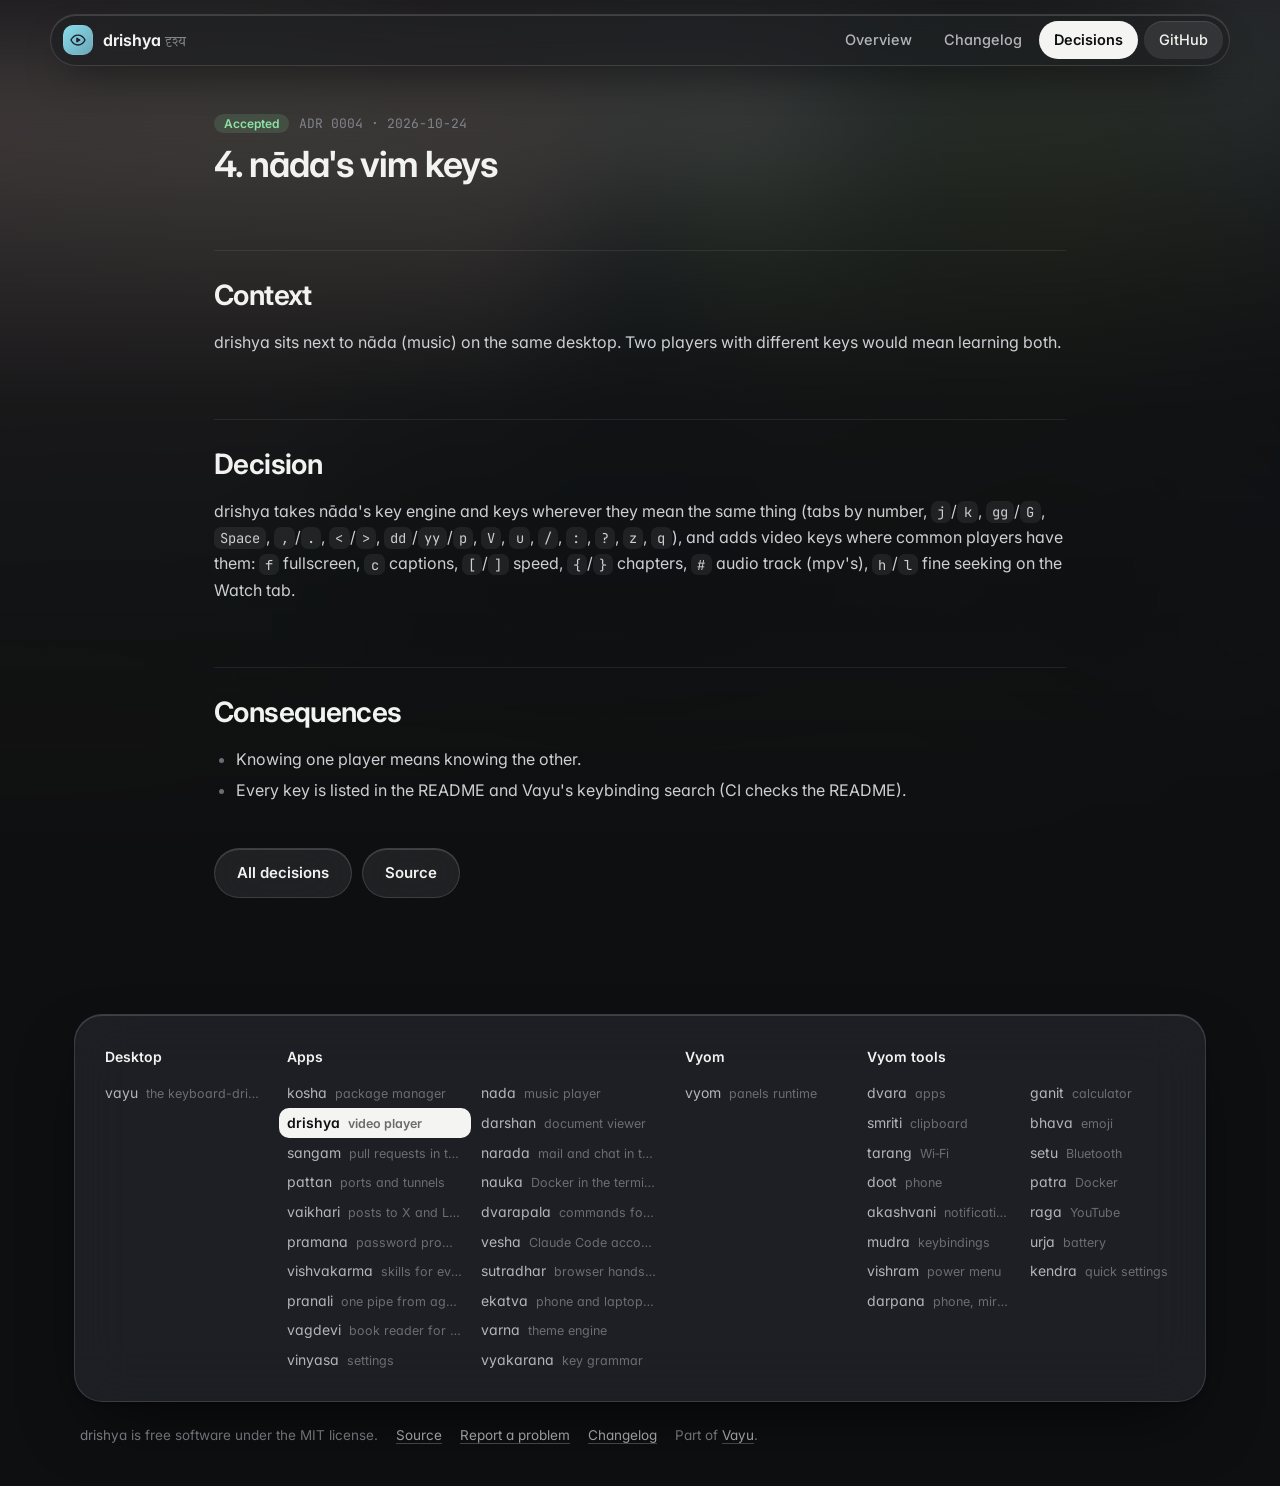
<file: docs/adr/0004-vim-keys.html>
<!doctype html>
<html lang="en">
<head>
<meta charset="utf-8">
<meta name="viewport" content="width=device-width, initial-scale=1">
<title>ADR 0004: 4. nāda&#x27;s vim keys · drishya</title>
<meta name="description" content="A keyboard-driven video player for YouTube, your files and any stream, with resume, history and downloads.">
<meta property="og:title" content="ADR 0004: 4. nāda&#x27;s vim keys · drishya">
<meta property="og:description" content="A keyboard-driven video player for YouTube, your files and any stream, with resume, history and downloads.">
<meta name="theme-color" content="#0e0f11">
<link rel="icon" href="../assets/logo.svg" type="image/svg+xml">
<link rel="preconnect" href="https://fonts.googleapis.com">
<link rel="preconnect" href="https://fonts.gstatic.com" crossorigin>
<link href="https://fonts.googleapis.com/css2?family=Inter:wght@400;500;600;700&family=JetBrains+Mono:wght@400;500;600&family=Tiro+Devanagari+Sanskrit&display=swap" rel="stylesheet">
<link rel="stylesheet" href="../assets/site.css">
<style>:root{--tool:#8fd6ec}.backdrop:before{background-image:url("../assets/screenshots/watch.png")}</style>
</head>
<body class="sub">
<div class="backdrop" aria-hidden="true"></div>
<header class="top"><div class="in">
<a class="brand" href="../index.html"><img src="../assets/logo.svg" alt=""><span>drishya <small>दृश्य</small></span></a>
<nav><a href="../index.html" class="">Overview</a><a href="../changelog.html" class="">Changelog</a><a href="../adr/index.html" class="on hide">Decisions</a><a class="gh" href="https://github.com/Theyashsawarkar/drishya">GitHub</a></nav></div></header>

<div class="wrap solo"><article>
<p class="adrmeta"><span class="status accepted">Accepted</span> <span>ADR 0004 · 2026-10-24</span></p><h2 id="4-nādas-vim-keys"><a class="anchor" href="#4-nādas-vim-keys">#</a>4. nāda's vim keys</h2>
<h2 id="context"><a class="anchor" href="#context">#</a>Context</h2>
<p>drishya sits next to nāda (music) on the same desktop. Two players with different keys would mean learning both.</p>
<h2 id="decision"><a class="anchor" href="#decision">#</a>Decision</h2>
<p>drishya takes nāda's key engine and keys wherever they mean the same thing (tabs by number, <code>j</code>/<code>k</code>, <code>gg</code>/<code>G</code>, <code>Space</code>, <code>,</code>/<code>.</code>, <code>&lt;</code>/<code>&gt;</code>, <code>dd</code>/<code>yy</code>/<code>p</code>, <code>V</code>, <code>u</code>, <code>/</code>, <code>:</code>, <code>?</code>, <code>z</code>, <code>q</code>), and adds video keys where common players have them: <code>f</code> fullscreen, <code>c</code> captions, <code>[</code>/<code>]</code> speed, <code>{</code>/<code>}</code> chapters, <code>#</code> audio track (mpv's), <code>h</code>/<code>l</code> fine seeking on the Watch tab.</p>
<h2 id="consequences"><a class="anchor" href="#consequences">#</a>Consequences</h2>
<ul><li>Knowing one player means knowing the other.</li><li>Every key is listed in the README and Vayu's keybinding search (CI checks the README).</li></ul><p class="back"><a class="btn" href="index.html">All decisions</a><a class="btn" href="https://github.com/Theyashsawarkar/drishya/blob/main/docs/adr/0004-vim-keys.md">Source</a></p>
</article></div>
<footer><div class="in glass"><div class=""><h4>Desktop</h4><div class="list"><a href="https://vayu.theyashsawarkar.dev/" class="">vayu <span>the keyboard-driven Wayland desktop</span></a></div></div><div class="g2"><h4>Apps</h4><div class="list"><a href="https://kosha.theyashsawarkar.dev/" class="">kosha <span>package manager</span></a><a href="https://nada.theyashsawarkar.dev/" class="">nada <span>music player</span></a><a href="https://drishya.theyashsawarkar.dev/" class="me" aria-current="page">drishya <span>video player</span></a><a href="https://darshan.theyashsawarkar.dev/" class="">darshan <span>document viewer</span></a><a href="https://sangam.theyashsawarkar.dev/" class="">sangam <span>pull requests in the terminal</span></a><a href="https://narada.theyashsawarkar.dev/" class="">narada <span>mail and chat in the terminal</span></a><a href="https://pattan.theyashsawarkar.dev/" class="">pattan <span>ports and tunnels</span></a><a href="https://nauka.theyashsawarkar.dev/" class="">nauka <span>Docker in the terminal</span></a><a href="https://vaikhari.theyashsawarkar.dev/" class="">vaikhari <span>posts to X and LinkedIn</span></a><a href="https://dvarapala.theyashsawarkar.dev/" class="">dvarapala <span>commands for AI agents, approved</span></a><a href="https://pramana.theyashsawarkar.dev/" class="">pramana <span>password prompts</span></a><a href="https://vesha.theyashsawarkar.dev/" class="">vesha <span>Claude Code accounts</span></a><a href="https://vishvakarma.theyashsawarkar.dev/" class="">vishvakarma <span>skills for every AI agent</span></a><a href="https://sutradhar.theyashsawarkar.dev/" class="">sutradhar <span>browser hands for AI agents</span></a><a href="https://pranali.theyashsawarkar.dev/" class="">pranali <span>one pipe from agents to tools</span></a><a href="https://ekatva.theyashsawarkar.dev/" class="">ekatva <span>phone and laptop, linked</span></a><a href="https://vagdevi.theyashsawarkar.dev/" class="">vagdevi <span>book reader for Android</span></a><a href="https://varna.theyashsawarkar.dev/" class="">varna <span>theme engine</span></a><a href="https://vinyasa.theyashsawarkar.dev/" class="">vinyasa <span>settings</span></a><a href="https://vyakarana.theyashsawarkar.dev/" class="">vyakarana <span>key grammar</span></a></div></div><div class=""><h4>Vyom</h4><div class="list"><a href="https://vyom.theyashsawarkar.dev/" class="">vyom <span>panels runtime</span></a></div></div><div class="g2"><h4>Vyom tools</h4><div class="list"><a href="https://dvara.theyashsawarkar.dev/" class="">dvara <span>apps</span></a><a href="https://ganit.theyashsawarkar.dev/" class="">ganit <span>calculator</span></a><a href="https://smriti.theyashsawarkar.dev/" class="">smriti <span>clipboard</span></a><a href="https://bhava.theyashsawarkar.dev/" class="">bhava <span>emoji</span></a><a href="https://tarang.theyashsawarkar.dev/" class="">tarang <span>Wi‑Fi</span></a><a href="https://setu.theyashsawarkar.dev/" class="">setu <span>Bluetooth</span></a><a href="https://doot.theyashsawarkar.dev/" class="">doot <span>phone</span></a><a href="https://patra.theyashsawarkar.dev/" class="">patra <span>Docker</span></a><a href="https://akashvani.theyashsawarkar.dev/" class="">akashvani <span>notifications</span></a><a href="https://raga.theyashsawarkar.dev/" class="">raga <span>YouTube</span></a><a href="https://mudra.theyashsawarkar.dev/" class="">mudra <span>keybindings</span></a><a href="https://urja.theyashsawarkar.dev/" class="">urja <span>battery</span></a><a href="https://vishram.theyashsawarkar.dev/" class="">vishram <span>power menu</span></a><a href="https://kendra.theyashsawarkar.dev/" class="">kendra <span>quick settings</span></a><a href="https://darpana.theyashsawarkar.dev/" class="">darpana <span>phone, mirrored</span></a></div></div></div>
<div class="bottom"><span>drishya is free software under the MIT license.</span><a href="https://github.com/Theyashsawarkar/drishya">Source</a><a href="https://github.com/Theyashsawarkar/drishya/issues">Report a problem</a><a href="../changelog.html">Changelog</a><span>Part of <a href="https://vayu.theyashsawarkar.dev/">Vayu</a>.</span></div></footer>
<script>
document.querySelectorAll('pre.code').forEach(p=>{const b=document.createElement('button');b.className='copy';b.type='button';b.textContent='Copy';
b.onclick=()=>{navigator.clipboard.writeText(p.querySelector('code').innerText).then(()=>{b.textContent='Copied';b.classList.add('done');setTimeout(()=>{b.textContent='Copy';b.classList.remove('done')},1400)})};p.appendChild(b)});
const links=[...document.querySelectorAll('.toc a')];if(links.length){const hs=links.map(a=>document.getElementById(a.hash.slice(1))).filter(Boolean);
const on=()=>{let cur=hs[0];for(const h of hs){if(h.getBoundingClientRect().top<120)cur=h}links.forEach(a=>a.classList.toggle('on',cur&&a.hash==='#'+cur.id))};
addEventListener('scroll',on,{passive:true});on()}
</script>
</body>
</html>
</file>
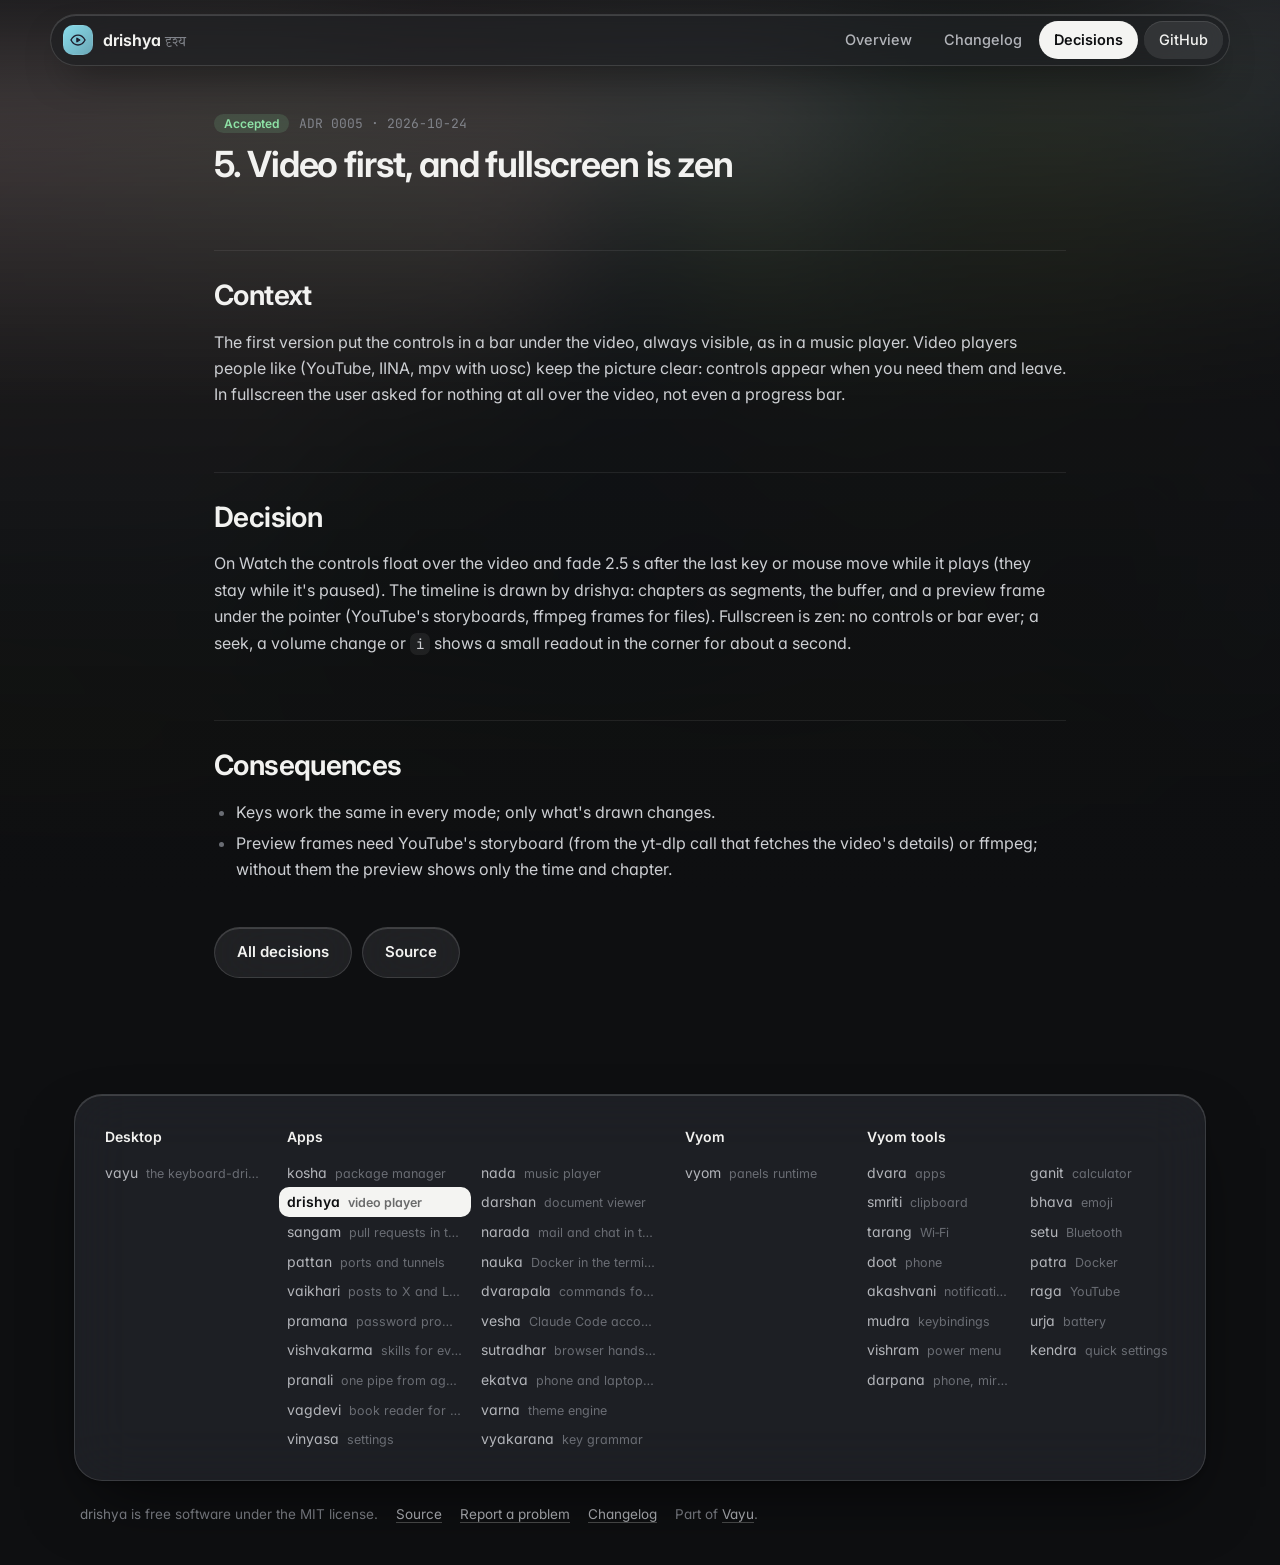
<file: docs/adr/0005-video-first-and-zen.html>
<!doctype html>
<html lang="en">
<head>
<meta charset="utf-8">
<meta name="viewport" content="width=device-width, initial-scale=1">
<title>ADR 0005: 5. Video first, and fullscreen is zen · drishya</title>
<meta name="description" content="A keyboard-driven video player for YouTube, your files and any stream, with resume, history and downloads.">
<meta property="og:title" content="ADR 0005: 5. Video first, and fullscreen is zen · drishya">
<meta property="og:description" content="A keyboard-driven video player for YouTube, your files and any stream, with resume, history and downloads.">
<meta name="theme-color" content="#0e0f11">
<link rel="icon" href="../assets/logo.svg" type="image/svg+xml">
<link rel="preconnect" href="https://fonts.googleapis.com">
<link rel="preconnect" href="https://fonts.gstatic.com" crossorigin>
<link href="https://fonts.googleapis.com/css2?family=Inter:wght@400;500;600;700&family=JetBrains+Mono:wght@400;500;600&family=Tiro+Devanagari+Sanskrit&display=swap" rel="stylesheet">
<link rel="stylesheet" href="../assets/site.css">
<style>:root{--tool:#8fd6ec}.backdrop:before{background-image:url("../assets/screenshots/watch.png")}</style>
</head>
<body class="sub">
<div class="backdrop" aria-hidden="true"></div>
<header class="top"><div class="in">
<a class="brand" href="../index.html"><img src="../assets/logo.svg" alt=""><span>drishya <small>दृश्य</small></span></a>
<nav><a href="../index.html" class="">Overview</a><a href="../changelog.html" class="">Changelog</a><a href="../adr/index.html" class="on hide">Decisions</a><a class="gh" href="https://github.com/Theyashsawarkar/drishya">GitHub</a></nav></div></header>

<div class="wrap solo"><article>
<p class="adrmeta"><span class="status accepted">Accepted</span> <span>ADR 0005 · 2026-10-24</span></p><h2 id="5-video-first-and-fullscreen-is-zen"><a class="anchor" href="#5-video-first-and-fullscreen-is-zen">#</a>5. Video first, and fullscreen is zen</h2>
<h2 id="context"><a class="anchor" href="#context">#</a>Context</h2>
<p>The first version put the controls in a bar under the video, always visible, as in a music player. Video players people like (YouTube, IINA, mpv with uosc) keep the picture clear: controls appear when you need them and leave. In fullscreen the user asked for nothing at all over the video, not even a progress bar.</p>
<h2 id="decision"><a class="anchor" href="#decision">#</a>Decision</h2>
<p>On Watch the controls float over the video and fade 2.5 s after the last key or mouse move while it plays (they stay while it's paused). The timeline is drawn by drishya: chapters as segments, the buffer, and a preview frame under the pointer (YouTube's storyboards, ffmpeg frames for files). Fullscreen is zen: no controls or bar ever; a seek, a volume change or <code>i</code> shows a small readout in the corner for about a second.</p>
<h2 id="consequences"><a class="anchor" href="#consequences">#</a>Consequences</h2>
<ul><li>Keys work the same in every mode; only what's drawn changes.</li><li>Preview frames need YouTube's storyboard (from the yt-dlp call that fetches the video's details) or ffmpeg; without them the preview shows only the time and chapter.</li></ul><p class="back"><a class="btn" href="index.html">All decisions</a><a class="btn" href="https://github.com/Theyashsawarkar/drishya/blob/main/docs/adr/0005-video-first-and-zen.md">Source</a></p>
</article></div>
<footer><div class="in glass"><div class=""><h4>Desktop</h4><div class="list"><a href="https://vayu.theyashsawarkar.dev/" class="">vayu <span>the keyboard-driven Wayland desktop</span></a></div></div><div class="g2"><h4>Apps</h4><div class="list"><a href="https://kosha.theyashsawarkar.dev/" class="">kosha <span>package manager</span></a><a href="https://nada.theyashsawarkar.dev/" class="">nada <span>music player</span></a><a href="https://drishya.theyashsawarkar.dev/" class="me" aria-current="page">drishya <span>video player</span></a><a href="https://darshan.theyashsawarkar.dev/" class="">darshan <span>document viewer</span></a><a href="https://sangam.theyashsawarkar.dev/" class="">sangam <span>pull requests in the terminal</span></a><a href="https://narada.theyashsawarkar.dev/" class="">narada <span>mail and chat in the terminal</span></a><a href="https://pattan.theyashsawarkar.dev/" class="">pattan <span>ports and tunnels</span></a><a href="https://nauka.theyashsawarkar.dev/" class="">nauka <span>Docker in the terminal</span></a><a href="https://vaikhari.theyashsawarkar.dev/" class="">vaikhari <span>posts to X and LinkedIn</span></a><a href="https://dvarapala.theyashsawarkar.dev/" class="">dvarapala <span>commands for AI agents, approved</span></a><a href="https://pramana.theyashsawarkar.dev/" class="">pramana <span>password prompts</span></a><a href="https://vesha.theyashsawarkar.dev/" class="">vesha <span>Claude Code accounts</span></a><a href="https://vishvakarma.theyashsawarkar.dev/" class="">vishvakarma <span>skills for every AI agent</span></a><a href="https://sutradhar.theyashsawarkar.dev/" class="">sutradhar <span>browser hands for AI agents</span></a><a href="https://pranali.theyashsawarkar.dev/" class="">pranali <span>one pipe from agents to tools</span></a><a href="https://ekatva.theyashsawarkar.dev/" class="">ekatva <span>phone and laptop, linked</span></a><a href="https://vagdevi.theyashsawarkar.dev/" class="">vagdevi <span>book reader for Android</span></a><a href="https://varna.theyashsawarkar.dev/" class="">varna <span>theme engine</span></a><a href="https://vinyasa.theyashsawarkar.dev/" class="">vinyasa <span>settings</span></a><a href="https://vyakarana.theyashsawarkar.dev/" class="">vyakarana <span>key grammar</span></a></div></div><div class=""><h4>Vyom</h4><div class="list"><a href="https://vyom.theyashsawarkar.dev/" class="">vyom <span>panels runtime</span></a></div></div><div class="g2"><h4>Vyom tools</h4><div class="list"><a href="https://dvara.theyashsawarkar.dev/" class="">dvara <span>apps</span></a><a href="https://ganit.theyashsawarkar.dev/" class="">ganit <span>calculator</span></a><a href="https://smriti.theyashsawarkar.dev/" class="">smriti <span>clipboard</span></a><a href="https://bhava.theyashsawarkar.dev/" class="">bhava <span>emoji</span></a><a href="https://tarang.theyashsawarkar.dev/" class="">tarang <span>Wi‑Fi</span></a><a href="https://setu.theyashsawarkar.dev/" class="">setu <span>Bluetooth</span></a><a href="https://doot.theyashsawarkar.dev/" class="">doot <span>phone</span></a><a href="https://patra.theyashsawarkar.dev/" class="">patra <span>Docker</span></a><a href="https://akashvani.theyashsawarkar.dev/" class="">akashvani <span>notifications</span></a><a href="https://raga.theyashsawarkar.dev/" class="">raga <span>YouTube</span></a><a href="https://mudra.theyashsawarkar.dev/" class="">mudra <span>keybindings</span></a><a href="https://urja.theyashsawarkar.dev/" class="">urja <span>battery</span></a><a href="https://vishram.theyashsawarkar.dev/" class="">vishram <span>power menu</span></a><a href="https://kendra.theyashsawarkar.dev/" class="">kendra <span>quick settings</span></a><a href="https://darpana.theyashsawarkar.dev/" class="">darpana <span>phone, mirrored</span></a></div></div></div>
<div class="bottom"><span>drishya is free software under the MIT license.</span><a href="https://github.com/Theyashsawarkar/drishya">Source</a><a href="https://github.com/Theyashsawarkar/drishya/issues">Report a problem</a><a href="../changelog.html">Changelog</a><span>Part of <a href="https://vayu.theyashsawarkar.dev/">Vayu</a>.</span></div></footer>
<script>
document.querySelectorAll('pre.code').forEach(p=>{const b=document.createElement('button');b.className='copy';b.type='button';b.textContent='Copy';
b.onclick=()=>{navigator.clipboard.writeText(p.querySelector('code').innerText).then(()=>{b.textContent='Copied';b.classList.add('done');setTimeout(()=>{b.textContent='Copy';b.classList.remove('done')},1400)})};p.appendChild(b)});
const links=[...document.querySelectorAll('.toc a')];if(links.length){const hs=links.map(a=>document.getElementById(a.hash.slice(1))).filter(Boolean);
const on=()=>{let cur=hs[0];for(const h of hs){if(h.getBoundingClientRect().top<120)cur=h}links.forEach(a=>a.classList.toggle('on',cur&&a.hash==='#'+cur.id))};
addEventListener('scroll',on,{passive:true});on()}
</script>
</body>
</html>
</file>
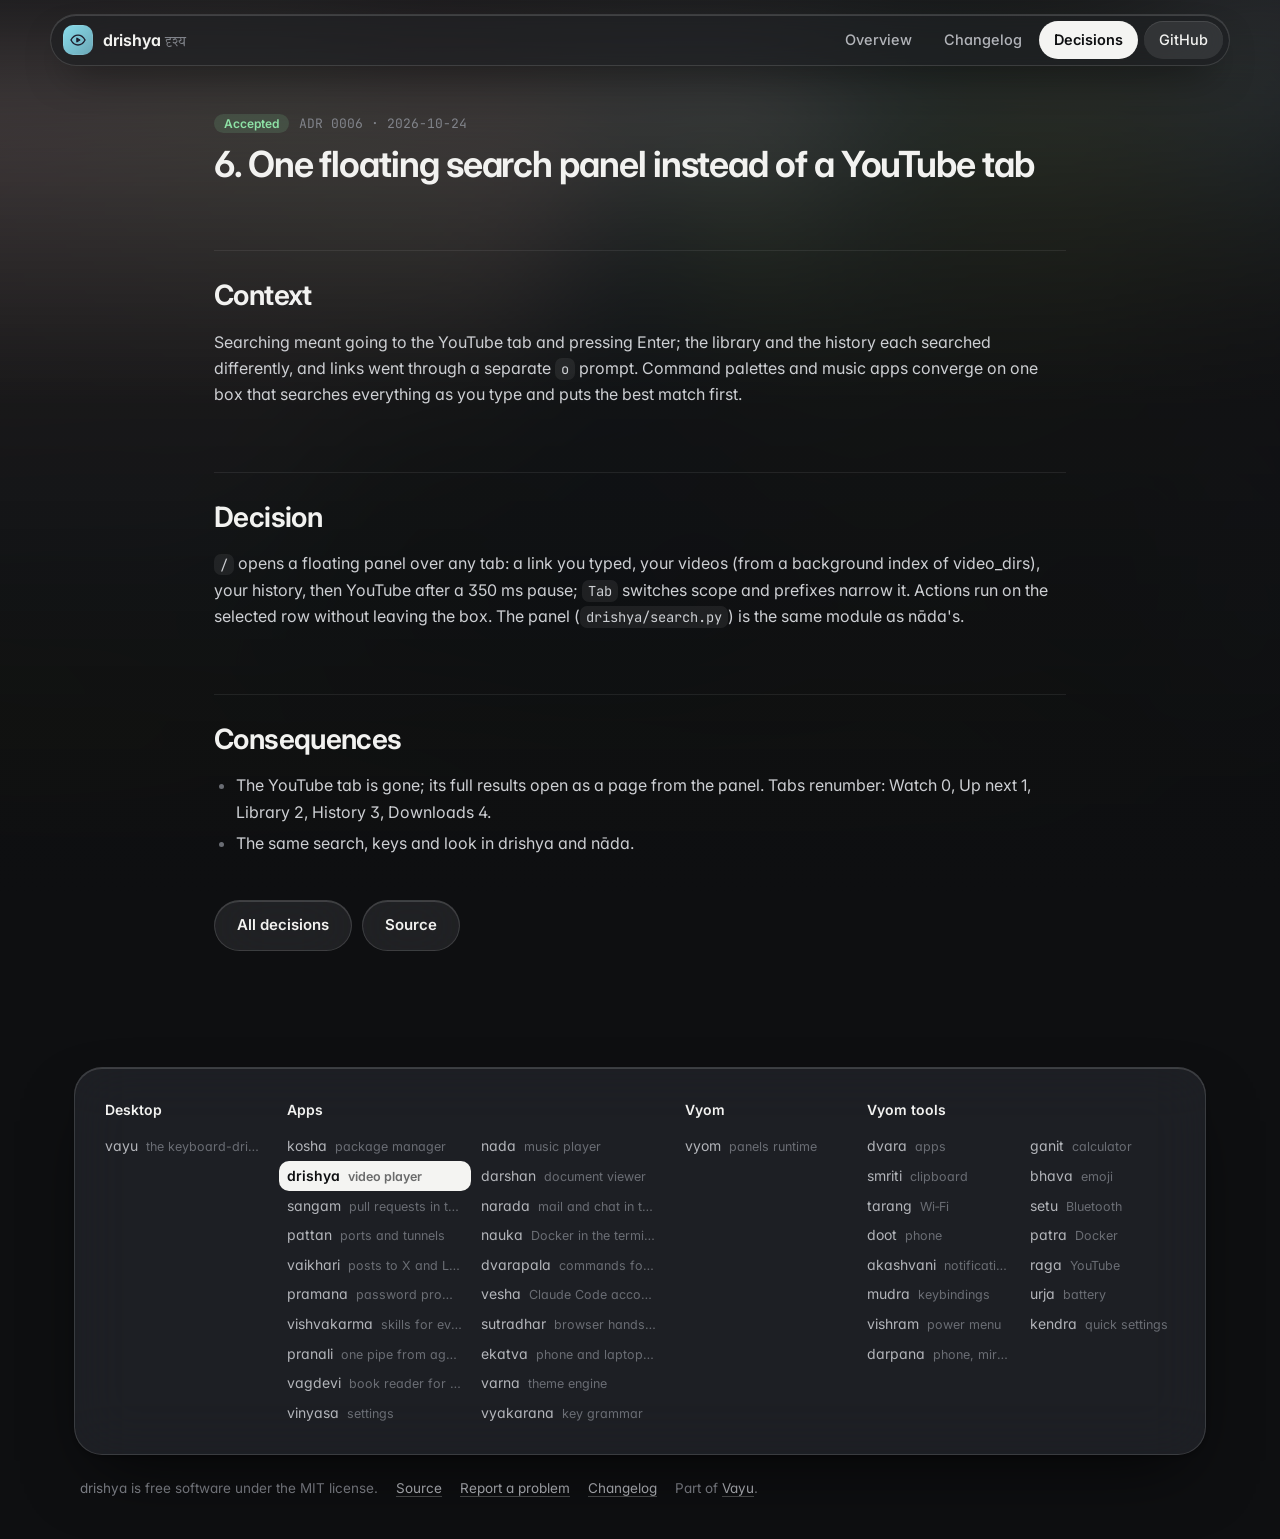
<file: docs/adr/0006-search-panel.html>
<!doctype html>
<html lang="en">
<head>
<meta charset="utf-8">
<meta name="viewport" content="width=device-width, initial-scale=1">
<title>ADR 0006: 6. One floating search panel instead of a YouTube tab · drishya</title>
<meta name="description" content="A keyboard-driven video player for YouTube, your files and any stream, with resume, history and downloads.">
<meta property="og:title" content="ADR 0006: 6. One floating search panel instead of a YouTube tab · drishya">
<meta property="og:description" content="A keyboard-driven video player for YouTube, your files and any stream, with resume, history and downloads.">
<meta name="theme-color" content="#0e0f11">
<link rel="icon" href="../assets/logo.svg" type="image/svg+xml">
<link rel="preconnect" href="https://fonts.googleapis.com">
<link rel="preconnect" href="https://fonts.gstatic.com" crossorigin>
<link href="https://fonts.googleapis.com/css2?family=Inter:wght@400;500;600;700&family=JetBrains+Mono:wght@400;500;600&family=Tiro+Devanagari+Sanskrit&display=swap" rel="stylesheet">
<link rel="stylesheet" href="../assets/site.css">
<style>:root{--tool:#8fd6ec}.backdrop:before{background-image:url("../assets/screenshots/watch.png")}</style>
</head>
<body class="sub">
<div class="backdrop" aria-hidden="true"></div>
<header class="top"><div class="in">
<a class="brand" href="../index.html"><img src="../assets/logo.svg" alt=""><span>drishya <small>दृश्य</small></span></a>
<nav><a href="../index.html" class="">Overview</a><a href="../changelog.html" class="">Changelog</a><a href="../adr/index.html" class="on hide">Decisions</a><a class="gh" href="https://github.com/Theyashsawarkar/drishya">GitHub</a></nav></div></header>

<div class="wrap solo"><article>
<p class="adrmeta"><span class="status accepted">Accepted</span> <span>ADR 0006 · 2026-10-24</span></p><h2 id="6-one-floating-search-panel-instead-of-a-youtube-tab"><a class="anchor" href="#6-one-floating-search-panel-instead-of-a-youtube-tab">#</a>6. One floating search panel instead of a YouTube tab</h2>
<h2 id="context"><a class="anchor" href="#context">#</a>Context</h2>
<p>Searching meant going to the YouTube tab and pressing Enter; the library and the history each searched differently, and links went through a separate <code>o</code> prompt. Command palettes and music apps converge on one box that searches everything as you type and puts the best match first.</p>
<h2 id="decision"><a class="anchor" href="#decision">#</a>Decision</h2>
<p><code>/</code> opens a floating panel over any tab: a link you typed, your videos (from a background index of video_dirs), your history, then YouTube after a 350 ms pause; <code>Tab</code> switches scope and prefixes narrow it. Actions run on the selected row without leaving the box. The panel (<code>drishya/search.py</code>) is the same module as nāda's.</p>
<h2 id="consequences"><a class="anchor" href="#consequences">#</a>Consequences</h2>
<ul><li>The YouTube tab is gone; its full results open as a page from the panel. Tabs renumber: Watch 0, Up next 1, Library 2, History 3, Downloads 4.</li><li>The same search, keys and look in drishya and nāda.</li></ul><p class="back"><a class="btn" href="index.html">All decisions</a><a class="btn" href="https://github.com/Theyashsawarkar/drishya/blob/main/docs/adr/0006-search-panel.md">Source</a></p>
</article></div>
<footer><div class="in glass"><div class=""><h4>Desktop</h4><div class="list"><a href="https://vayu.theyashsawarkar.dev/" class="">vayu <span>the keyboard-driven Wayland desktop</span></a></div></div><div class="g2"><h4>Apps</h4><div class="list"><a href="https://kosha.theyashsawarkar.dev/" class="">kosha <span>package manager</span></a><a href="https://nada.theyashsawarkar.dev/" class="">nada <span>music player</span></a><a href="https://drishya.theyashsawarkar.dev/" class="me" aria-current="page">drishya <span>video player</span></a><a href="https://darshan.theyashsawarkar.dev/" class="">darshan <span>document viewer</span></a><a href="https://sangam.theyashsawarkar.dev/" class="">sangam <span>pull requests in the terminal</span></a><a href="https://narada.theyashsawarkar.dev/" class="">narada <span>mail and chat in the terminal</span></a><a href="https://pattan.theyashsawarkar.dev/" class="">pattan <span>ports and tunnels</span></a><a href="https://nauka.theyashsawarkar.dev/" class="">nauka <span>Docker in the terminal</span></a><a href="https://vaikhari.theyashsawarkar.dev/" class="">vaikhari <span>posts to X and LinkedIn</span></a><a href="https://dvarapala.theyashsawarkar.dev/" class="">dvarapala <span>commands for AI agents, approved</span></a><a href="https://pramana.theyashsawarkar.dev/" class="">pramana <span>password prompts</span></a><a href="https://vesha.theyashsawarkar.dev/" class="">vesha <span>Claude Code accounts</span></a><a href="https://vishvakarma.theyashsawarkar.dev/" class="">vishvakarma <span>skills for every AI agent</span></a><a href="https://sutradhar.theyashsawarkar.dev/" class="">sutradhar <span>browser hands for AI agents</span></a><a href="https://pranali.theyashsawarkar.dev/" class="">pranali <span>one pipe from agents to tools</span></a><a href="https://ekatva.theyashsawarkar.dev/" class="">ekatva <span>phone and laptop, linked</span></a><a href="https://vagdevi.theyashsawarkar.dev/" class="">vagdevi <span>book reader for Android</span></a><a href="https://varna.theyashsawarkar.dev/" class="">varna <span>theme engine</span></a><a href="https://vinyasa.theyashsawarkar.dev/" class="">vinyasa <span>settings</span></a><a href="https://vyakarana.theyashsawarkar.dev/" class="">vyakarana <span>key grammar</span></a></div></div><div class=""><h4>Vyom</h4><div class="list"><a href="https://vyom.theyashsawarkar.dev/" class="">vyom <span>panels runtime</span></a></div></div><div class="g2"><h4>Vyom tools</h4><div class="list"><a href="https://dvara.theyashsawarkar.dev/" class="">dvara <span>apps</span></a><a href="https://ganit.theyashsawarkar.dev/" class="">ganit <span>calculator</span></a><a href="https://smriti.theyashsawarkar.dev/" class="">smriti <span>clipboard</span></a><a href="https://bhava.theyashsawarkar.dev/" class="">bhava <span>emoji</span></a><a href="https://tarang.theyashsawarkar.dev/" class="">tarang <span>Wi‑Fi</span></a><a href="https://setu.theyashsawarkar.dev/" class="">setu <span>Bluetooth</span></a><a href="https://doot.theyashsawarkar.dev/" class="">doot <span>phone</span></a><a href="https://patra.theyashsawarkar.dev/" class="">patra <span>Docker</span></a><a href="https://akashvani.theyashsawarkar.dev/" class="">akashvani <span>notifications</span></a><a href="https://raga.theyashsawarkar.dev/" class="">raga <span>YouTube</span></a><a href="https://mudra.theyashsawarkar.dev/" class="">mudra <span>keybindings</span></a><a href="https://urja.theyashsawarkar.dev/" class="">urja <span>battery</span></a><a href="https://vishram.theyashsawarkar.dev/" class="">vishram <span>power menu</span></a><a href="https://kendra.theyashsawarkar.dev/" class="">kendra <span>quick settings</span></a><a href="https://darpana.theyashsawarkar.dev/" class="">darpana <span>phone, mirrored</span></a></div></div></div>
<div class="bottom"><span>drishya is free software under the MIT license.</span><a href="https://github.com/Theyashsawarkar/drishya">Source</a><a href="https://github.com/Theyashsawarkar/drishya/issues">Report a problem</a><a href="../changelog.html">Changelog</a><span>Part of <a href="https://vayu.theyashsawarkar.dev/">Vayu</a>.</span></div></footer>
<script>
document.querySelectorAll('pre.code').forEach(p=>{const b=document.createElement('button');b.className='copy';b.type='button';b.textContent='Copy';
b.onclick=()=>{navigator.clipboard.writeText(p.querySelector('code').innerText).then(()=>{b.textContent='Copied';b.classList.add('done');setTimeout(()=>{b.textContent='Copy';b.classList.remove('done')},1400)})};p.appendChild(b)});
const links=[...document.querySelectorAll('.toc a')];if(links.length){const hs=links.map(a=>document.getElementById(a.hash.slice(1))).filter(Boolean);
const on=()=>{let cur=hs[0];for(const h of hs){if(h.getBoundingClientRect().top<120)cur=h}links.forEach(a=>a.classList.toggle('on',cur&&a.hash==='#'+cur.id))};
addEventListener('scroll',on,{passive:true});on()}
</script>
</body>
</html>
</file>
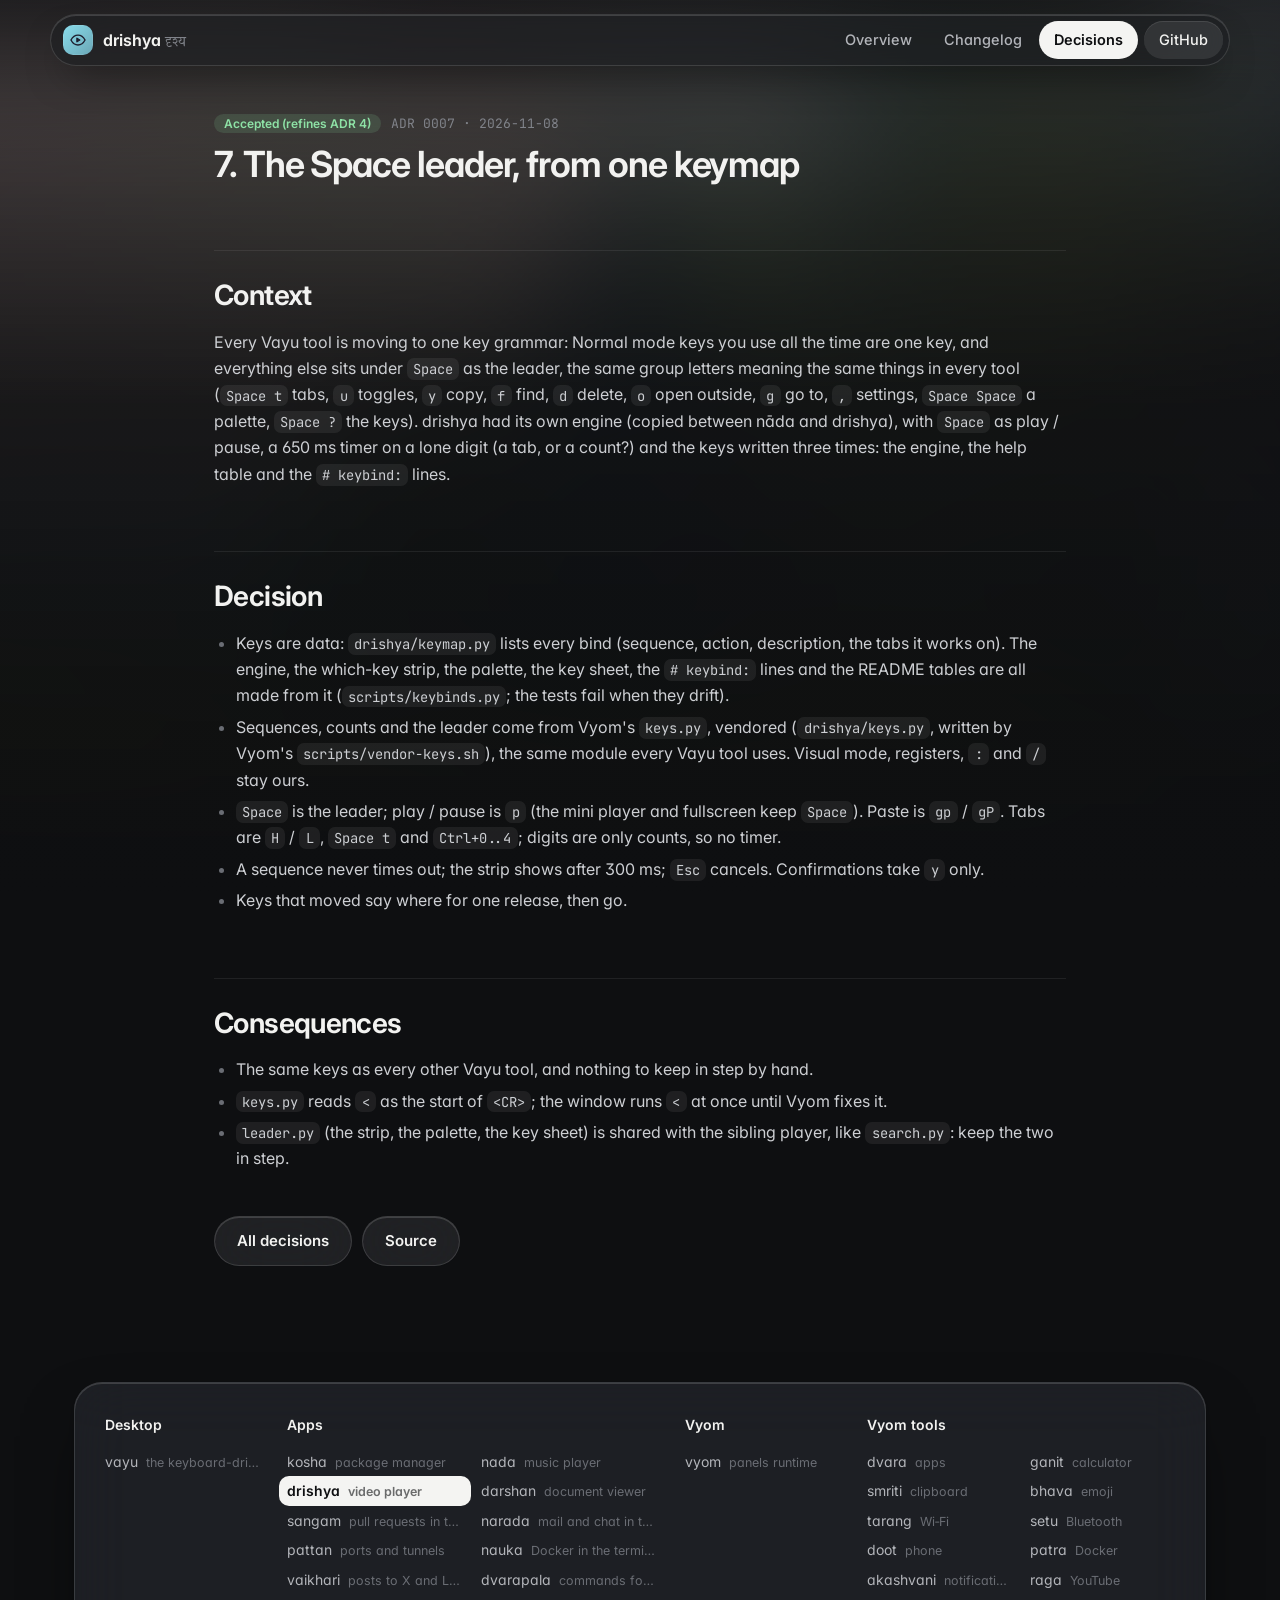
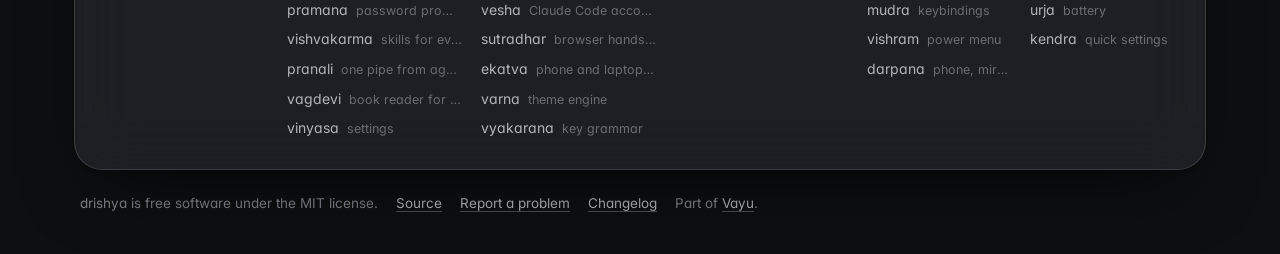
<file: docs/adr/0007-space-leader.html>
<!doctype html>
<html lang="en">
<head>
<meta charset="utf-8">
<meta name="viewport" content="width=device-width, initial-scale=1">
<title>ADR 0007: 7. The Space leader, from one keymap · drishya</title>
<meta name="description" content="A keyboard-driven video player for YouTube, your files and any stream, with resume, history and downloads.">
<meta property="og:title" content="ADR 0007: 7. The Space leader, from one keymap · drishya">
<meta property="og:description" content="A keyboard-driven video player for YouTube, your files and any stream, with resume, history and downloads.">
<meta name="theme-color" content="#0e0f11">
<link rel="icon" href="../assets/logo.svg" type="image/svg+xml">
<link rel="preconnect" href="https://fonts.googleapis.com">
<link rel="preconnect" href="https://fonts.gstatic.com" crossorigin>
<link href="https://fonts.googleapis.com/css2?family=Inter:wght@400;500;600;700&family=JetBrains+Mono:wght@400;500;600&family=Tiro+Devanagari+Sanskrit&display=swap" rel="stylesheet">
<link rel="stylesheet" href="../assets/site.css">
<style>:root{--tool:#8fd6ec}.backdrop:before{background-image:url("../assets/screenshots/watch.png")}</style>
</head>
<body class="sub">
<div class="backdrop" aria-hidden="true"></div>
<header class="top"><div class="in">
<a class="brand" href="../index.html"><img src="../assets/logo.svg" alt=""><span>drishya <small>दृश्य</small></span></a>
<nav><a href="../index.html" class="">Overview</a><a href="../changelog.html" class="">Changelog</a><a href="../adr/index.html" class="on hide">Decisions</a><a class="gh" href="https://github.com/Theyashsawarkar/drishya">GitHub</a></nav></div></header>

<div class="wrap solo"><article>
<p class="adrmeta"><span class="status accepted">Accepted (refines ADR 4)</span> <span>ADR 0007 · 2026-11-08</span></p><h2 id="7-the-space-leader-from-one-keymap"><a class="anchor" href="#7-the-space-leader-from-one-keymap">#</a>7. The Space leader, from one keymap</h2>
<h2 id="context"><a class="anchor" href="#context">#</a>Context</h2>
<p>Every Vayu tool is moving to one key grammar: Normal mode keys you use all the time are one key, and everything else sits under <code>Space</code> as the leader, the same group letters meaning the same things in every tool (<code>Space t</code> tabs, <code>u</code> toggles, <code>y</code> copy, <code>f</code> find, <code>d</code> delete, <code>o</code> open outside, <code>g</code> go to, <code>,</code> settings, <code>Space Space</code> a palette, <code>Space ?</code> the keys). drishya had its own engine (copied between nāda and drishya), with <code>Space</code> as play / pause, a 650 ms timer on a lone digit (a tab, or a count?) and the keys written three times: the engine, the help table and the <code># keybind:</code> lines.</p>
<h2 id="decision"><a class="anchor" href="#decision">#</a>Decision</h2>
<ul><li>Keys are data: <code>drishya/keymap.py</code> lists every bind (sequence, action, description, the tabs it works on). The engine, the which-key strip, the palette, the key sheet, the <code># keybind:</code> lines and the README tables are all made from it (<code>scripts/keybinds.py</code>; the tests fail when they drift).</li><li>Sequences, counts and the leader come from Vyom's <code>keys.py</code>, vendored (<code>drishya/keys.py</code>, written by Vyom's <code>scripts/vendor-keys.sh</code>), the same module every Vayu tool uses. Visual mode, registers, <code>:</code> and <code>/</code> stay ours.</li><li><code>Space</code> is the leader; play / pause is <code>p</code> (the mini player and fullscreen keep <code>Space</code>). Paste is <code>gp</code> / <code>gP</code>. Tabs are <code>H</code> / <code>L</code>, <code>Space t</code> and <code>Ctrl+0..4</code>; digits are only counts, so no timer.</li><li>A sequence never times out; the strip shows after 300 ms; <code>Esc</code> cancels. Confirmations take <code>y</code> only.</li><li>Keys that moved say where for one release, then go.</li></ul>
<h2 id="consequences"><a class="anchor" href="#consequences">#</a>Consequences</h2>
<ul><li>The same keys as every other Vayu tool, and nothing to keep in step by hand.</li><li><code>keys.py</code> reads <code>&lt;</code> as the start of <code>&lt;CR&gt;</code>; the window runs <code>&lt;</code> at once until Vyom fixes it.</li><li><code>leader.py</code> (the strip, the palette, the key sheet) is shared with the sibling player, like <code>search.py</code>: keep the two in step.</li></ul><p class="back"><a class="btn" href="index.html">All decisions</a><a class="btn" href="https://github.com/Theyashsawarkar/drishya/blob/main/docs/adr/0007-space-leader.md">Source</a></p>
</article></div>
<footer><div class="in glass"><div class=""><h4>Desktop</h4><div class="list"><a href="https://vayu.theyashsawarkar.dev/" class="">vayu <span>the keyboard-driven Wayland desktop</span></a></div></div><div class="g2"><h4>Apps</h4><div class="list"><a href="https://kosha.theyashsawarkar.dev/" class="">kosha <span>package manager</span></a><a href="https://nada.theyashsawarkar.dev/" class="">nada <span>music player</span></a><a href="https://drishya.theyashsawarkar.dev/" class="me" aria-current="page">drishya <span>video player</span></a><a href="https://darshan.theyashsawarkar.dev/" class="">darshan <span>document viewer</span></a><a href="https://sangam.theyashsawarkar.dev/" class="">sangam <span>pull requests in the terminal</span></a><a href="https://narada.theyashsawarkar.dev/" class="">narada <span>mail and chat in the terminal</span></a><a href="https://pattan.theyashsawarkar.dev/" class="">pattan <span>ports and tunnels</span></a><a href="https://nauka.theyashsawarkar.dev/" class="">nauka <span>Docker in the terminal</span></a><a href="https://vaikhari.theyashsawarkar.dev/" class="">vaikhari <span>posts to X and LinkedIn</span></a><a href="https://dvarapala.theyashsawarkar.dev/" class="">dvarapala <span>commands for AI agents, approved</span></a><a href="https://pramana.theyashsawarkar.dev/" class="">pramana <span>password prompts</span></a><a href="https://vesha.theyashsawarkar.dev/" class="">vesha <span>Claude Code accounts</span></a><a href="https://vishvakarma.theyashsawarkar.dev/" class="">vishvakarma <span>skills for every AI agent</span></a><a href="https://sutradhar.theyashsawarkar.dev/" class="">sutradhar <span>browser hands for AI agents</span></a><a href="https://pranali.theyashsawarkar.dev/" class="">pranali <span>one pipe from agents to tools</span></a><a href="https://ekatva.theyashsawarkar.dev/" class="">ekatva <span>phone and laptop, linked</span></a><a href="https://vagdevi.theyashsawarkar.dev/" class="">vagdevi <span>book reader for Android</span></a><a href="https://varna.theyashsawarkar.dev/" class="">varna <span>theme engine</span></a><a href="https://vinyasa.theyashsawarkar.dev/" class="">vinyasa <span>settings</span></a><a href="https://vyakarana.theyashsawarkar.dev/" class="">vyakarana <span>key grammar</span></a></div></div><div class=""><h4>Vyom</h4><div class="list"><a href="https://vyom.theyashsawarkar.dev/" class="">vyom <span>panels runtime</span></a></div></div><div class="g2"><h4>Vyom tools</h4><div class="list"><a href="https://dvara.theyashsawarkar.dev/" class="">dvara <span>apps</span></a><a href="https://ganit.theyashsawarkar.dev/" class="">ganit <span>calculator</span></a><a href="https://smriti.theyashsawarkar.dev/" class="">smriti <span>clipboard</span></a><a href="https://bhava.theyashsawarkar.dev/" class="">bhava <span>emoji</span></a><a href="https://tarang.theyashsawarkar.dev/" class="">tarang <span>Wi‑Fi</span></a><a href="https://setu.theyashsawarkar.dev/" class="">setu <span>Bluetooth</span></a><a href="https://doot.theyashsawarkar.dev/" class="">doot <span>phone</span></a><a href="https://patra.theyashsawarkar.dev/" class="">patra <span>Docker</span></a><a href="https://akashvani.theyashsawarkar.dev/" class="">akashvani <span>notifications</span></a><a href="https://raga.theyashsawarkar.dev/" class="">raga <span>YouTube</span></a><a href="https://mudra.theyashsawarkar.dev/" class="">mudra <span>keybindings</span></a><a href="https://urja.theyashsawarkar.dev/" class="">urja <span>battery</span></a><a href="https://vishram.theyashsawarkar.dev/" class="">vishram <span>power menu</span></a><a href="https://kendra.theyashsawarkar.dev/" class="">kendra <span>quick settings</span></a><a href="https://darpana.theyashsawarkar.dev/" class="">darpana <span>phone, mirrored</span></a></div></div></div>
<div class="bottom"><span>drishya is free software under the MIT license.</span><a href="https://github.com/Theyashsawarkar/drishya">Source</a><a href="https://github.com/Theyashsawarkar/drishya/issues">Report a problem</a><a href="../changelog.html">Changelog</a><span>Part of <a href="https://vayu.theyashsawarkar.dev/">Vayu</a>.</span></div></footer>
<script>
document.querySelectorAll('pre.code').forEach(p=>{const b=document.createElement('button');b.className='copy';b.type='button';b.textContent='Copy';
b.onclick=()=>{navigator.clipboard.writeText(p.querySelector('code').innerText).then(()=>{b.textContent='Copied';b.classList.add('done');setTimeout(()=>{b.textContent='Copy';b.classList.remove('done')},1400)})};p.appendChild(b)});
const links=[...document.querySelectorAll('.toc a')];if(links.length){const hs=links.map(a=>document.getElementById(a.hash.slice(1))).filter(Boolean);
const on=()=>{let cur=hs[0];for(const h of hs){if(h.getBoundingClientRect().top<120)cur=h}links.forEach(a=>a.classList.toggle('on',cur&&a.hash==='#'+cur.id))};
addEventListener('scroll',on,{passive:true});on()}
</script>
</body>
</html>
</file>
<file: docs/assets/site.css>
/* Vayu's Spatial look (the same as vayu.theyashsawarkar.dev): graphite
   glass floating over the tool's own screenshot, blurred far out of focus;
   very round; where you are is a near-white pill or brighter glass; no
   glows; colour only where it means something. The tool's own colour
   (--tool) is only its signature: the release dots. */
:root{--crust:#0e0f11;--mantle:#141518;--base:#1b1c20;--s0:#2a2c31;--s1:#3a3c42;--ov0:#6a6d74;--ov1:#80838a;
--sub0:#b3b5ba;--sub1:#cdcfd3;--text:#f2f2f0;--accent:#f4f4f2;--green:#8ee2a6;--peach:#f7b07d;--red:#ff9389;--blue:#93c4ff;--yellow:#f3d47f;
--glass:rgba(52,54,60,.44);--hi:rgba(255,255,255,.09);--rim:rgba(255,255,255,.13);--lit:inset 0 1px 0 rgba(255,255,255,.15);
--float:0 30px 70px -24px rgba(0,0,0,.7),0 2px 6px rgba(0,0,0,.25);--blur:blur(28px) saturate(160%);
--ui:"Inter","Adwaita Sans",system-ui,sans-serif;--mono:"JetBrains Mono","JetBrainsMono Nerd Font",ui-monospace,monospace;
--sa:"Tiro Devanagari Sanskrit","Noto Serif Devanagari",serif;color-scheme:dark}
*{box-sizing:border-box}html{scroll-behavior:smooth;scroll-padding-top:96px}
body{margin:0;min-height:100vh;background:var(--crust);color:var(--text);font:16px/1.65 var(--ui);-webkit-font-smoothing:antialiased;font-feature-settings:"cv11","ss01"}
/* the backdrop: the tool's screenshot, out of focus, fading to graphite */
.backdrop{position:fixed;inset:0;z-index:-1;overflow:hidden;pointer-events:none}
.backdrop:before{content:"";position:absolute;inset:-12%;background:center/cover no-repeat;filter:blur(64px) saturate(1.25) brightness(.62);transform:translateZ(0)}
.backdrop:after{content:"";position:absolute;inset:0;background:linear-gradient(to bottom,rgba(14,15,17,.25),rgba(14,15,17,.8) 60%,var(--crust))}
.backdrop.none:before{background:radial-gradient(60% 50% at 50% 0%,color-mix(in srgb,var(--tool) 22%,transparent),transparent 70%);filter:none}
.sub .backdrop:after{background:linear-gradient(to bottom,rgba(14,15,17,.55),rgba(14,15,17,.93) 45%,var(--crust))}
a{color:var(--accent);text-decoration:underline;text-decoration-color:rgba(244,244,242,.3);text-underline-offset:3px}
a:hover{text-decoration-color:currentColor}
code{font:.86em var(--mono);background:rgba(255,255,255,.07);padding:.14em .45em;border-radius:7px;color:var(--sub1)}
kbd{display:inline-block;min-width:1.7em;padding:.05em .45em;font:500 .8em/1.6 var(--mono);text-align:center;color:var(--text);background:rgba(255,255,255,.08);border:1px solid rgba(255,255,255,.14);border-bottom-width:2px;border-radius:8px}
img{max-width:100%;height:auto}
:focus-visible{outline:2px solid var(--accent);outline-offset:3px;border-radius:10px}
.glass{background:var(--glass);-webkit-backdrop-filter:var(--blur);backdrop-filter:var(--blur);border:1px solid var(--rim);box-shadow:var(--lit),var(--float)}
/* nav: a floating glass capsule; the page you're on is the near-white pill */
.top{position:sticky;top:0;z-index:20;padding:14px 24px 0}
.top .in{max-width:1180px;margin:0 auto;padding:6px 6px 6px 10px;display:flex;align-items:center;gap:18px;border-radius:999px;
background:rgba(30,31,35,.62);-webkit-backdrop-filter:var(--blur);backdrop-filter:var(--blur);border:1px solid var(--rim);box-shadow:var(--lit),0 18px 40px -18px rgba(0,0,0,.7)}
.brand{display:flex;align-items:center;gap:10px;font-weight:650;font-size:16px;color:var(--text);text-decoration:none;padding:2px 6px 2px 2px;border-radius:999px}
.brand img{width:30px;height:30px;border-radius:10px}.brand small{font:400 14px var(--sa);color:var(--ov1)}
.top nav{display:flex;gap:2px;margin-left:auto}
.top nav a{color:var(--sub0);padding:7px 15px;border-radius:999px;font-size:14.5px;font-weight:500;text-decoration:none;white-space:nowrap;transition:background-color .15s,color .15s}
.top nav a:hover{background:rgba(255,255,255,.08);color:var(--text)}
.top nav a.on{background:var(--accent);color:var(--crust);font-weight:600}
.top nav a.gh{color:var(--text);background:rgba(255,255,255,.09);box-shadow:inset 0 1px 0 rgba(255,255,255,.1);margin-left:4px}.top nav a.gh:hover{background:rgba(255,255,255,.15)}
/* hero: the logo, the name, the verse, then the tool itself */
.hero{max-width:860px;margin:0 auto;padding:76px 24px 0;text-align:center}
.hero .logo{width:104px;height:104px;border-radius:28px;box-shadow:0 26px 50px -18px rgba(0,0,0,.8),0 0 0 1px rgba(255,255,255,.08)}
.hero h1{font-size:clamp(46px,7vw,76px);line-height:1;margin:26px 0 10px;letter-spacing:-.04em;font-weight:700}
.hero .sa{font-size:16px;color:var(--sub0)}.hero .sa b{font:400 21px var(--sa);color:var(--sub1);margin-right:6px}.hero .sa i{font-style:normal;color:var(--ov1)}
.hero p.lead{font-size:19.5px;line-height:1.55;color:var(--sub1);max-width:34em;margin:22px auto 0;text-wrap:pretty}
.hero .shloka{margin:34px auto 0;max-width:600px}
.hero .shloka p{margin:0;font:400 21px/1.55 var(--sa);color:var(--text)}
.hero .shloka figcaption{margin-top:10px;font-size:14.5px;color:var(--sub0);text-wrap:pretty}.hero .shloka cite{display:block;margin-top:2px;color:var(--ov1);font-style:normal;font-size:13px}
.cta{display:flex;gap:10px;flex-wrap:wrap;justify-content:center;margin-top:32px}
.btn{display:inline-flex;align-items:center;gap:8px;padding:12px 22px;border-radius:999px;font-weight:600;font-size:15px;color:var(--text);
background:rgba(255,255,255,.08);border:1px solid var(--rim);box-shadow:var(--lit);-webkit-backdrop-filter:var(--blur);backdrop-filter:var(--blur);text-decoration:none;transition:background-color .15s}
.btn:hover{background:rgba(255,255,255,.14)}
.btn.primary{background:var(--accent);color:var(--crust);border-color:transparent;box-shadow:0 10px 30px -12px rgba(0,0,0,.6)}.btn.primary:hover{background:#fff}
.meta{display:flex;gap:6px;flex-wrap:wrap;justify-content:center;margin-top:20px;font-size:13.5px;color:var(--ov1)}
.meta span{padding:4px 12px;border-radius:999px;border:1px solid rgba(255,255,255,.09)}.meta b{color:var(--sub1);font-weight:600}
.shot{max-width:1180px;margin:56px auto 0;padding:0 24px;display:flex;gap:22px;justify-content:center;align-items:flex-start}
.shot img{display:block;border-radius:26px;border:1px solid var(--rim);background:var(--base);box-shadow:0 0 0 6px rgba(255,255,255,.04),0 50px 110px -30px rgba(0,0,0,.85)}
.shot.many img{flex:1 1 0;min-width:0;max-width:300px;border-radius:30px}
.shot figcaption{display:none}
/* layout: a glass "On this page" panel beside the article */
.wrap{max-width:1180px;margin:0 auto;padding:72px 24px 40px;display:grid;grid-template-columns:240px minmax(0,1fr);gap:56px}
.sub .wrap{padding-top:48px}
.wrap.solo{grid-template-columns:minmax(0,1fr);max-width:900px}.wrap.solo article{max-width:none}
.adrmeta+h2{border-top:0;padding-top:0;margin-top:10px;font-size:36px;letter-spacing:-.03em}
article>h2:first-child{font-size:36px;letter-spacing:-.03em}
.toc{position:sticky;top:92px;align-self:start;max-height:calc(100vh - 112px);overflow:auto;scrollbar-width:thin;scrollbar-color:rgba(255,255,255,.15) transparent;
padding:14px 8px 10px;border-radius:24px;background:rgba(30,31,35,.6);-webkit-backdrop-filter:var(--blur);backdrop-filter:var(--blur);border:1px solid var(--rim);box-shadow:var(--lit),0 24px 50px -24px rgba(0,0,0,.7)}
.toc:empty{display:none}
.toc b{display:block;font-size:13px;font-weight:600;color:var(--ov1);margin:0 12px 6px}
.toc a{display:block;color:var(--sub0);padding:6px 12px;border-radius:14px;font-size:13.5px;line-height:1.4;text-decoration:none;transition:background-color .15s,color .15s}
.toc a.l3{padding:4px 12px 4px 24px;font-size:12.5px;color:var(--ov1)}
.toc a:hover{color:var(--text);background:rgba(255,255,255,.06)}
.toc a.on{color:var(--text);background:rgba(255,255,255,.11);box-shadow:inset 0 1px 0 rgba(255,255,255,.12),inset 0 0 0 1px rgba(255,255,255,.08)}
article{min-width:0;max-width:820px}
article h2{font-size:28px;line-height:1.2;letter-spacing:-.022em;margin:64px 0 14px;padding-top:28px;border-top:1px solid rgba(255,255,255,.08);font-weight:650}
article>h2:first-child,article>section:first-child h2{margin-top:0;padding-top:0;border-top:0}
article h3{font-size:19px;margin:34px 0 10px;font-weight:600;letter-spacing:-.01em}article h4{font-size:16px;margin:24px 0 8px;color:var(--sub1)}
article p,article li{color:var(--sub1);overflow-wrap:anywhere}article strong{color:var(--text);font-weight:600}
article .anchor{opacity:0;margin-left:-22px;width:22px;display:inline-block;color:var(--ov0);text-decoration:none}
article h2:hover .anchor,article h3:hover .anchor{opacity:1}
article ul,article ol{padding-left:22px}article li{margin:5px 0}article li::marker{color:var(--ov0)}
article img{border-radius:22px;border:1px solid var(--rim);box-shadow:0 30px 70px -28px rgba(0,0,0,.85)}
article p[align=center]{text-align:center}article p[align=center] img{margin:6px 0}
article blockquote{margin:22px 0;padding:14px 20px;background:rgba(255,255,255,.04);border:1px solid rgba(255,255,255,.08);box-shadow:inset 0 1px 0 rgba(255,255,255,.06);border-radius:20px}
article blockquote p{margin:.2em 0;color:var(--sub0)}
pre.code{position:relative;background:rgba(10,11,13,.6);border:1px solid rgba(255,255,255,.08);border-radius:18px;padding:18px 20px;overflow:auto;font:13.5px/1.65 var(--mono);color:var(--sub1)}
pre.code code{background:none;padding:0;font-size:inherit;color:inherit}
pre.code .copy{position:absolute;top:10px;right:10px;font:600 12.5px var(--ui);padding:5px 13px;border-radius:999px;border:1px solid rgba(255,255,255,.12);background:rgba(255,255,255,.08);color:var(--sub1);cursor:pointer;opacity:0;transition:opacity .15s,background-color .15s}
pre.code:hover .copy,pre.code .copy:focus-visible{opacity:1}pre.code .copy:hover{background:var(--accent);color:var(--crust)}
pre.code .copy.done{background:var(--green);color:var(--crust);border-color:transparent;opacity:1}
.table{overflow:auto;margin:18px 0 22px;border:1px solid rgba(255,255,255,.09);border-radius:20px;background:rgba(255,255,255,.035)}
table{border-collapse:collapse;width:100%;font-size:14.5px}
th{text-align:left;color:var(--ov1);font-size:13px;font-weight:600;padding:12px 16px;border-bottom:1px solid rgba(255,255,255,.08);white-space:nowrap}
td{padding:11px 16px;border-top:1px solid rgba(255,255,255,.05);color:var(--sub1);vertical-align:top}tbody tr:first-child td{border-top:0}
td code{white-space:nowrap}
/* changelog: each release a glass card on a thread */
.release{position:relative;margin:0 0 18px 22px;padding:22px 26px 10px;border-radius:24px;background:rgba(255,255,255,.035);border:1px solid rgba(255,255,255,.08);box-shadow:inset 0 1px 0 rgba(255,255,255,.07)}
.release:before{content:"";position:absolute;left:-23px;top:0;bottom:-18px;width:1px;background:rgba(255,255,255,.1)}
.release:after{content:"";position:absolute;left:-28px;top:30px;width:11px;height:11px;border-radius:50%;background:var(--tool);box-shadow:0 0 0 4px var(--crust)}
.release:last-child:before{bottom:auto;height:30px}
.release h2{margin:0 0 6px;padding:0;border:0;font-size:22px;display:flex;align-items:baseline;flex-wrap:wrap;gap:4px 12px}
.release h2 .date{font:500 13.5px var(--mono);color:var(--ov1)}
.release .tag{font:600 12.5px var(--ui);padding:3px 11px;border-radius:999px;background:rgba(255,255,255,.08);color:var(--sub1);text-decoration:none;margin-left:auto}
.release .tag:hover{background:rgba(255,255,255,.14);color:var(--text)}
.release h3{font-size:15px;color:var(--sub0);margin:18px 0 6px}
/* decisions */
.cards{display:grid;grid-template-columns:repeat(auto-fill,minmax(min(300px,100%),1fr));gap:14px;margin:22px 0}
.card{display:block;background:rgba(255,255,255,.04);border:1px solid rgba(255,255,255,.09);box-shadow:inset 0 1px 0 rgba(255,255,255,.07);border-radius:24px;padding:20px 22px;color:var(--text);text-decoration:none;transition:background-color .15s,border-color .15s}
.card:hover{background:var(--hi);border-color:rgba(255,255,255,.18)}
.card .n{font:500 12.5px var(--mono);color:var(--ov1);display:flex;gap:8px;align-items:center}.card h3{margin:10px 0 6px;font-size:17px;line-height:1.35}.card p{margin:0;color:var(--sub0);font-size:14px}
.status{display:inline-block;font:600 12px var(--ui);padding:2px 10px;border-radius:999px;background:rgba(142,226,166,.14);color:var(--green)}
.status.superseded,.status.deprecated{background:rgba(247,176,125,.14);color:var(--peach)}.status.proposed{background:rgba(147,196,255,.14);color:var(--blue)}
.adrmeta{display:flex;gap:10px;align-items:center;font:13px var(--mono);color:var(--ov1);margin:0 0 6px}
.back{display:flex;gap:10px;margin-top:44px}.back a{text-decoration:none}
/* footer: the family, in one glass panel */
footer{max-width:1180px;margin:60px auto 0;padding:0 24px 40px}
footer .in{display:grid;grid-template-columns:1fr 2.4fr 1fr 2fr;gap:28px;padding:30px 30px 26px;border-radius:28px}
footer h4{margin:0 0 10px;font-size:14px;font-weight:600;color:var(--text)}
footer .list{display:grid;gap:0 18px}footer .g2 .list{grid-template-columns:1fr 1fr}
footer a{display:flex;gap:8px;align-items:baseline;color:var(--sub0);font-size:14px;padding:3px 8px;margin:0 -8px;border-radius:10px;text-decoration:none;min-width:0}
footer a:hover{color:var(--text);background:rgba(255,255,255,.06)}footer a span{color:var(--ov0);font-size:12.5px;white-space:nowrap;overflow:hidden;text-overflow:ellipsis}
footer a.me{color:var(--crust);background:var(--accent);font-weight:600}footer a.me span{color:rgba(14,15,17,.6)}
footer .bottom{display:flex;flex-wrap:wrap;gap:6px 18px;padding:22px 6px 0;color:var(--ov1);font-size:13.5px}
footer .bottom a{display:inline;padding:0;margin:0;font-size:13.5px;color:var(--sub0);text-decoration:underline;text-decoration-color:rgba(255,255,255,.25)}footer .bottom a:hover{background:none}
@media(max-width:1000px){footer .in{grid-template-columns:1fr 1fr}}
@media(max-width:900px){.wrap{grid-template-columns:1fr;gap:28px}.toc{display:none}}
@media(max-width:640px){.top{padding:10px 10px 0}.top .in{gap:6px;padding-left:6px}.brand small,.brand span{display:none}
.top nav{overflow-x:auto;scrollbar-width:none}.top nav::-webkit-scrollbar{display:none}.top nav a{padding:7px 11px;font-size:14px}.top nav a.hide{display:none}
.hero{padding:44px 16px 0}.hero .logo{width:84px;height:84px;border-radius:23px}.hero p.lead{font-size:17px}.hero .shloka p{font-size:18.5px}
.shot{margin-top:36px;padding:0 16px;gap:10px}.shot img{border-radius:16px}.shot.many img{border-radius:18px}
.wrap{padding:52px 16px 32px}article h2{font-size:23px}.release{margin-left:14px;padding:18px 18px 8px}.release:before{left:-15px}.release:after{left:-20px}
footer{padding:0 16px 32px}footer .in{grid-template-columns:1fr;padding:22px 20px}footer .g2 .list{grid-template-columns:1fr}}
@media(prefers-reduced-motion:reduce){html{scroll-behavior:auto}*{transition:none!important}}
</file>
